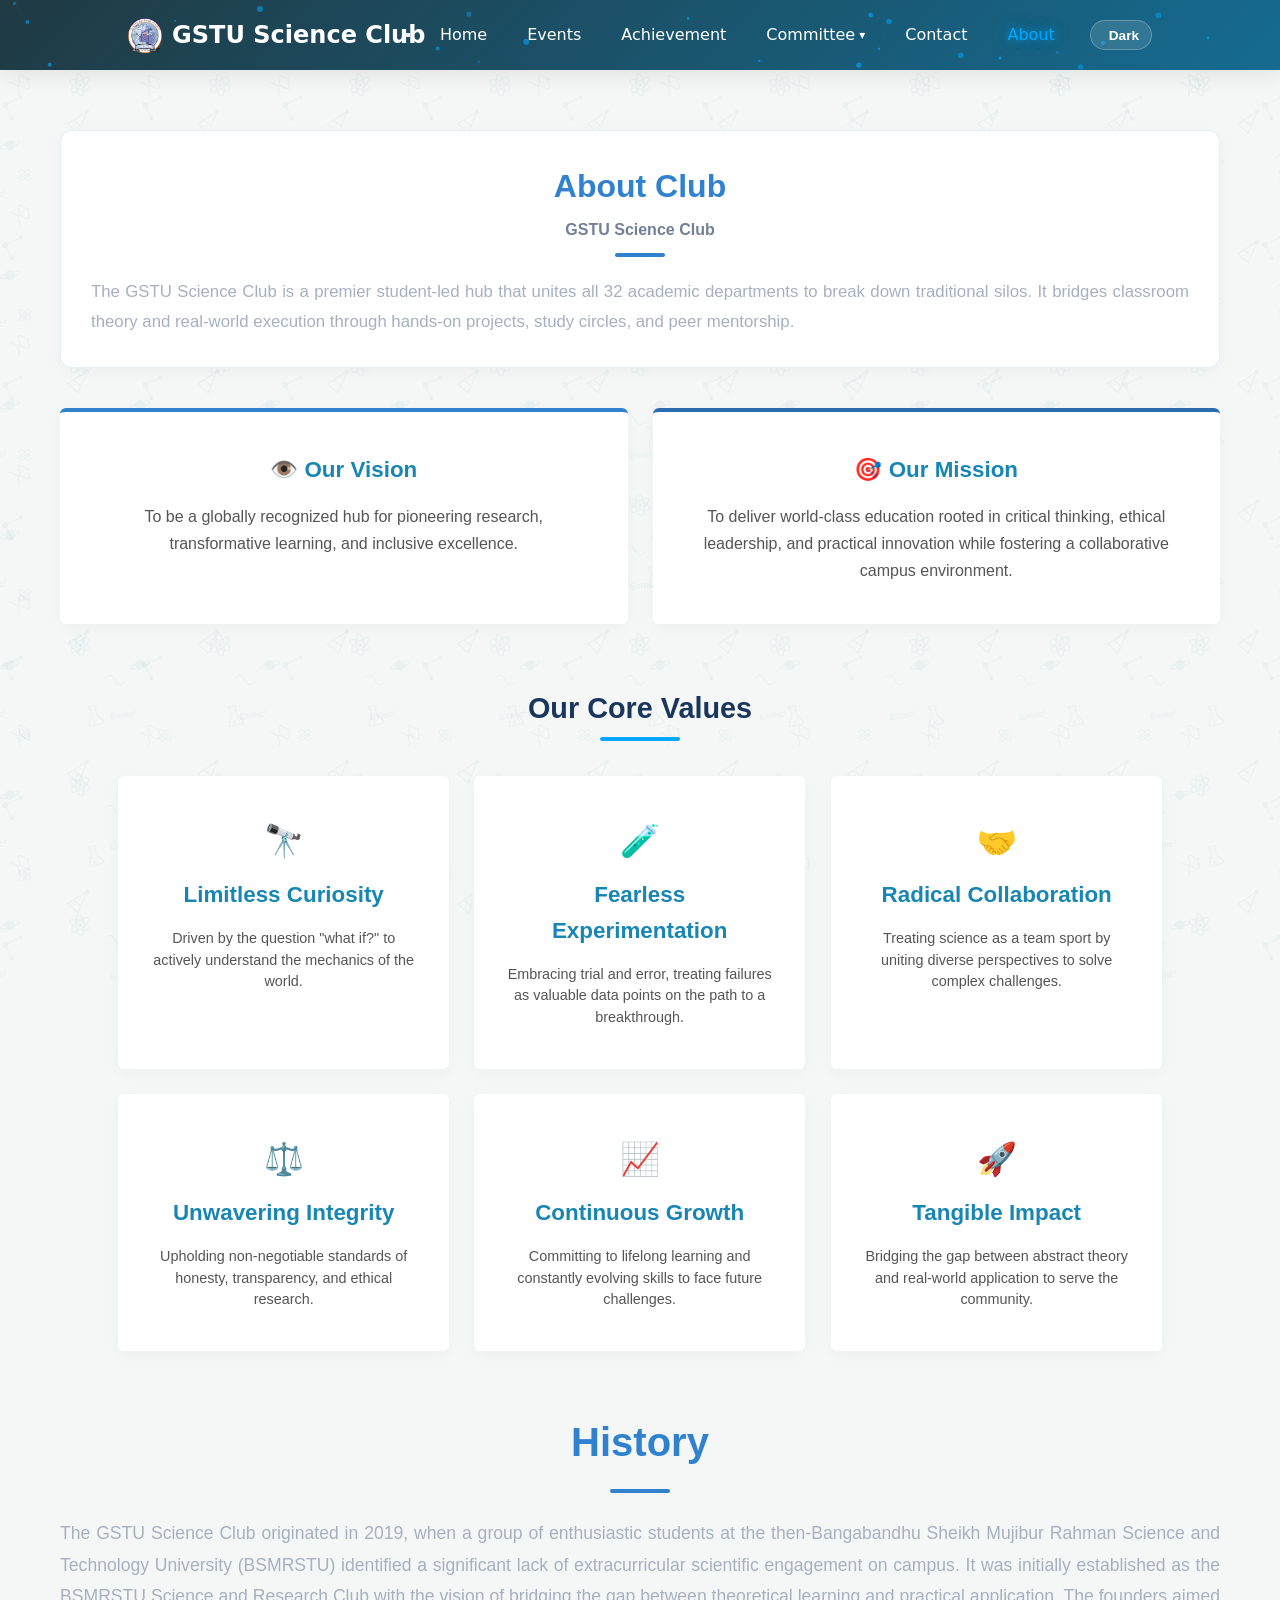
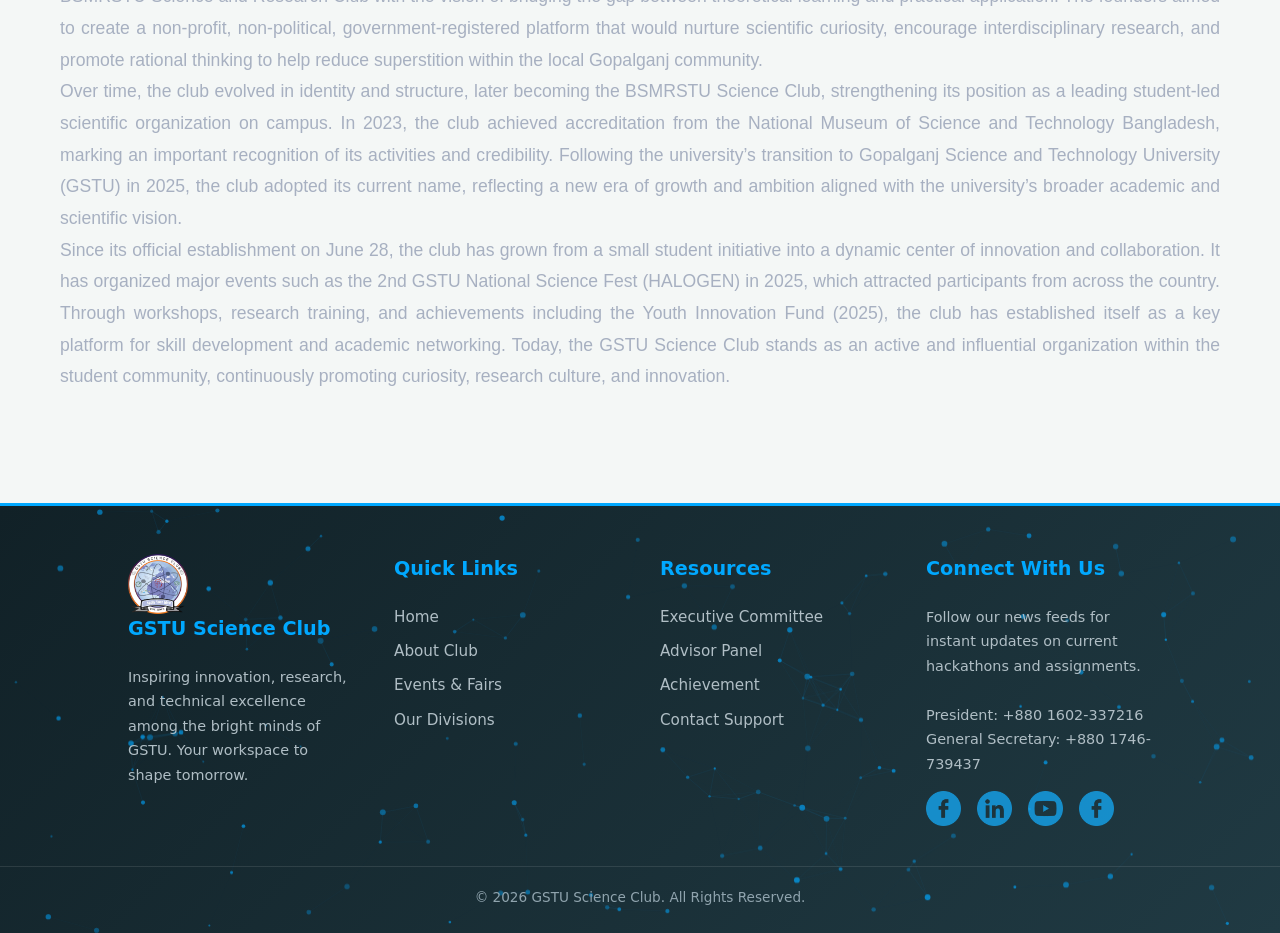
<file: about.html>
<!DOCTYPE html>
<html lang="en">
<head>
    <meta charset="UTF-8">
    <meta name="viewport" content="width=device-width, initial-scale=1.0">
    <title>About GSTU Science Club</title>
    <link rel="stylesheet" href="style.css">
</head>
<body>

    <universal-header></universal-header>

<section style="max-width: 1200px; margin: 0 auto; padding: 60px 20px; font-family: sans-serif; color: #333;">
    
        <div class="reveal-on-scroll" style="background: var(--card-bg); padding: 30px; border-radius: 12px; box-shadow: 0 4px 15px rgba(0,0,0,0.03); border: 1px solid rgba(24, 134, 181, 0.12); display: flex; flex-direction: column;">
            <div style="text-align: center; margin-bottom: 10px; width: 100%;">
                <h2 style="font-size: 2rem; color: #3182ce; margin: 0 0 5px 0;">About Club</h2>
                <span style="font-size: 1rem; color: #718096; font-weight: 500; display: block;"><b>GSTU Science Club</b></span>
            </div>
            <div style="width: 50px; height: 4px; background: #3182ce; margin: 0 auto 20px auto; border-radius: 2px;"></div>
            <p style="line-height: 1.8; color: #a7b0c1; font-size: 1.05rem; text-align: justify; margin: 0;">
                The GSTU Science Club is a premier student-led hub that unites all 32 academic departments to break down traditional silos. It bridges classroom theory and real-world execution through hands-on projects, study circles, and peer mentorship.
            </p>
        </div>

    <div class="grid reveal-on-scroll" style="margin-top: 40px; margin-bottom: 60px;">
        <div class="card" style="border-top: 4px solid #3182ce;">
            <h3 style="display: flex; align-items: center; justify-content: center; gap: 10px;">
                👁️ Our Vision
            </h3>
            <p style="line-height: 1.7; margin-top: 10px;">
                To be a globally recognized hub for pioneering research, transformative learning, and inclusive excellence.
            </p>
        </div>
        <div class="card" style="border-top: 4px solid #2b6cb0;">
            <h3 style="display: flex; align-items: center; justify-content: center; gap: 10px;">
                🎯 Our Mission
            </h3>
            <p style="line-height: 1.7; margin-top: 10px;">
                To deliver world-class education rooted in critical thinking, ethical leadership, and practical innovation while fostering a collaborative campus environment.
            </p>
        </div>
    </div>

    <div class="section-container reveal-on-scroll" style="margin: 0 auto 60px auto;">
        <h2 class="section-title" style="font-size: 1.8rem; margin-bottom: 35px; color: #1a365d;">Our Core Values</h2>
        
        <div class="grid">
            
            <div class="card reveal-on-scroll">
                <div style="font-size: 2rem; margin-bottom: 10px;">🔭</div>
                <h3>Limitless Curiosity</h3>
                <p style="font-size: 0.9rem; line-height: 1.5; margin-top: 10px;">Driven by the question "what if?" to actively understand the mechanics of the world.</p>
            </div>

            <div class="card reveal-on-scroll">
                <div style="font-size: 2rem; margin-bottom: 10px;">🧪</div>
                <h3>Fearless Experimentation</h3>
                <p style="font-size: 0.9rem; line-height: 1.5; margin-top: 10px;">Embracing trial and error, treating failures as valuable data points on the path to a breakthrough.</p>
            </div>

            <div class="card reveal-on-scroll">
                <div style="font-size: 2rem; margin-bottom: 10px;">🤝</div>
                <h3>Radical Collaboration</h3>
                <p style="font-size: 0.9rem; line-height: 1.5; margin-top: 10px;">Treating science as a team sport by uniting diverse perspectives to solve complex challenges.</p>
            </div>

            <div class="card reveal-on-scroll">
                <div style="font-size: 2rem; margin-bottom: 10px;">⚖️</div>
                <h3>Unwavering Integrity</h3>
                <p style="font-size: 0.9rem; line-height: 1.5; margin-top: 10px;">Upholding non-negotiable standards of honesty, transparency, and ethical research.</p>
            </div>

            <div class="card reveal-on-scroll">
                <div style="font-size: 2rem; margin-bottom: 10px;">📈</div>
                <h3>Continuous Growth</h3>
                <p style="font-size: 0.9rem; line-height: 1.5; margin-top: 10px;">Committing to lifelong learning and constantly evolving skills to face future challenges.</p>
            </div>

            <div class="card reveal-on-scroll">
                <div style="font-size: 2rem; margin-bottom: 10px;">🚀</div>
                <h3>Tangible Impact</h3>
                <p style="font-size: 0.9rem; line-height: 1.5; margin-top: 10px;">Bridging the gap between abstract theory and real-world application to serve the community.</p>
            </div>

        </div>
    </div>

    <div class="reveal-on-scroll" style="text-align: center; max-width: 1200px; margin: 0 auto 50px auto;">
        <h2 style="font-size: 2.5rem; color: #3182ce; margin-bottom: 15px;">History</h2>
        <div style="width: 60px; height: 4px; background: #3182ce; margin: 0 auto 25px auto; border-radius: 2px;"></div>
        <p style="line-height: 1.8; color: #a7b0c1; font-size: 1.1rem; text-align: justify;">
            The GSTU Science Club originated in 2019, when a group of enthusiastic students at the then-Bangabandhu Sheikh Mujibur Rahman Science and Technology University (BSMRSTU) identified a significant lack of extracurricular scientific engagement on campus. It was initially established as the BSMRSTU Science and Research Club with the vision of bridging the gap between theoretical learning and practical application. The founders aimed to create a non-profit, non-political, government-registered platform that would nurture scientific curiosity, encourage interdisciplinary research, and promote rational thinking to help reduce superstition within the local Gopalganj community.
        </p>

        <p style="line-height: 1.8; color: #a7b0c1; font-size: 1.1rem; text-align: justify;">
            Over time, the club evolved in identity and structure, later becoming the BSMRSTU Science Club, strengthening its position as a leading student-led scientific organization on campus. In 2023, the club achieved accreditation from the National Museum of Science and Technology Bangladesh, marking an important recognition of its activities and credibility. Following the university’s transition to Gopalganj Science and Technology University (GSTU) in 2025, the club adopted its current name, reflecting a new era of growth and ambition aligned with the university’s broader academic and scientific vision.
        </p>

        <p style="line-height: 1.8; color: #a7b0c1; font-size: 1.1rem; text-align: justify;">
            Since its official establishment on June 28, the club has grown from a small student initiative into a dynamic center of innovation and collaboration. It has organized major events such as the 2nd GSTU National Science Fest (HALOGEN) in 2025, which attracted participants from across the country. Through workshops, research training, and achievements including the Youth Innovation Fund (2025), the club has established itself as a key platform for skill development and academic networking. Today, the GSTU Science Club stands as an active and influential organization within the student community, continuously promoting curiosity, research culture, and innovation.
        </p>
    </div>

</section>

    <universal-footer></universal-footer>

    <script src="main.js"></script>
</body>
</html>
</file>
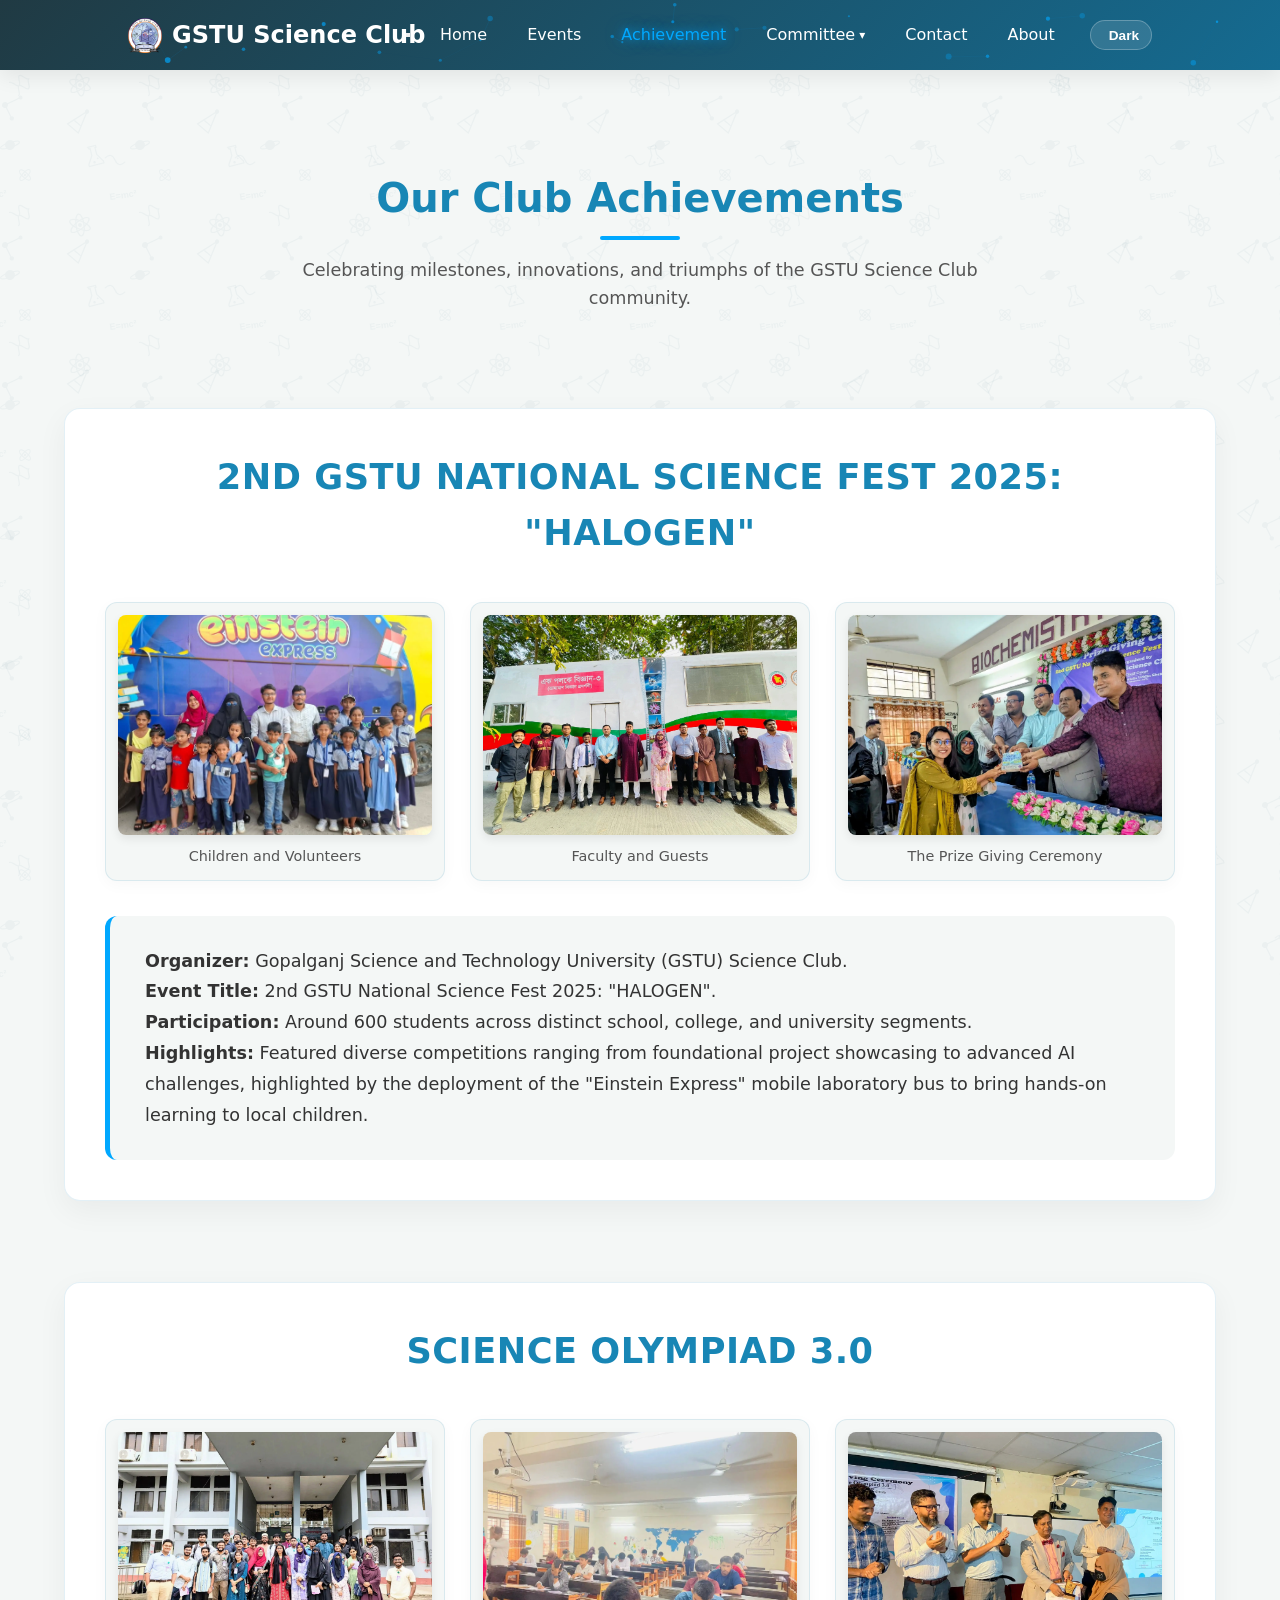
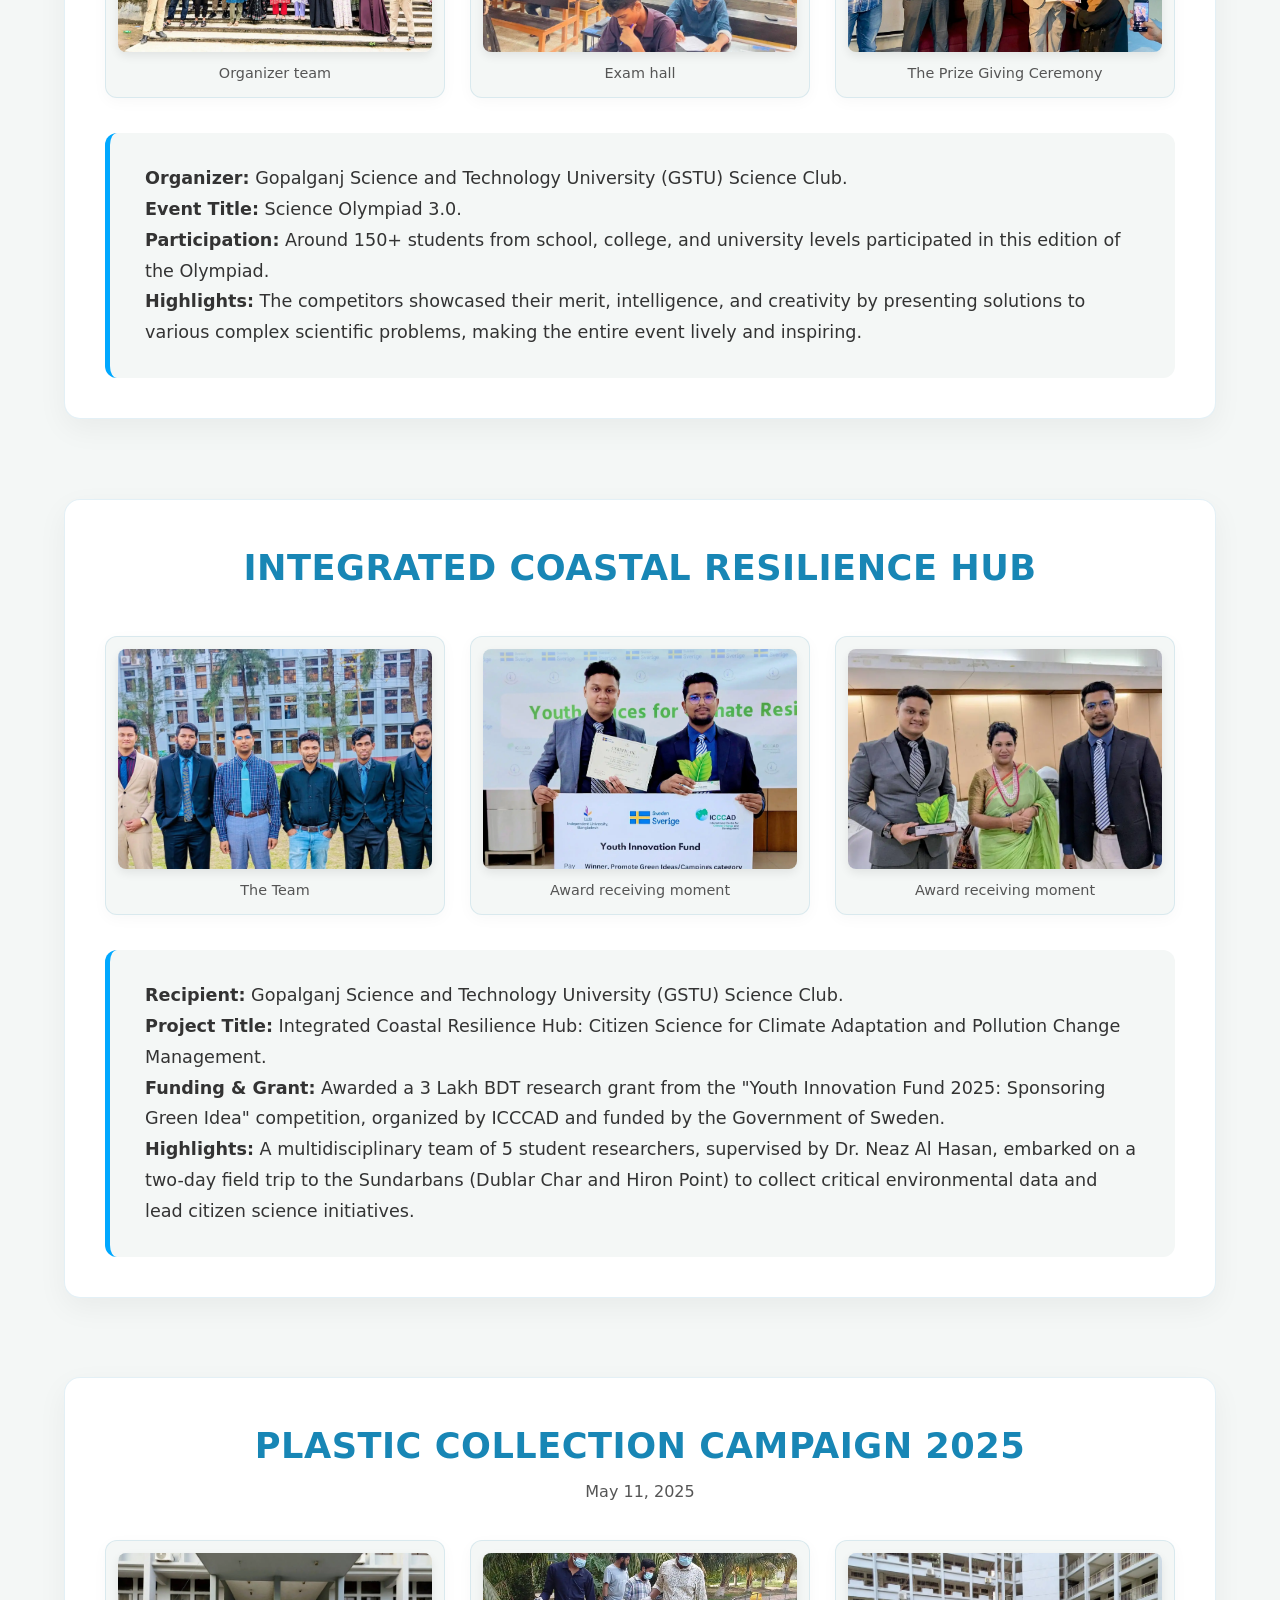
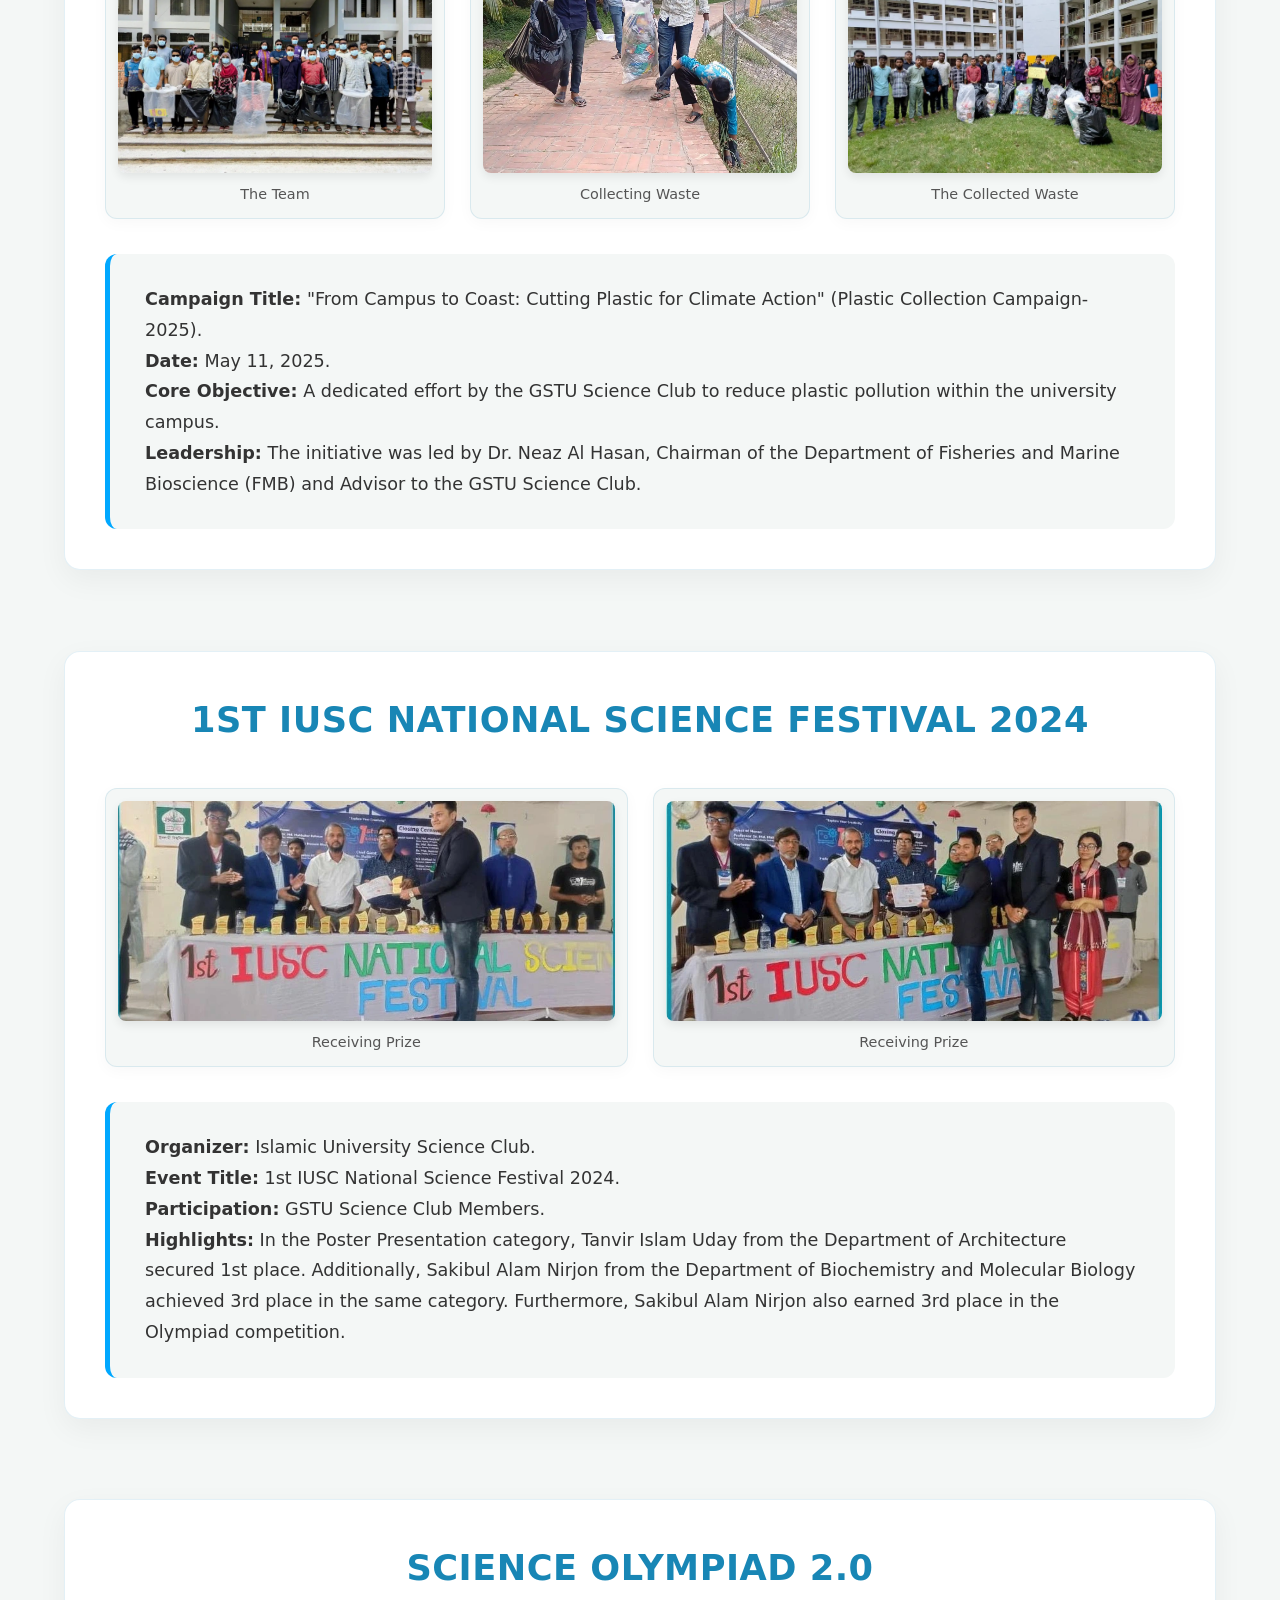
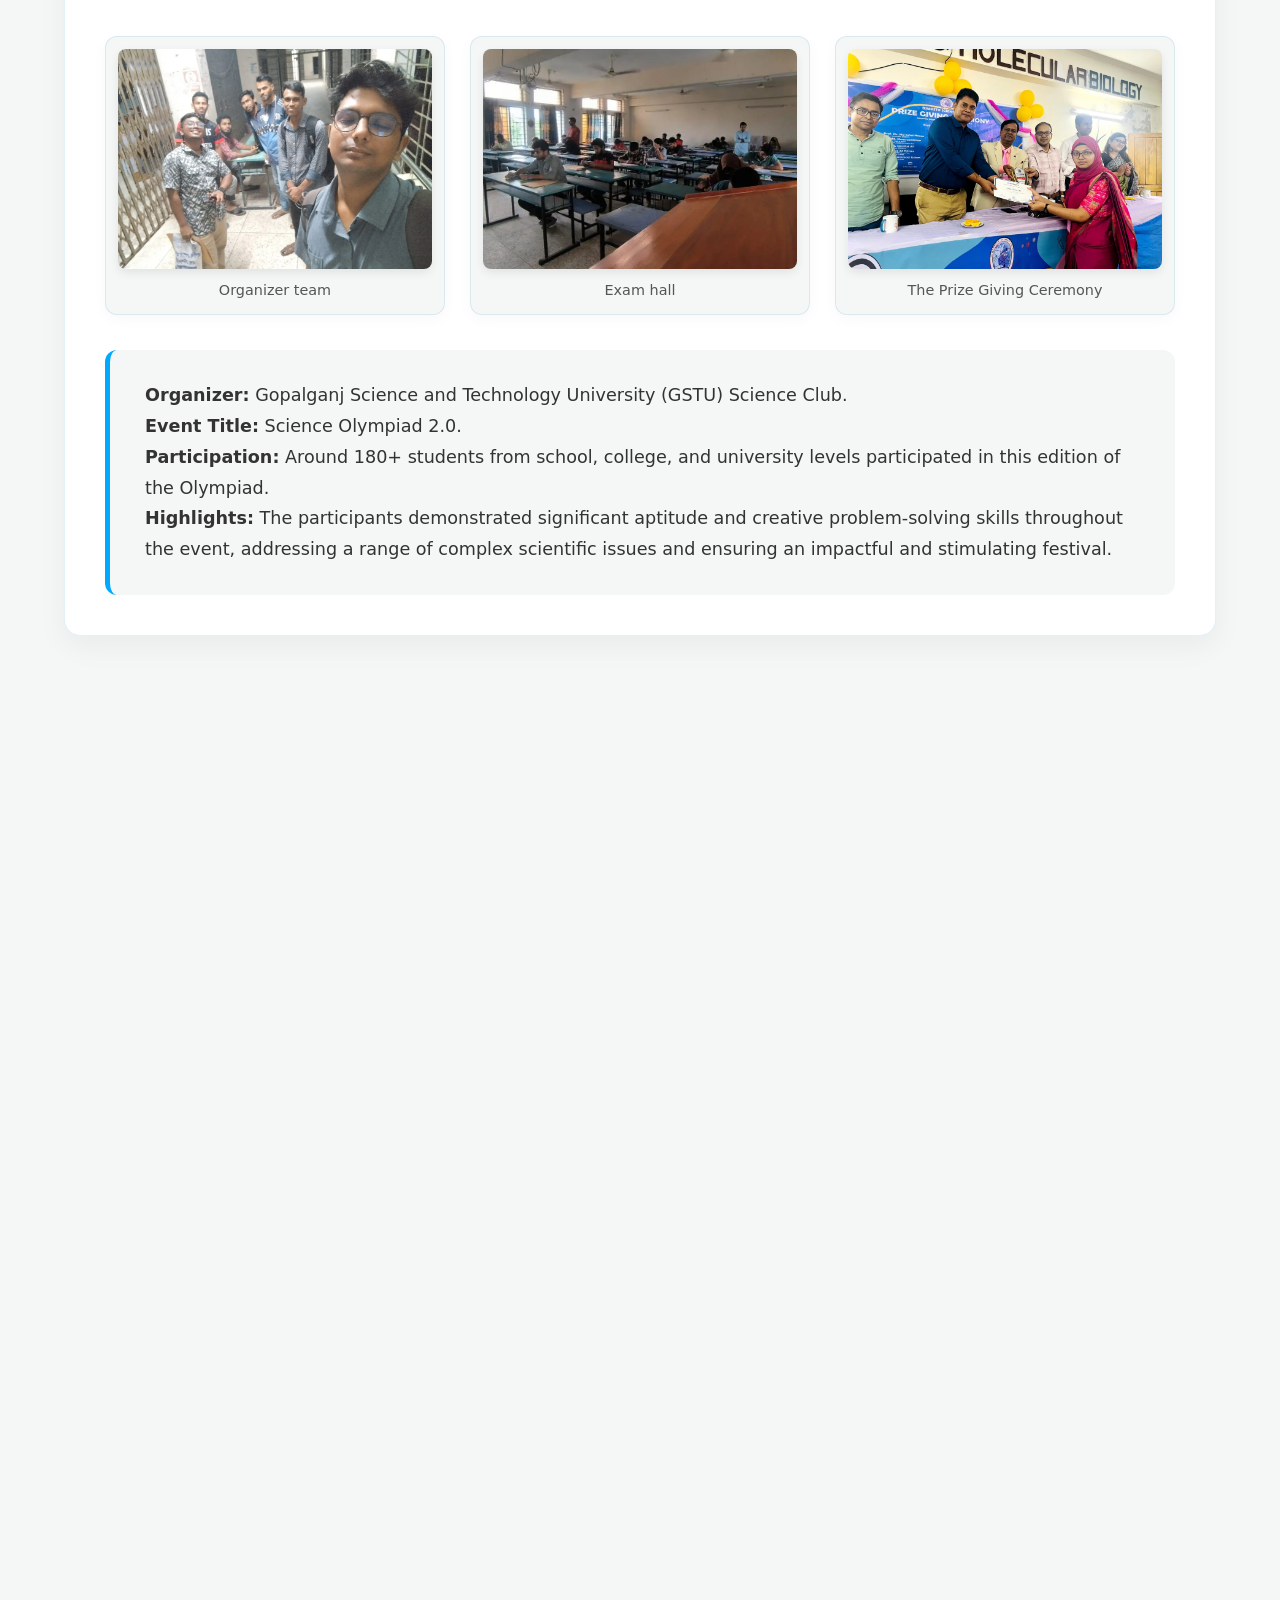
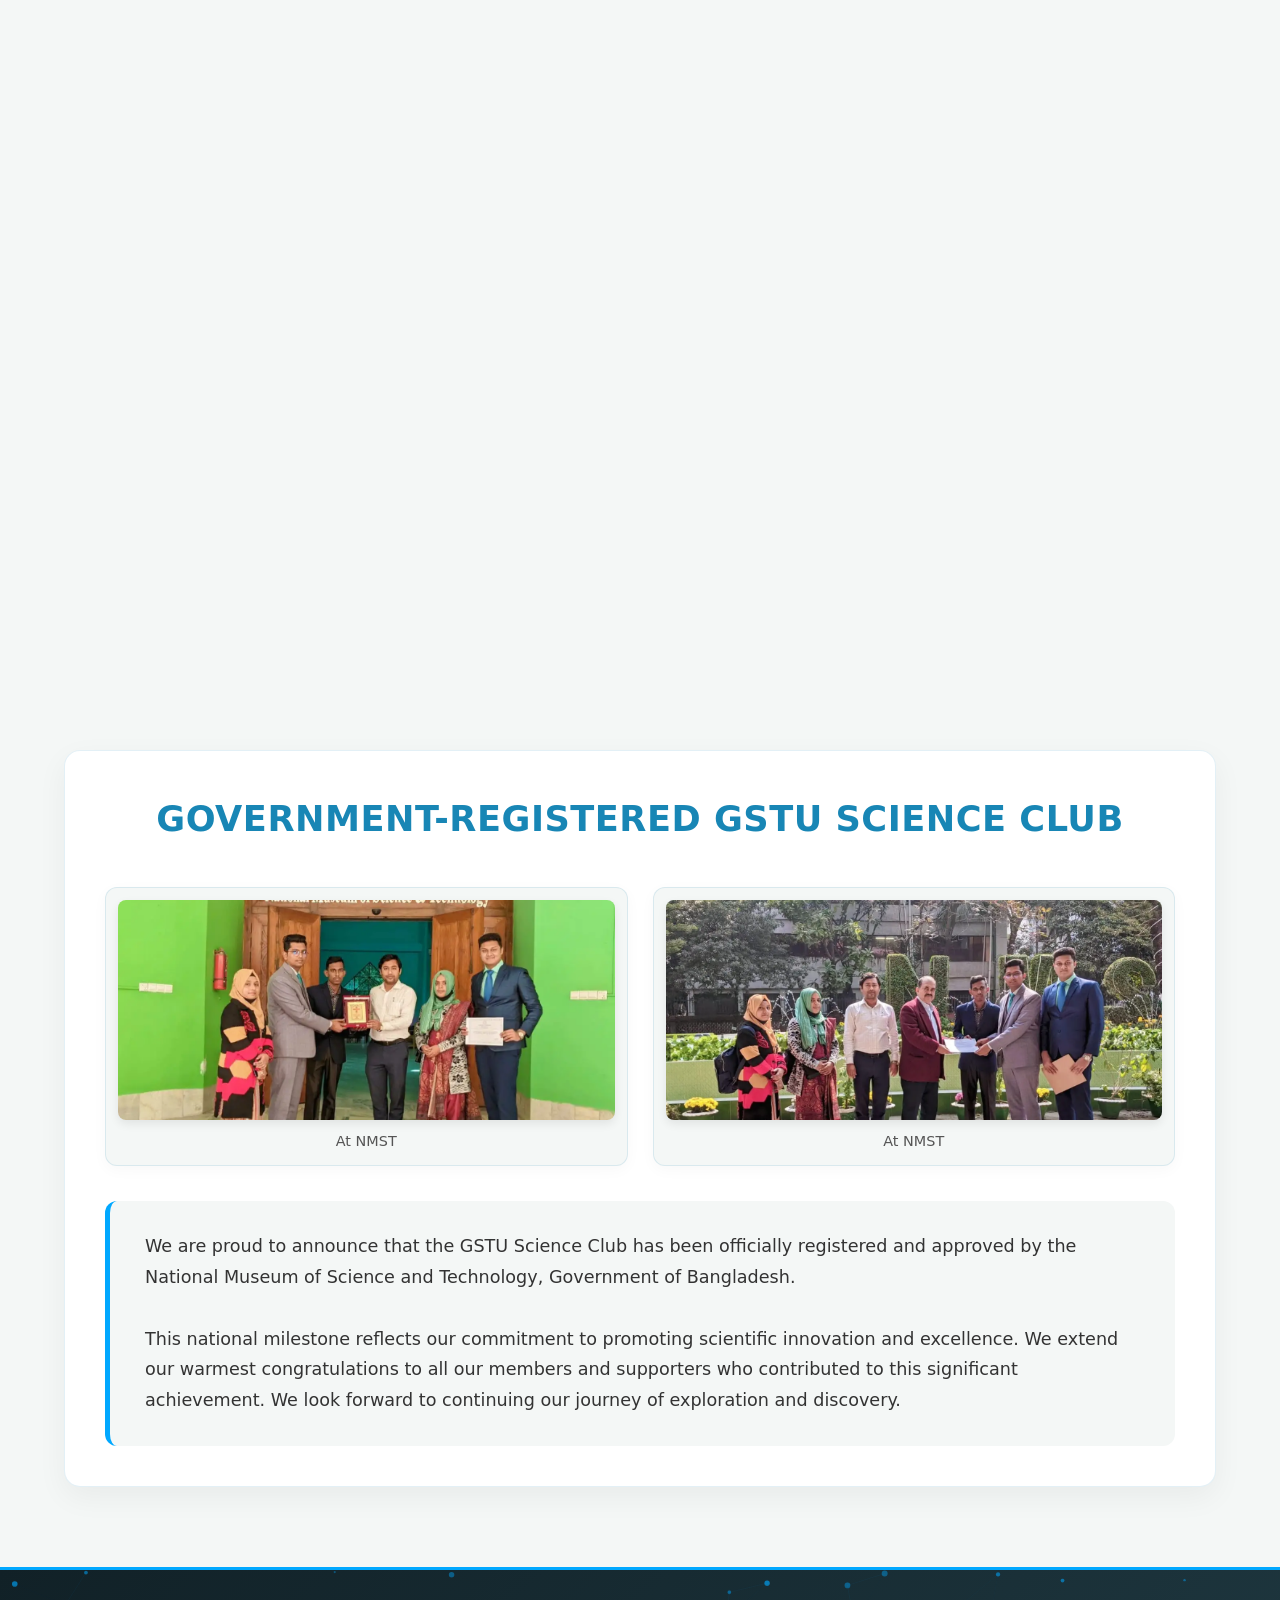
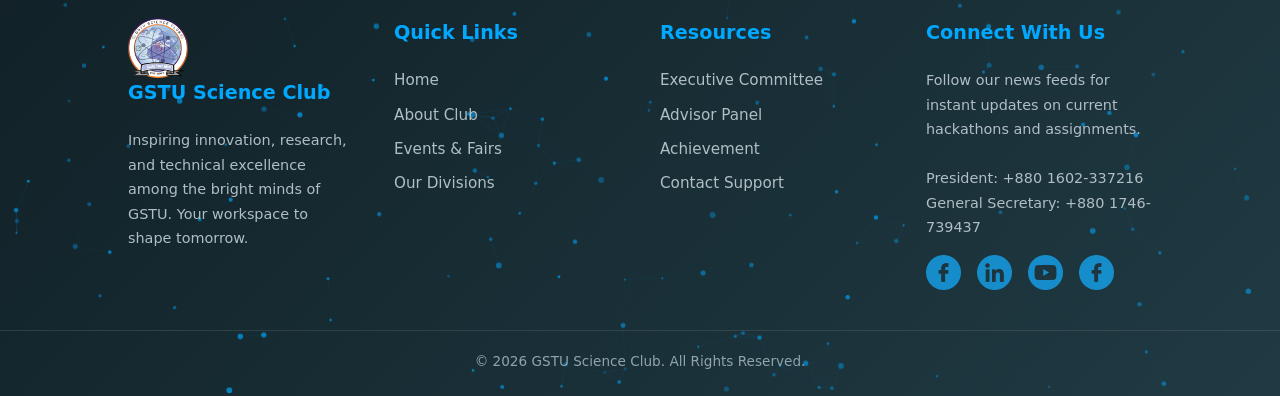
<file: achievement.html>
<!DOCTYPE html>
<html lang="en">
<head>
    <meta charset="UTF-8">
    <meta name="viewport" content="width=device-width, initial-scale=1.0">
    <title>Achievements - GSTU Science Club</title>
    <link rel="stylesheet" href="style.css">
</head>
<body>

    <universal-header></universal-header>

    <div class="section-container reveal-on-scroll" style="margin-bottom: 3rem; text-align: center; padding-top: 2rem;">
        <h2 class="section-title" style="font-size: 2.5rem; color: var(--primary-color, #0f5370);">Our Club Achievements</h2>
        <p class="section-subtitle" style="color: var(--text-muted, #666);">Celebrating milestones, innovations, and triumphs of the GSTU Science Club community.</p>
    </div>

    <div class="single-event-container reveal-on-scroll">
        <div class="event-header">
            <h2 class="event-title">2nd GSTU National Science Fest 2025: "HALOGEN"</h2>
        </div>

        <div class="event-photo-gallery">
            <div class="event-photo-card">
                <div class="event-img-wrapper">
                    <img src="image/fest 1.webp" alt="Children and Volunteers at GSTU Science Fest">
                </div>
                <div class="photo-caption">Children and Volunteers</div>
            </div>

            <div class="event-photo-card">
                <div class="event-img-wrapper">
                    <img src="image/fest 2.webp" alt="Faculty and Guests gathered at Science Fest">
                </div>
                <div class="photo-caption">Faculty and Guests</div>
            </div>

            <div class="event-photo-card">
                <div class="event-img-wrapper">
                    <img src="image/prize.webp" alt="The Prize Giving Ceremony">
                </div>
                <div class="photo-caption">The Prize Giving Ceremony</div>
            </div>
        </div>
        <div class="achievement-text-block">
            <p class="achievement-description">
                <b>Organizer:</b> Gopalganj Science and Technology University (GSTU) Science Club.
                <br>
                <b>Event Title:</b> 2nd GSTU National Science Fest 2025: "HALOGEN".
                <br>
                <b>Participation:</b> Around 600 students across distinct school, college, and university segments.
                <br>
                <b>Highlights:</b> Featured diverse competitions ranging from foundational project showcasing to advanced AI challenges, highlighted by the deployment of the "Einstein Express" mobile laboratory bus to bring hands-on learning to local children.
            </p>
        </div>
    </div>

    <div class="single-event-container reveal-on-scroll">
        <div class="event-header">
            <h2 class="event-title">Science Olympiad 3.0</h2>
        </div>

        <div class="event-photo-gallery">
            <div class="event-photo-card">
                <div class="event-img-wrapper">
                    <img src="image/o 3 1.webp" alt="Science Olympiad 3.0 Organizer team">
                </div>
                <div class="photo-caption">Organizer team</div>
            </div>

            <div class="event-photo-card">
                <div class="event-img-wrapper">
                    <img src="image/o 3 2.webp" alt="Students sitting in exam hall">
                </div>
                <div class="photo-caption">Exam hall</div>
            </div>

            <div class="event-photo-card">
                <div class="event-img-wrapper">
                    <img src="image/o 3 3.webp" alt="Prize giving ceremony for Science Olympiad 3.0">
                </div>
                <div class="photo-caption">The Prize Giving Ceremony</div>
            </div>
        </div>

        <div class="achievement-text-block">
            <p class="achievement-description">
                <b>Organizer:</b> Gopalganj Science and Technology University (GSTU) Science Club.
                <br>
                <b>Event Title:</b> Science Olympiad 3.0.
                <br>
                <b>Participation:</b> Around 150+ students from school, college, and university levels participated in this edition of the Olympiad.
                <br>
                <b>Highlights:</b> The competitors showcased their merit, intelligence, and creativity by presenting solutions to various complex scientific problems, making the entire event lively and inspiring.
            </p>
        </div>
    </div>

    <div class="single-event-container reveal-on-scroll">
        <div class="event-header">
            <h2 class="event-title">Integrated Coastal Resilience Hub</h2>
        </div>

        <div class="event-photo-gallery">
            <div class="event-photo-card">
                <div class="event-img-wrapper">
                    <img src="image/cr4.webp" alt="Coastal Resilience Hub Team">
                </div>
                <div class="photo-caption">The Team</div>
            </div>

            <div class="event-photo-card">
                <div class="event-img-wrapper">
                    <img src="image/cr5.webp" alt="Award receiving moment for grant">
                </div>
                <div class="photo-caption">Award receiving moment</div>
            </div>

            <div class="event-photo-card">
                <div class="event-img-wrapper">
                    <img src="image/cr3.webp" alt="Award presentation photo">
                </div>
                <div class="photo-caption">Award receiving moment</div>
            </div>
        </div>

        <div class="achievement-text-block">
            <p class="achievement-description">
                <b>Recipient:</b> Gopalganj Science and Technology University (GSTU) Science Club.
                <br>
                <b>Project Title:</b> Integrated Coastal Resilience Hub: Citizen Science for Climate Adaptation and Pollution Change Management.
                <br>
                <b>Funding & Grant:</b> Awarded a 3 Lakh BDT research grant from the "Youth Innovation Fund 2025: Sponsoring Green Idea" competition, organized by ICCCAD and funded by the Government of Sweden.
                <br>
                <b>Highlights:</b> A multidisciplinary team of 5 student researchers, supervised by Dr. Neaz Al Hasan, embarked on a two-day field trip to the Sundarbans (Dublar Char and Hiron Point) to collect critical environmental data and lead citizen science initiatives.
            </p>
        </div>
    </div>

    <div class="single-event-container reveal-on-scroll">
        <div class="event-header">
            <h2 class="event-title">PLASTIC COLLECTION CAMPAIGN 2025</h2>
            <span class="event-date">May 11, 2025</span>
        </div>

        <div class="event-photo-gallery">
            <div class="event-photo-card">
                <div class="event-img-wrapper">
                    <img src="image/plastic 2.webp" alt="Plastic collection campaign team">
                </div>
                <div class="photo-caption">The Team</div>
            </div>

            <div class="event-photo-card">
                <div class="event-img-wrapper">
                    <img src="image/plastic 1.webp" alt="Volunteers collecting plastic waste">
                </div>
                <div class="photo-caption">Collecting Waste</div>
            </div>

            <div class="event-photo-card">
                <div class="event-img-wrapper">
                    <img src="image/plastic.webp" alt="Collected plastic waste piles">
                </div>
                <div class="photo-caption">The Collected Waste</div>
            </div>
        </div>

        <div class="achievement-text-block">
            <p class="achievement-description">
                <b>Campaign Title:</b> "From Campus to Coast: Cutting Plastic for Climate Action" (Plastic Collection Campaign-2025).
                <br>
                <b>Date:</b> May 11, 2025.
                <br>
                <b>Core Objective:</b> A dedicated effort by the GSTU Science Club to reduce plastic pollution within the university campus.
                <br>
                <b>Leadership:</b> The initiative was led by Dr. Neaz Al Hasan, Chairman of the Department of Fisheries and Marine Bioscience (FMB) and Advisor to the GSTU Science Club.
            </p>
        </div>
    </div>

    <div class="single-event-container reveal-on-scroll">
        <div class="event-header">
            <h2 class="event-title">1st IUSC National Science Festival 2024</h2>
        </div>

        <div class="event-photo-gallery">
            <div class="event-photo-card">
                <div class="event-img-wrapper">
                    <img src="image/a.webp" alt="Receiving Prize at 1st IUSC National Science Festival">
                </div>
                <div class="photo-caption">Receiving Prize</div>
            </div>

            <div class="event-photo-card">
                <div class="event-img-wrapper">
                    <img src="image/a2.webp" alt="Receiving second prize at 1st IUSC National Science Festival">
                </div>
                <div class="photo-caption">Receiving Prize</div>
            </div>
        </div>
        
        <div class="achievement-text-block">
            <p class="achievement-description">
                <b>Organizer:</b> Islamic University Science Club.
                <br>
                <b>Event Title:</b> 1st IUSC National Science Festival 2024.
                <br>
                <b>Participation:</b> GSTU Science Club Members.
                <br>
                <b>Highlights:</b> In the Poster Presentation category, Tanvir Islam Uday from the Department of Architecture secured 1st place. Additionally, Sakibul Alam Nirjon from the Department of Biochemistry and Molecular Biology achieved 3rd place in the same category. Furthermore, Sakibul Alam Nirjon also earned 3rd place in the Olympiad competition.
            </p>
        </div>
    </div>

    <div class="single-event-container reveal-on-scroll">
        <div class="event-header">
            <h2 class="event-title">Science Olympiad 2.0</h2>
        </div>

        <div class="event-photo-gallery">
            <div class="event-photo-card">
                <div class="event-img-wrapper">
                    <img src="image/o 2 3.webp" alt="Organizing team for Science Olympiad 2.0">
                </div>
                <div class="photo-caption">Organizer team</div>
            </div>

            <div class="event-photo-card">
                <div class="event-img-wrapper">
                    <img src="image/o 2 1.webp" alt="Students in exam hall for Science Olympiad 2.0">
                </div>
                <div class="photo-caption">Exam hall</div>
            </div>

            <div class="event-photo-card">
                <div class="event-img-wrapper">
                    <img src="image/o 2 2.webp" alt="Prize giving ceremony for Science Olympiad 2.0">
                </div>
                <div class="photo-caption">The Prize Giving Ceremony</div>
            </div>
        </div>

        <div class="achievement-text-block">
            <p class="achievement-description">
                <b>Organizer:</b> Gopalganj Science and Technology University (GSTU) Science Club.
                <br>
                <b>Event Title:</b> Science Olympiad 2.0.
                <br>
                <b>Participation:</b> Around 180+ students from school, college, and university levels participated in this edition of the Olympiad.
                <br>
                <b>Highlights:</b> The participants demonstrated significant aptitude and creative problem-solving skills throughout the event, addressing a range of complex scientific issues and ensuring an impactful and stimulating festival.
            </p>
        </div>
    </div>

    <div class="single-event-container reveal-on-scroll">
        <div class="event-header">
            <h2 class="event-title">Bangabandhu National Science Fest 2023</h2>
        </div>

        <div class="event-photo-gallery">
            <div class="event-photo-card">
                <div class="event-img-wrapper">
                    <img src="image/f 2.webp" alt="Test module at Science Fest">
                </div>
                <div class="photo-caption">Test</div>
            </div>

            <div class="event-photo-card">
                <div class="event-img-wrapper">
                    <img src="image/f 1.webp" alt="Project showcase presentation">
                </div>
                <div class="photo-caption">Project Show</div>
            </div>

            <div class="event-photo-card">
                <div class="event-img-wrapper">
                    <img src="image/f 3.webp" alt="Prize giving ceremony at Bangabandhu National Science Fest">
                </div>
                <div class="photo-caption">The Prize Giving Ceremony</div>
            </div>
        </div>

        <div class="achievement-text-block">
            <p class="achievement-description">
                <b>Organizer:</b> Gopalganj Science and Technology University (GSTU) Science Club.
                <br>
                <b>Event Title:</b> Bangabandhu National Science Fest 2023.
                <br>
                <b>Participation:</b> Around 600 students across distinct school, college, and university segments.
                <br>
                <b>Highlights:</b> The festival featured a diverse array of competitions, spanning from foundational project showcases to advanced challenges. A standout feature was the deployment of the "Einstein Express" mobile laboratory, which provided local children with engaging, hands-on learning experiences.
            </p>
        </div>
    </div>

    <div class="single-event-container reveal-on-scroll">
        <div class="event-header">
            <h2 class="event-title">Winter Olympiad 2023</h2>
        </div>

        <div class="event-photo-gallery">
            <div class="event-photo-card">
                <div class="event-img-wrapper">
                    <img src="image/wo 1.webp" alt="Winter Olympiad 2023 Organizing Team">
                </div>
                <div class="photo-caption">Organizing Team</div>
            </div>

            <div class="event-photo-card">
                <div class="event-img-wrapper">
                    <img src="image/wo 3.webp" alt="Exam hall during Winter Olympiad">
                </div>
                <div class="photo-caption">Exam hall</div>
            </div>

            <div class="event-photo-card">
                <div class="event-img-wrapper">
                    <img src="image/wo 2.webp" alt="Prize giving ceremony for Winter Olympiad">
                </div>
                <div class="photo-caption">The Prize Giving Ceremony</div>
            </div>
        </div>

        <div class="achievement-text-block">
            <p class="achievement-description">
                <b>Organizer:</b> Gopalganj Science and Technology University (GSTU) Science Club.
                <br>
                <b>Event Title:</b> Winter Olympiad 2023.
                <br>
                <b>Participation:</b> Around 150+ students from school, college, and university levels participated in this edition of the Olympiad.
                <br>
                <b>Highlights:</b> Participants showcased their talent and innovative problem-solving abilities by addressing complex scientific challenges, which made the festival both impactful and stimulating.
            </p>
        </div>
    </div>

    <div class="single-event-container reveal-on-scroll">
        <div class="event-header">
            <h2 class="event-title">Government-Registered GSTU Science Club</h2>
        </div>

        <div class="event-photo-gallery">
            <div class="event-photo-card">
                <div class="event-img-wrapper">
                    <img src="image/nmst.webp" alt="GSTU Science Club members at NMST">
                </div>
                <div class="photo-caption">At NMST</div>
            </div>

            <div class="event-photo-card">
                <div class="event-img-wrapper">
                    <img src="image/nmst 1.webp" alt="GSTU Science Club members visiting NMST">
                </div>
                <div class="photo-caption">At NMST</div>
            </div>
        </div>

        <div class="achievement-text-block">
            <p class="achievement-description">
                We are proud to announce that the GSTU Science Club has been officially registered and approved by the National Museum of Science and Technology, Government of Bangladesh.
                <br><br>
                This national milestone reflects our commitment to promoting scientific innovation and excellence. We extend our warmest congratulations to all our members and supporters who contributed to this significant achievement. We look forward to continuing our journey of exploration and discovery.
            </p>
        </div>
    </div>

    <universal-footer></universal-footer>

    <script src="main.js"></script>
</body>
</html>
</file>
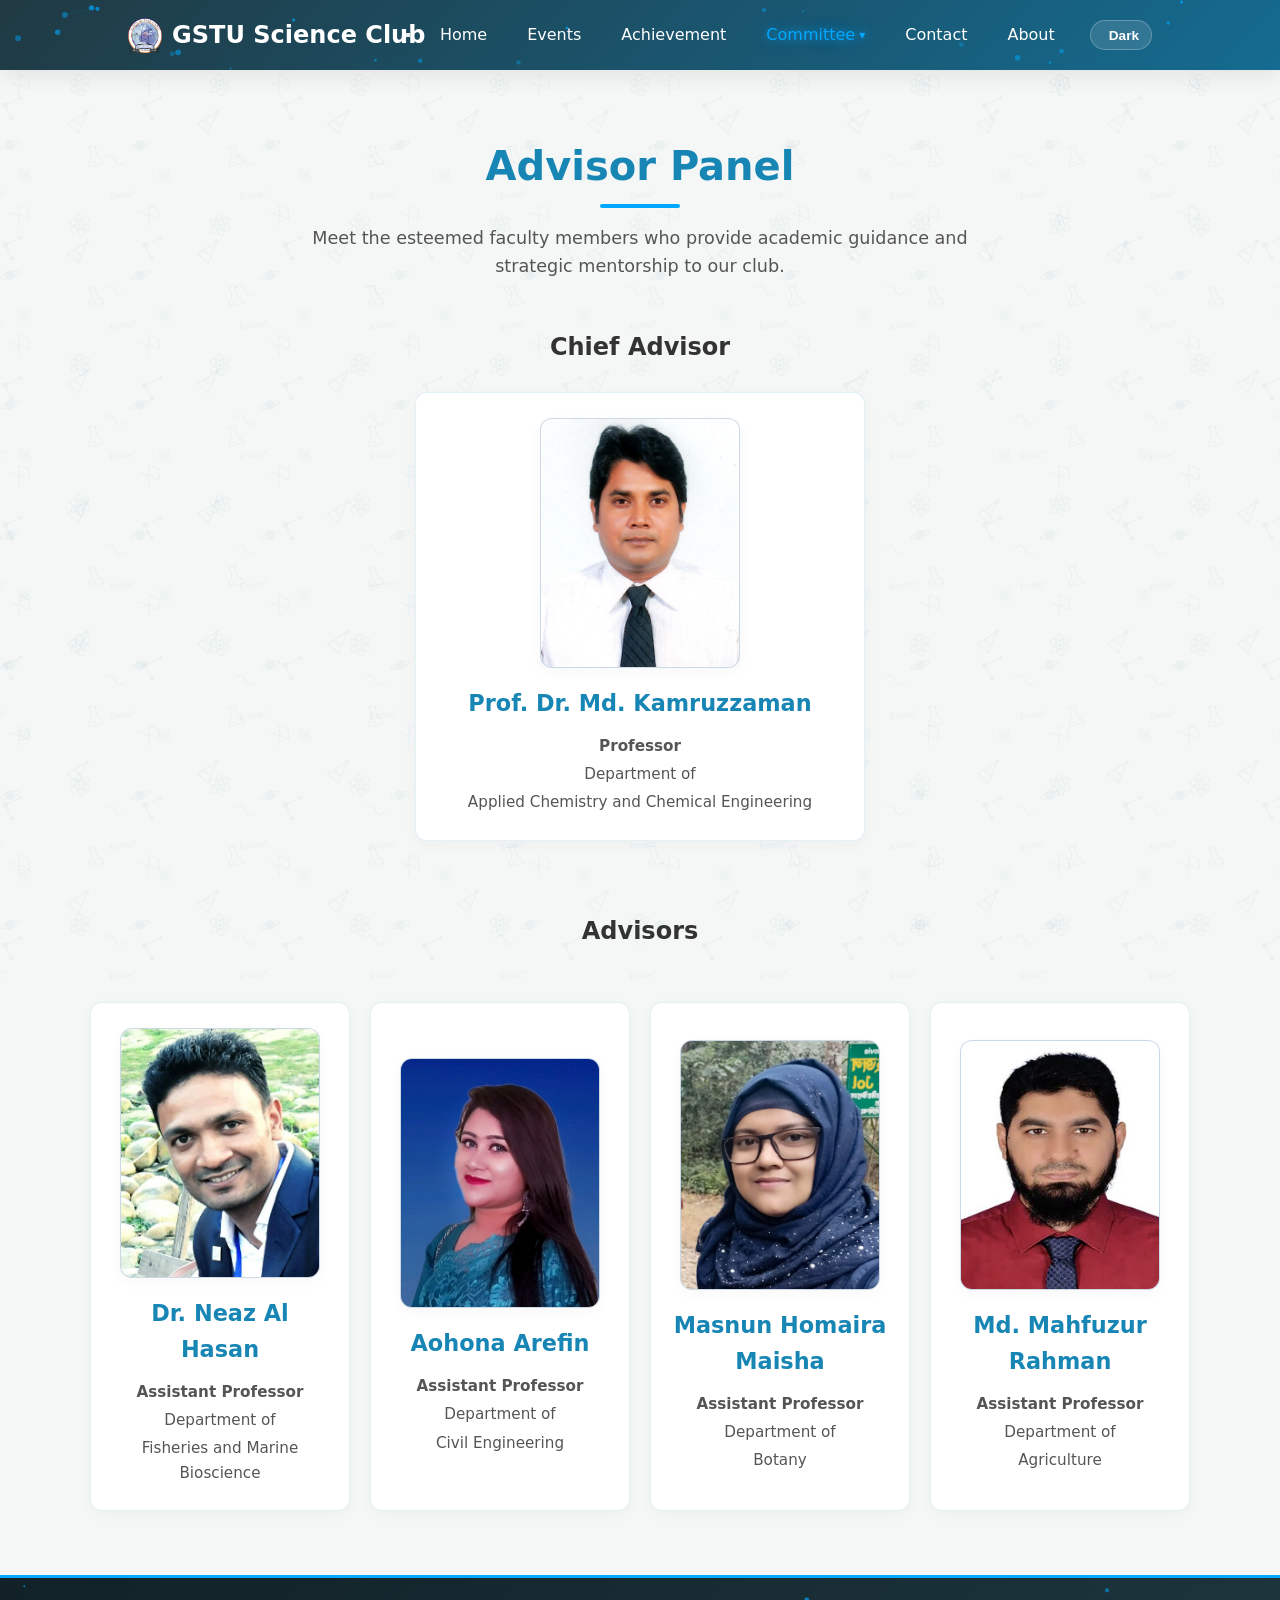
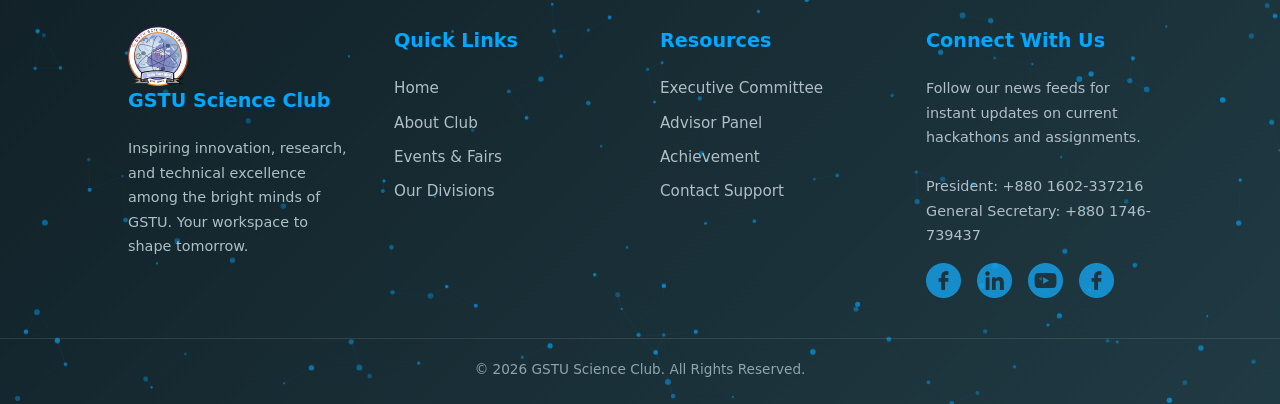
<file: advisor.html>
<!DOCTYPE html>
<html lang="en">
<head>
    <meta charset="UTF-8">
    <meta name="viewport" content="width=device-width, initial-scale=1.0">
    <title>Advisor Panel - GSTU Science Club</title>
    <link rel="stylesheet" href="style.css">
</head>
<body>

    <universal-header></universal-header>

    <div class="section-container">
        <h2 class="section-title">Advisor Panel</h2>
        <p class="section-subtitle">Meet the esteemed faculty members who provide academic guidance and strategic mentorship to our club.</p>

        <div class="committee-accordion">
                                
                    <h2 align="center" class="reveal-on-scroll">Chief Advisor</h2> <br>
                    <div class="chief-container reveal-on-scroll">
                        <div class="card interactive-advisor-card reveal-on-scroll">
                            <!-- Photo at the top -->
                            <div class="advisor-photo">
                                <img src="image/CA.webp" alt="Dr. Md. Kamruzzaman">
                            </div>
                            <h3>Prof. Dr. Md. Kamruzzaman</h3>
                            <p class="dept"><b>Professor</b></p>
                            <p class="dept">Department of</p>
                            <p class="dept">Applied Chemistry and Chemical Engineering</p>
                        </div>
                    </div><br><br>

                    <h2 align="center" class="reveal-on-scroll">Advisors</h2> <br><br>
                    <div class="advisors-row-grid reveal-on-scroll">
                        <div class="card interactive-advisor-card reveal-on-scroll">
                            <!-- Photo at the top -->
                            <div class="advisor-photo">
                                <img src="image/a1.webp" alt="Dr. Neaz Al Hasan">
                            </div>
                            <h3>Dr. Neaz Al Hasan</h3>
                            <p class="dept"><b>Assistant Professor</b></p>
                            <p class="dept">Department of</p>
                            <p class="dept">Fisheries and Marine Bioscience</p>
                        </div>
                        
                        <div class="card interactive-advisor-card reveal-on-scroll">
                            <!-- Photo at the top -->
                            <div class="advisor-photo">
                                <img src="image/c3.webp" alt="Aohona Arefin">
                            </div>
                            <h3>Aohona Arefin</h3>
                            <p class="dept"><b>Assistant Professor</b></p>
                            <p class="dept">Department of</p>
                            <p class="dept">Civil Engineering</p>
                        </div>
                        
                        <div class="card interactive-advisor-card reveal-on-scroll">
                            <!-- Photo at the top -->
                            <div class="advisor-photo">
                                <img src="image/c2.webp" alt="Masnun Homaira Maisha">
                            </div>
                            <h3>Masnun Homaira Maisha</h3>
                            <p class="dept"><b>Assistant Professor</b></p>
                            <p class="dept">Department of</p>
                            <p class="dept">Botany</p>
                        </div>
                        
                        <div class="card interactive-advisor-card reveal-on-scroll">
                            <!-- Photo at the top -->
                            <div class="advisor-photo">
                                <img src="image/c4.webp" alt="Md. Mahfuzur Rahman">
                            </div>
                            <h3>Md. Mahfuzur Rahman</h3>
                            <p class="dept"><b>Assistant Professor</b></p>
                            <p class="dept">Department of</p>
                            <p class="dept">Agriculture</p>
                        </div>
                    </div>
        </div>
    </div>

    <universal-footer></universal-footer>

    <script src="main.js"></script>
</body>
</html>
</file>
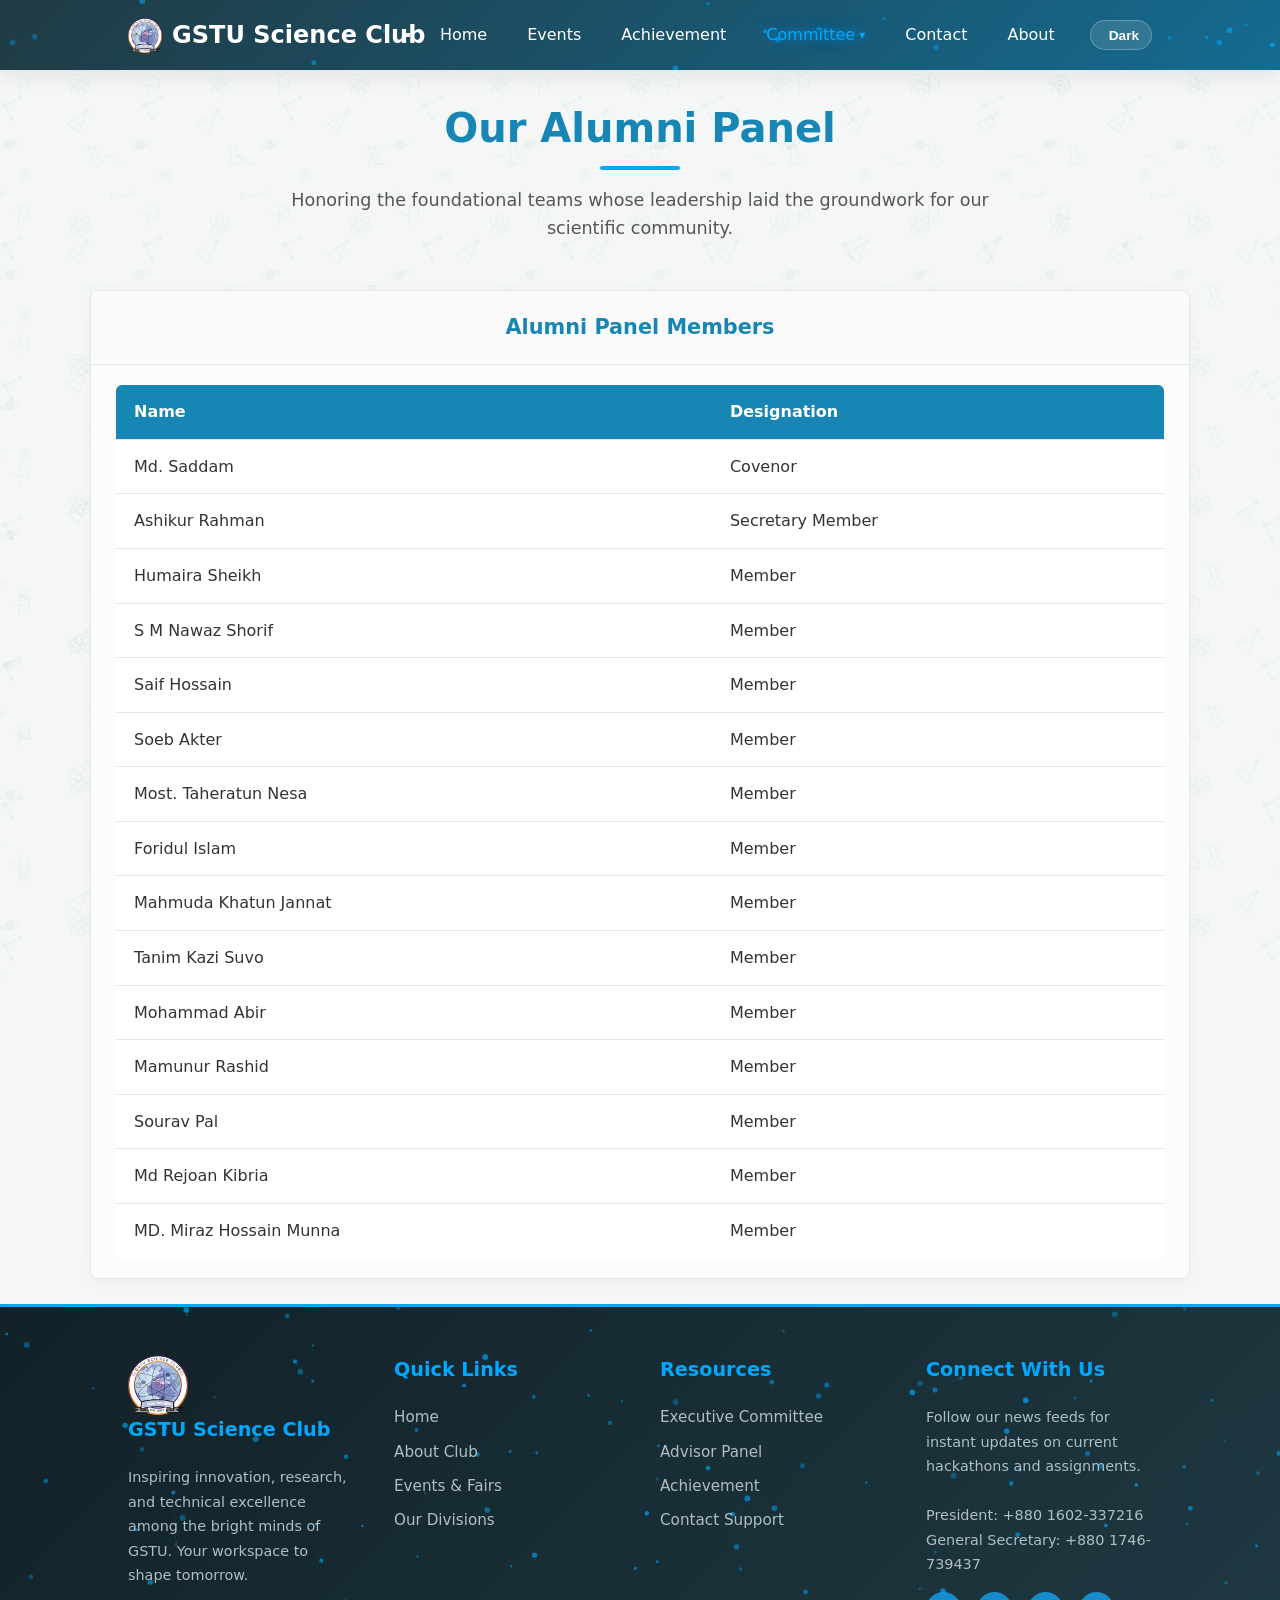
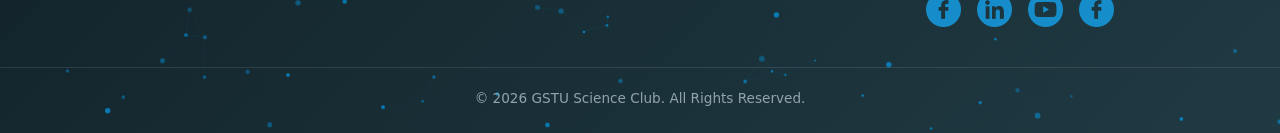
<file: alumni.html>
<!DOCTYPE html>
<html lang="en">
<head>
    <meta charset="UTF-8">
    <meta name="viewport" content="width=device-width, initial-scale=1.0">
    <title>Alumni Panel - GSTU Science Club</title>
    <link rel="stylesheet" href="style.css">
</head>
<body>

    <universal-header></universal-header>
<br>
    <div align="center">
        <h2 class="section-title">Our Alumni Panel</h2>
        <p class="section-subtitle">Honoring the foundational teams whose leadership laid the groundwork for our scientific community.</p>

        <div class="committee-panel-container">
            <div class="committee-panel">
                <h3 class="panel-title">Alumni Panel Members</h3>
                <div class="panel-content">
                    <table class="list-table">
                        <thead>
                            <tr>
                                <th>Name</th>
                                <th>Designation</th>
                            </tr>
                        </thead>
                        <tbody>
                            <tr>
                                <td>Md. Saddam</td>
                                <td>Covenor</td>
                            </tr>
                            <tr>
                                <td>Ashikur Rahman</td>
                                <td>Secretary Member</td>
                            </tr>
                            <tr>
                                <td>Humaira Sheikh</td>
                                <td>Member</td>
                            </tr>
                            <tr>
                                <td>S M Nawaz Shorif</td>
                                <td>Member</td>
                            </tr>
                            <tr>
                                <td>Saif Hossain</td>
                                <td>Member</td>
                            </tr>
                            <tr>
                                <td>Soeb Akter</td>
                                <td>Member</td>
                            </tr>
                            <tr>
                                <td>Most. Taheratun Nesa</td>
                                <td>Member</td>
                            </tr>
                            <tr>
                                <td>Foridul Islam</td>
                                <td>Member</td>
                            </tr>
                            <tr>
                                <td>Mahmuda Khatun Jannat</td>
                                <td>Member</td>
                            </tr>
                            <tr>
                                <td>Tanim Kazi Suvo</td>
                                <td>Member</td>
                            </tr>
                            <tr>
                                <td>Mohammad Abir</td>
                                <td>Member</td>
                            </tr>
                            <tr>
                                <td>Mamunur Rashid</td>
                                <td>Member</td>
                            </tr>
                            <tr>
                                <td>Sourav Pal</td>
                                <td>Member</td>
                            </tr>
                            <tr>
                                <td>Md Rejoan Kibria</td>
                                <td>Member</td>
                            </tr>
                            <tr>
                                <td>MD. Miraz Hossain Munna</td>
                                <td>Member</td>
                            </tr>
                        </tbody>
                    </table>
                </div>
            </div>
        </div>
    </div>

    <universal-footer></universal-footer>

    <script src="main.js"></script>
</body>
</html>
</file>
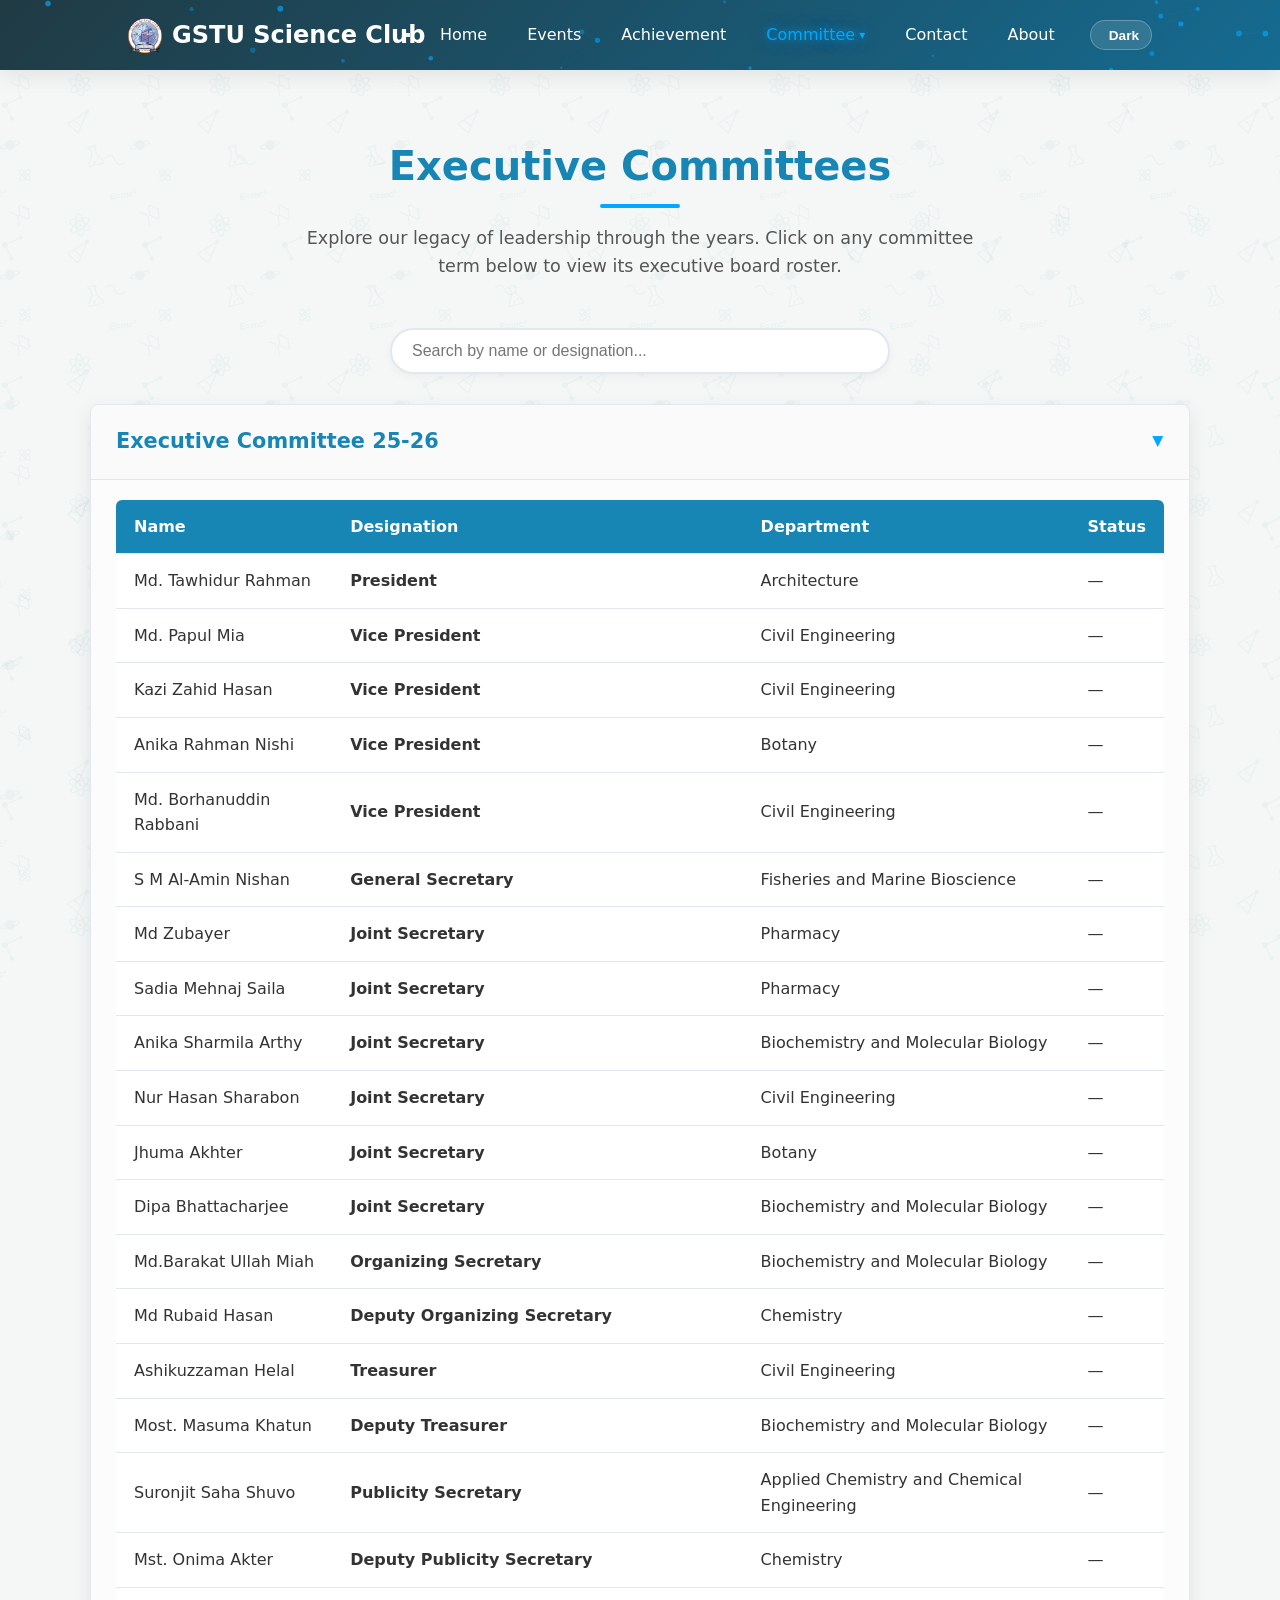
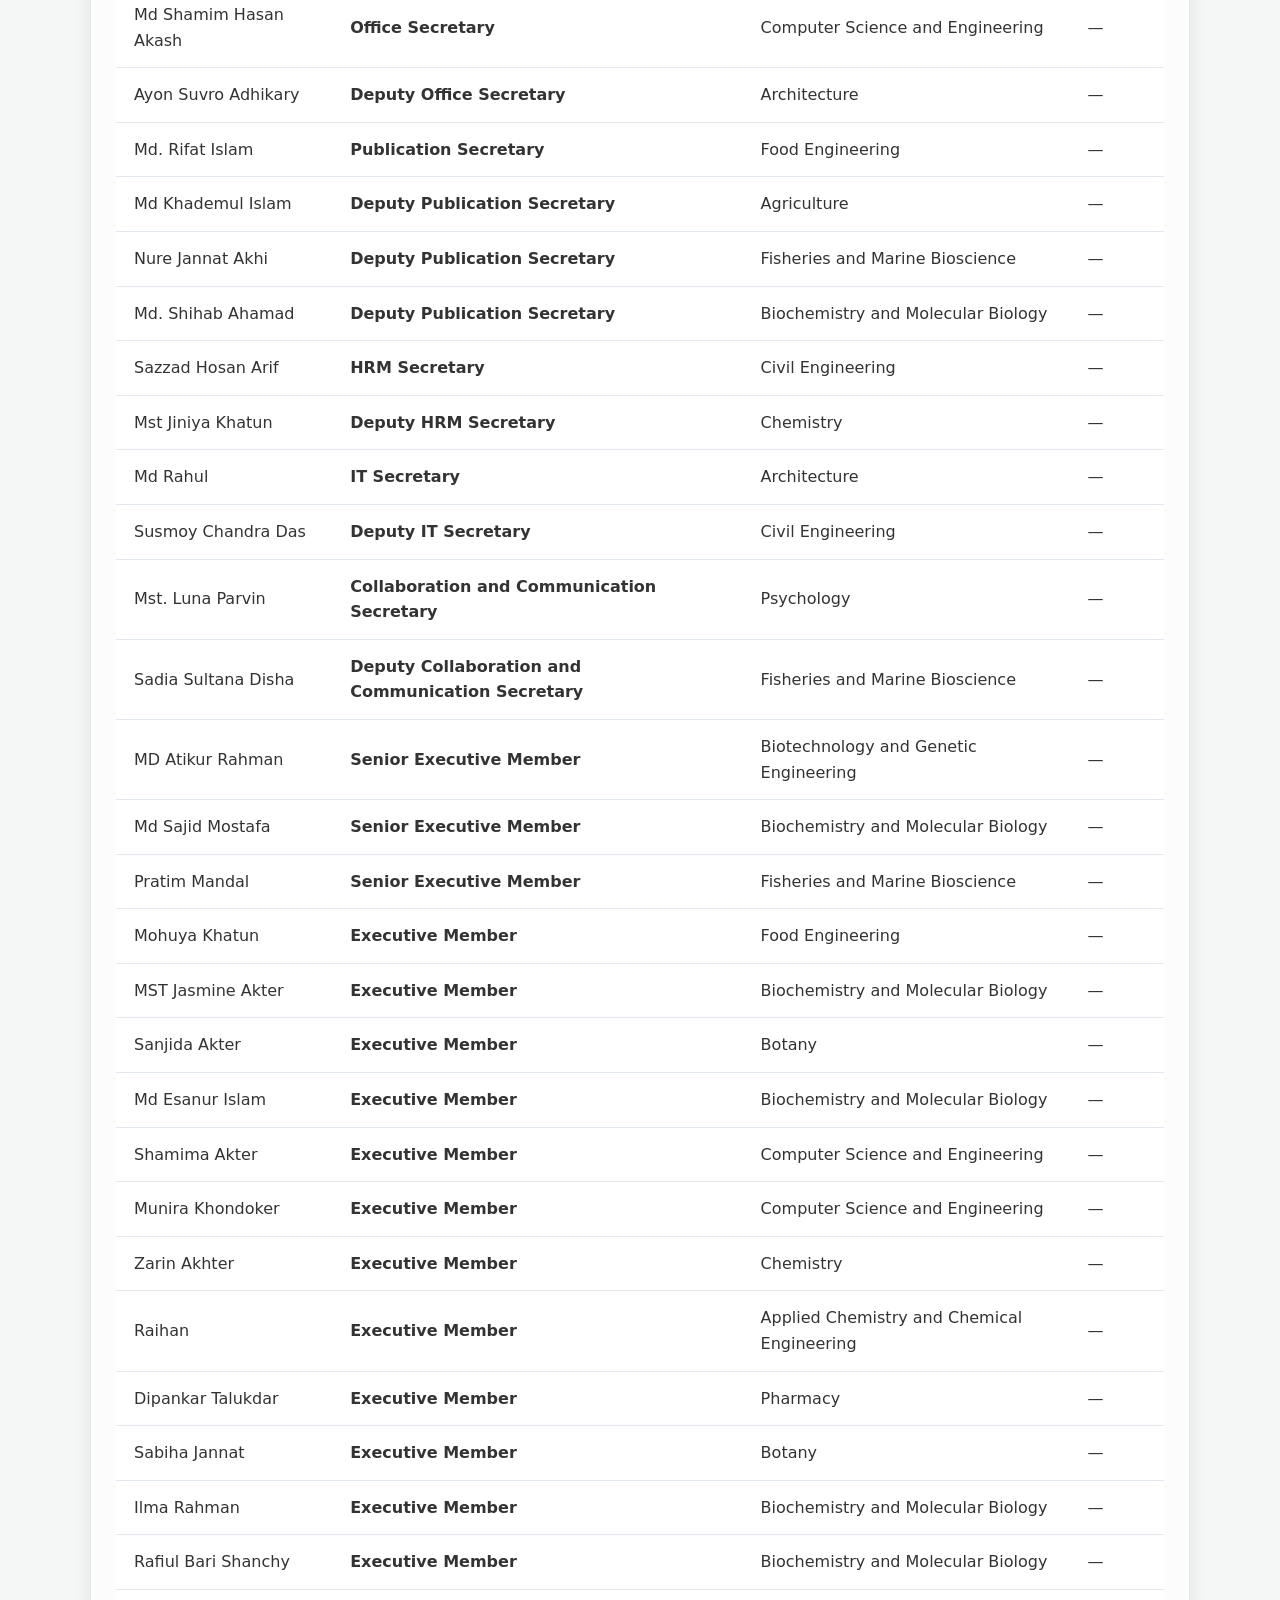
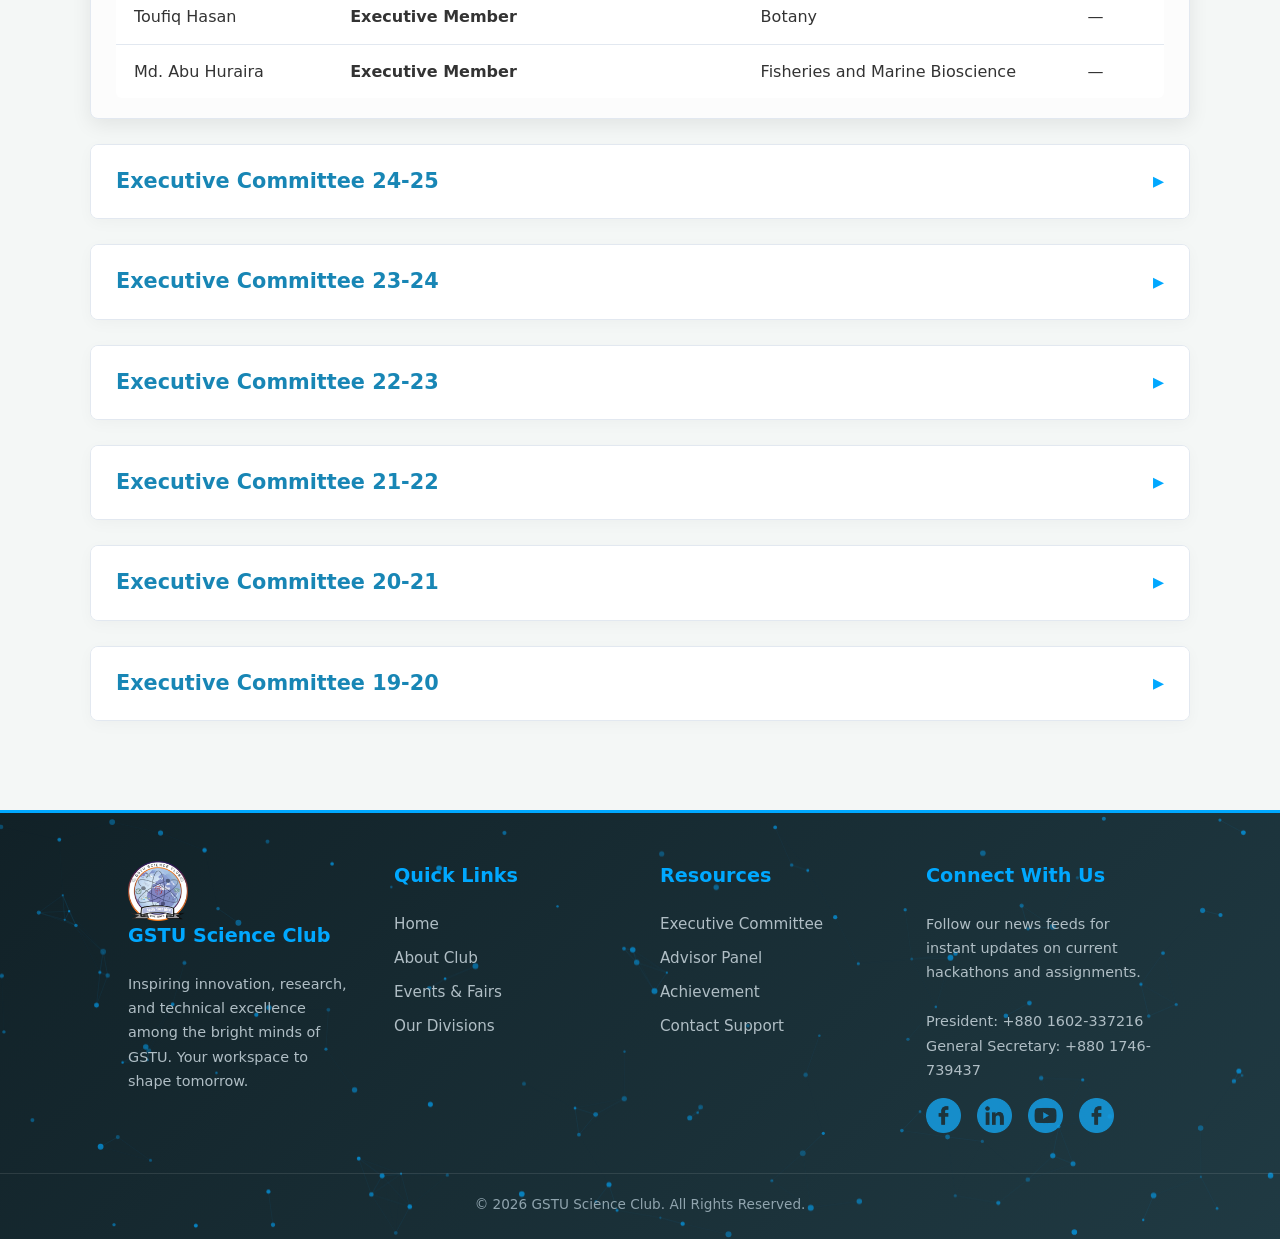
<file: committee.html>
<!DOCTYPE html>
<html lang="en">
<head>
    <meta charset="UTF-8">
    <meta name="viewport" content="width=device-width, initial-scale=1.0">
    <title> ExecutiveCommittee - GSTU Science Club</title>
    <link rel="stylesheet" href="style.css">
</head>
<body>

    <universal-header></universal-header>

    <div class="section-container">
        <h2 class="section-title">Executive Committees</h2>
        <p class="section-subtitle">Explore our legacy of leadership through the years. Click on any committee term below to view its executive board roster.</p>

        <!-- Search Input Bar -->
        <div class="search-container">
            <input type="text" id="committeeSearch" class="search-input" placeholder="Search by name or designation...">
        </div>

        <!-- No Search Results Message -->
        <div id="noResults" class="no-results">
            No matching committee member or designation found.
        </div>

        <div class="committee-accordion">
            
            <details open>
                <summary>Executive Committee 25-26</summary>
                <div class="accordion-content">
                    <table class="list-table">
                        <thead>
                            <tr>
                                <th>Name</th>
                                <th>Designation</th>
                                <th>Department</th>
                                <th>Status</th>
                            </tr>
                        </thead>
                        <tbody>
                            <tr>
                                <td>Md. Tawhidur Rahman</td>
                                <td><strong>President</strong></td>
                                <td>Architecture</td>
                                <td>—</td>
                            </tr>
                            <tr>
                                <td>Md. Papul Mia</td>
                                <td><strong>Vice President</strong></td>
                                <td>Civil Engineering</td>
                                <td>—</td>
                            </tr>
                            <tr>
                                <td>Kazi Zahid Hasan</td>
                                <td><strong>Vice President</strong></td>
                                <td>Civil Engineering</td>
                                <td>—</td>
                            </tr>
                            <tr>
                                <td>Anika Rahman Nishi</td>
                                <td><strong>Vice President</strong></td>
                                <td>Botany</td>
                                <td>—</td>
                            </tr>
                            <tr>
                                <td>Md. Borhanuddin Rabbani</td>
                                <td><strong>Vice President</strong></td>
                                <td>Civil Engineering</td>
                                <td>—</td>
                            </tr>
                            <tr>
                                <td>S M Al-Amin Nishan</td>
                                <td><strong>General Secretary</strong></td>
                                <td>Fisheries and Marine Bioscience</td>
                                <td>—</td>
                            </tr>
                            <tr>
                                <td>Md Zubayer</td>
                                <td><strong>Joint Secretary</strong></td>
                                <td>Pharmacy</td>
                                <td>—</td>
                            </tr>
                            <tr>
                                <td>Sadia Mehnaj Saila</td>
                                <td><strong>Joint Secretary</strong></td>
                                <td>Pharmacy</td>
                                <td>—</td>
                            </tr>
                            <tr>
                                <td>Anika Sharmila Arthy</td>
                                <td><strong>Joint Secretary</strong></td>
                                <td>Biochemistry and Molecular Biology</td>
                                <td>—</td>
                            </tr>
                            <tr>
                                <td>Nur Hasan Sharabon</td>
                                <td><strong>Joint Secretary</strong></td>
                                <td>Civil Engineering</td>
                                <td>—</td>
                            </tr>
                            <tr>
                                <td>Jhuma Akhter</td>
                                <td><strong>Joint Secretary</strong></td>
                                <td>Botany</td>
                                <td>—</td>
                            </tr>
                            <tr>
                                <td>Dipa Bhattacharjee</td>
                                <td><strong>Joint Secretary</strong></td>
                                <td>Biochemistry and Molecular Biology</td>
                                <td>—</td>
                            </tr>
                            <tr>
                                <td>Md.Barakat Ullah Miah</td>
                                <td><strong>Organizing Secretary</strong></td>
                                <td>Biochemistry and Molecular Biology</td>
                                <td>—</td>
                            </tr>
                            <tr>
                                <td>Md Rubaid Hasan</td>
                                <td><strong>Deputy Organizing Secretary</strong></td>
                                <td>Chemistry</td>
                                <td>—</td>
                            </tr>
                            <tr>
                                <td>Ashikuzzaman Helal</td>
                                <td><strong>Treasurer</strong></td>
                                <td>Civil Engineering</td>
                                <td>—</td>
                            </tr>
                            <tr>
                                <td>Most. Masuma Khatun</td>
                                <td><strong>Deputy Treasurer</strong></td>
                                <td>Biochemistry and Molecular Biology</td>
                                <td>—</td>
                            </tr>
                            <tr>
                                <td>Suronjit Saha Shuvo</td>
                                <td><strong>Publicity Secretary</strong></td>
                                <td>Applied Chemistry and Chemical Engineering</td>
                                <td>—</td>
                            </tr>
                            <tr>
                                <td>Mst. Onima Akter</td>
                                <td><strong>Deputy Publicity Secretary</strong></td>
                                <td>Chemistry</td>
                                <td>—</td>
                            </tr>
                            <tr>
                                <td>Md Shamim Hasan Akash</td>
                                <td><strong>Office Secretary</strong></td>
                                <td>Computer Science and Engineering</td>
                                <td>—</td>
                            </tr>
                            <tr>
                                <td>Ayon Suvro Adhikary</td>
                                <td><strong>Deputy Office Secretary</strong></td>
                                <td>Architecture</td>
                                <td>—</td>
                            </tr>
                            <tr>
                                <td>Md. Rifat Islam</td>
                                <td><strong>Publication Secretary</strong></td>
                                <td>Food Engineering</td>
                                <td>—</td>
                            </tr>
                            <tr>
                                <td>Md Khademul Islam</td>
                                <td><strong>Deputy Publication Secretary</strong></td>
                                <td>Agriculture</td>
                                <td>—</td>
                            </tr>
                            <tr>
                                <td>Nure Jannat Akhi</td>
                                <td><strong>Deputy Publication Secretary</strong></td>
                                <td>Fisheries and Marine Bioscience</td>
                                <td>—</td>
                            </tr>
                            <tr>
                                <td>Md. Shihab Ahamad</td>
                                <td><strong>Deputy Publication Secretary</strong></td>
                                <td>Biochemistry and Molecular Biology</td>
                                <td>—</td>
                            </tr>
                            <tr>
                                <td>Sazzad Hosan Arif</td>
                                <td><strong>HRM Secretary</strong></td>
                                <td>Civil Engineering</td>
                                <td>—</td>
                            </tr>
                            <tr>
                                <td>Mst Jiniya Khatun</td>
                                <td><strong>Deputy HRM Secretary</strong></td>
                                <td>Chemistry</td>
                                <td>—</td>
                            </tr>
                            <tr>
                                <td>Md Rahul</td>
                                <td><strong>IT Secretary</strong></td>
                                <td>Architecture</td>
                                <td>—</td>
                            </tr>
                            <tr>
                                <td>Susmoy Chandra Das</td>
                                <td><strong>Deputy IT Secretary</strong></td>
                                <td>Civil Engineering</td>
                                <td>—</td>
                            </tr>
                            <tr>
                                <td>Mst. Luna Parvin</td>
                                <td><strong>Collaboration and Communication Secretary</strong></td>
                                <td>Psychology</td>
                                <td>—</td>
                            </tr>
                            <tr>
                                <td>Sadia Sultana Disha</td>
                                <td><strong>Deputy Collaboration and Communication Secretary</strong></td>
                                <td>Fisheries and Marine Bioscience</td>
                                <td>—</td>
                            </tr>
                            <tr>
                                <td>MD Atikur Rahman</td>
                                <td><strong>Senior Executive Member</strong></td>
                                <td>Biotechnology and Genetic Engineering</td>
                                <td>—</td>
                            </tr>
                            <tr>
                                <td>Md Sajid Mostafa</td>
                                <td><strong>Senior Executive Member</strong></td>
                                <td>Biochemistry and Molecular Biology</td>
                                <td>—</td>
                            </tr>
                            <tr>
                                <td>Pratim Mandal</td>
                                <td><strong>Senior Executive Member</strong></td>
                                <td>Fisheries and Marine Bioscience</td>
                                <td>—</td>
                            </tr>
                            <tr>
                                <td>Mohuya Khatun</td>
                                <td><strong>Executive Member</strong></td>
                                <td>Food Engineering</td>
                                <td>—</td>
                            </tr>
                            <tr>
                                <td>MST Jasmine Akter</td>
                                <td><strong>Executive Member</strong></td>
                                <td>Biochemistry and Molecular Biology</td>
                                <td>—</td>
                            </tr>
                            <tr>
                                <td>Sanjida Akter</td>
                                <td><strong>Executive Member</strong></td>
                                <td>Botany</td>
                                <td>—</td>
                            </tr>
                            <tr>
                                <td>Md Esanur Islam</td>
                                <td><strong>Executive Member</strong></td>
                                <td>Biochemistry and Molecular Biology</td>
                                <td>—</td>
                            </tr>
                            <tr>
                                <td>Shamima Akter</td>
                                <td><strong>Executive Member</strong></td>
                                <td>Computer Science and Engineering</td>
                                <td>—</td>
                            </tr>
                            <tr>
                                <td>Munira Khondoker</td>
                                <td><strong>Executive Member</strong></td>
                                <td>Computer Science and Engineering</td>
                                <td>—</td>
                            </tr>
                            <tr>
                                <td>Zarin Akhter</td>
                                <td><strong>Executive Member</strong></td>
                                <td>Chemistry</td>
                                <td>—</td>
                            </tr>
                            <tr>
                                <td>Raihan</td>
                                <td><strong>Executive Member</strong></td>
                                <td>Applied Chemistry and Chemical Engineering</td>
                                <td>—</td>
                            </tr>
                            <tr>
                                <td>Dipankar Talukdar</td>
                                <td><strong>Executive Member</strong></td>
                                <td>Pharmacy</td>
                                <td>—</td>
                            </tr>
                            <tr>
                                <td>Sabiha Jannat</td>
                                <td><strong>Executive Member</strong></td>
                                <td>Botany</td>
                                <td>—</td>
                            </tr>
                            <tr>
                                <td>Ilma Rahman</td>
                                <td><strong>Executive Member</strong></td>
                                <td>Biochemistry and Molecular Biology</td>
                                <td>—</td>
                            </tr>
                            <tr>
                                <td>Rafiul Bari Shanchy</td>
                                <td><strong>Executive Member</strong></td>
                                <td>Biochemistry and Molecular Biology</td>
                                <td>—</td>
                            </tr>
                            <tr>
                                <td>Toufiq Hasan</td>
                                <td><strong>Executive Member</strong></td>
                                <td>Botany</td>
                                <td>—</td>
                            </tr>
                            <tr>
                                <td>Md. Abu Huraira</td>
                                <td><strong>Executive Member</strong></td>
                                <td>Fisheries and Marine Bioscience</td>
                                <td>—</td>
                            </tr>
                        </tbody>
                    </table>
                </div>
            </details>

            <details>
                <summary>Executive Committee 24-25</summary>
                <div class="accordion-content">
                    <table class="list-table">
                        <thead>
                            <tr>
                                <th>Name</th>
                                <th>Designation</th>
                                <th>Department</th>
                                <th>Status</th>
                            </tr>
                        </thead>
                        <tbody>
                            <tr>
                                <td>Shakibul Alam Nirjon</td>
                                <td><strong>President</strong></td>
                                <td>Biochemistry and Molecular Biology</td>
                                <td>—</td>
                            </tr>
                            <tr>
                                <td>Md. Alif Afridy</td>
                                <td><strong>Vice President</strong></td>
                                <td>Electrical and Electronic Engineering</td>
                                <td>—</td>
                            </tr>
                            <tr>
                                <td>Mashfiqur Rahman Niloy</td>
                                <td><strong>Vice President</strong></td>
                                <td>Applied Chemistry and Chemical Engineering</td>
                                <td>—</td>
                            </tr>
                            <tr>
                                <td>Arnob Mondal</td>
                                <td><strong>Vice President</strong></td>
                                <td>Architecture</td>
                                <td>—</td>
                            </tr>
                            <tr>
                                <td>Nafisa Tabassum</td>
                                <td><strong>Vice President</strong></td>
                                <td>Biochemistry and Molecular Biology</td>
                                <td>—</td>
                            </tr>
                            <tr>
                                <td>Md. Sayem Uddin Musa</td>
                                <td><strong>General Secretary</strong></td>
                                <td>Computer Science and Engineering</td>
                                <td>—</td>
                            </tr>
                            <tr>
                                <td>Md. Fazle Rabbi</td>
                                <td><strong>Joint Secretary</strong></td>
                                <td>Pharmacy</td>
                                <td>—</td>
                            </tr>
                            <tr>
                                <td>Md. Fazlul Karim Sabit</td>
                                <td><strong>Joint Secretary</strong></td>
                                <td>Biotechnology and Genetic Engineering</td>
                                <td>—</td>
                            </tr>
                            <tr>
                                <td>Anindita Kabir</td>
                                <td><strong>Joint Secretary</strong></td>
                                <td>Biochemistry and Molecular Biology</td>
                                <td>—</td>
                            </tr>
                            <tr>
                                <td>Rayhan Hossain Raja</td>
                                <td><strong>Joint Secretary</strong></td>
                                <td>Biochemistry and Molecular Biology</td>
                                <td>—</td>
                            </tr>
                            <tr>
                                <td>Nowreen Jahan Promee</td>
                                <td><strong>Joint Secretary</strong></td>
                                <td>Biochemistry and Molecular Biology</td>
                                <td>—</td>
                            </tr>
                            <tr>
                                <td>Md. Tawhidur Rahman</td>
                                <td><strong>Organizing Secretary</strong></td>
                                <td>Architecture</td>
                                <td>—</td>
                            </tr>
                            <tr>
                                <td>S M Al-Amin Nishan</td>
                                <td><strong>Deputy Organizing Secretary</strong></td>
                                <td>Fisheries and Marine Bioscience</td>
                                <td>—</td>
                            </tr>
                            <tr>
                                <td>Saurav Sen</td>
                                <td><strong>Deputy Organizing Secretary</strong></td>
                                <td>Civil Engineering</td>
                                <td>—</td>
                            </tr>
                            <tr>
                                <td>Khandakar Mydul Islam</td>
                                <td><strong>Deputy Organizing Secretary</strong></td>
                                <td>Biotechnology and Genetic Engineering</td>
                                <td>—</td>
                            </tr>
                            <tr>
                                <td>Maria Sultana</td>
                                <td><strong>Deputy Organizing Secretary</strong></td>
                                <td>Mathematics</td>
                                <td>—</td>
                            </tr>
                            <tr>
                                <td>Anika Rahman Nishi</td>
                                <td><strong>Treasurer</strong></td>
                                <td>Botany</td>
                                <td>—</td>
                            </tr>
                            <tr>
                                <td>Md. Borhanuddin Rabbani</td>
                                <td><strong>Deputy Treasurer</strong></td>
                                <td>Civil Engineering</td>
                                <td>—</td>
                            </tr>
                            <tr>
                                <td>Umme Habiba Hasu</td>
                                <td><strong>Deputy Treasurer</strong></td>
                                <td>Botany</td>
                                <td>—</td>
                            </tr>
                            <tr>
                                <td>Md. Barakat Ullah Miah</td>
                                <td><strong>Publicity Secretary</strong></td>
                                <td>Biochemistry and Molecular Biology</td>
                                <td>—</td>
                            </tr>
                            <tr>
                                <td>Ashikuzzaman Helal</td>
                                <td><strong>Deputy Publicity Secretary</strong></td>
                                <td>Civil Engineering</td>
                                <td>—</td>
                            </tr>
                            <tr>
                                <td>Sadia Mehnaj Saila</td>
                                <td><strong>Deputy Publicity Secretary</strong></td>
                                <td>Pharmacy</td>
                                <td>—</td>
                            </tr>
                            <tr>
                                <td>Md. Papul Mia</td>
                                <td><strong>Office Secretary</strong></td>
                                <td>Civil Engineering</td>
                                <td>—</td>
                            </tr>
                            <tr>
                                <td>Md. Shakil Hossain</td>
                                <td><strong>Deputy Office Secretary</strong></td>
                                <td>Biochemistry and Molecular Biology</td>
                                <td>—</td>
                            </tr>
                            <tr>
                                <td>Md. Zubayer</td>
                                <td><strong>Publication Secretary</strong></td>
                                <td>Pharmacy</td>
                                <td>—</td>
                            </tr>
                            <tr>
                                <td>Md. Ashik Arif</td>
                                <td><strong>Deputy Publication Secretary</strong></td>
                                <td>Civil Engineering</td>
                                <td>—</td>
                            </tr>
                            <tr>
                                <td>Md. Hafizul Islam</td>
                                <td><strong>Deputy Publication Secretary</strong></td>
                                <td>Applied Chemistry and Chemical Engineering</td>
                                <td>—</td>
                            </tr>
                            <tr>
                                <td>Kazi Jahid Hasan</td>
                                <td><strong>Deputy Publication Secretary</strong></td>
                                <td>Civil Engineering</td>
                                <td>—</td>
                            </tr>
                            <tr>
                                <td>Md. Mojammel Khan</td>
                                <td><strong>HRM Secretary</strong></td>
                                <td>Architecture</td>
                                <td>—</td>
                            </tr>
                            <tr>
                                <td>Samia Akter Snigdha</td>
                                <td><strong>Deputy HRM Secretary</strong></td>
                                <td>Botany</td>
                                <td>—</td>
                            </tr>
                            <tr>
                                <td>Shamim Hasan Akash</td>
                                <td><strong>IT Secretary</strong></td>
                                <td>Computer Science and Engineering</td>
                                <td>—</td>
                            </tr>
                            <tr>
                                <td>Ayon Suvro Adhikary</td>
                                <td><strong>Deputy IT Secretary</strong></td>
                                <td>Architecture</td>
                                <td>—</td>
                            </tr>
                            <tr>
                                <td>Md Rubaid Hasan</td>
                                <td><strong>Collaboration and Communication Secretary</strong></td>
                                <td>Chemistry</td>
                                <td>—</td>
                            </tr>
                            <tr>
                                <td>Kazi Lamia Karim</td>
                                <td><strong>Executive Member</strong></td>
                                <td>Biochemistry and Molecular Biology</td>
                                <td>—</td>
                            </tr>
                            <tr>
                                <td>Marup Haider</td>
                                <td><strong>Executive Member</strong></td>
                                <td>Environmental Science and Disaster Management</td>
                                <td>Resigned</td>
                            </tr>
                            <tr>
                                <td>Kazi Jahid Hasan</td>
                                <td><strong>Executive Member</strong></td>
                                <td>Civil Engineering</td>
                                <td>—</td>
                            </tr>
                            <tr>
                                <td>Hasibul Hasan (Shanto)</td>
                                <td><strong>Executive Member</strong></td>
                                <td>Botany</td>
                                <td>—</td>
                            </tr>
                            <tr>
                                <td>Md. Fahmid Islam</td>
                                <td><strong>Executive Member</strong></td>
                                <td>Applied Chemistry and Chemical Engineering</td>
                                <td>—</td>
                            </tr>
                            <tr>
                                <td>Rubina Akter Asha</td>
                                <td><strong>Executive Member</strong></td>
                                <td>Fisheries and Marine Bioscience</td>
                                <td>—</td>
                            </tr>
                            <tr>
                                <td>Suronjit Saha Shuvo</td>
                                <td><strong>Executive Member</strong></td>
                                <td>Applied Chemistry and Chemical Engineering</td>
                                <td>—</td>
                            </tr>
                            <tr>
                                <td>Jannat Ara Nessa July</td>
                                <td><strong>Executive Member</strong></td>
                                <td>Botany</td>
                                <td>—</td>
                            </tr>
                            <tr>
                                <td>Md. Shihab Ahamed</td>
                                <td><strong>Executive Member</strong></td>
                                <td>Biochemistry and Molecular Biology</td>
                                <td>—</td>
                            </tr>
                            <tr>
                                <td>Nur Hasan Srabon</td>
                                <td><strong>Executive Member</strong></td>
                                <td>Civil Engineering</td>
                                <td>—</td>
                            </tr>
                            <tr>
                                <td>Anika Sharmila Arthy</td>
                                <td><strong>Executive Member</strong></td>
                                <td>Biochemistry and Molecular Biology</td>
                                <td>—</td>
                            </tr>
                            <tr>
                                <td>Khademul Islam</td>
                                <td><strong>Executive Member</strong></td>
                                <td>Agriculture</td>
                                <td>—</td>
                            </tr>
                            <tr>
                                <td>Salma Akter Nure Zahan</td>
                                <td><strong>Executive Member</strong></td>
                                <td>Fisheries and Marine Bioscience</td>
                                <td>—</td>
                            </tr>
                            <tr>
                                <td>Anondita Medha</td>
                                <td><strong>Executive Member</strong></td>
                                <td>Biochemistry and Molecular Biology</td>
                                <td>—</td>
                            </tr>
                            <tr>
                                <td>Mst. Jiniya khatun</td>
                                <td><strong>Executive Member</strong></td>
                                <td>Chemistry</td>
                                <td>—</td>
                            </tr>
                            <tr>
                                <td>Most. Masuma Khatun</td>
                                <td><strong>Executive Member</strong></td>
                                <td>Biochemistry and Molecular Biology</td>
                                <td>—</td>
                            </tr>
                            <tr>
                                <td>Md. Atikur Rahman</td>
                                <td><strong>Executive Member</strong></td>
                                <td>-</td>
                                <td>—</td>
                            </tr>
                            <tr>
                                <td>Nure Jannati Akhi</td>
                                <td><strong>Executive Member</strong></td>
                                <td>Fisheries and Marine Bioscience</td>
                                <td>—</td>
                            </tr>
                            <tr>
                                <td>Jhuma Akter</td>
                                <td><strong>Executive Member</strong></td>
                                <td>-</td>
                                <td>—</td>
                            </tr>
                        </tbody>
                    </table>
                </div>
            </details>

            <details>
                <summary>Executive Committee 23-24</summary>
                <div class="accordion-content">
                    <table class="list-table">
                        <thead>
                            <tr>
                                <th>Name</th>
                                <th>Designation</th>
                                <th>Department</th>
                                <th>Status</th>
                            </tr>
                        </thead>
                        <tbody>
                            <tr>
                                <td>Sadman Bin Kawsar</td>
                                <td><strong>President</strong></td>
                                <td>Civil Engineering</td>
                                <td>—</td>
                            </tr>
                            <tr>
                                <td>Md. Shariful Islam Shuvo</td>
                                <td><strong>Vice President</strong></td>
                                <td>Civil Engineering</td>
                                <td>—</td>
                            </tr>
                            <tr>
                                <td>Jubayer Ahmed</td>
                                <td><strong>Vice President</strong></td>
                                <td>Botany</td>
                                <td>—</td>
                            </tr>
                            <tr>
                                <td>Mt Sumaya Khatun</td>
                                <td><strong>Vice President</strong></td>
                                <td>Botany</td>
                                <td>—</td>
                            </tr>
                            <tr>
                                <td>Ariful Islam</td>
                                <td><strong>General Secretary</strong></td>
                                <td>Civil Engineering</td>
                                <td>—</td>
                            </tr>
                            <tr>
                                <td>Md. Rasel</td>
                                <td><strong>Joint Secretary</strong></td>
                                <td>Chemistry</td>
                                <td>—</td>
                            </tr>
                            <tr>
                                <td>Delowar Hossain</td>
                                <td><strong>Joint Secretary</strong></td>
                                <td>Civil Engineering</td>
                                <td>—</td>
                            </tr>
                            <tr>
                                <td>Sadia Islam Babli</td>
                                <td><strong>Joint Secretary</strong></td>
                                <td>Botany</td>
                                <td>—</td>
                            </tr>
                            <tr>
                                <td>Shakibul Alam Nirjon</td>
                                <td><strong>Organizing Secretary</strong></td>
                                <td>Biochemistry and Molecular Biology</td>
                                <td>—</td>
                            </tr>
                            <tr>
                                <td>Arnob Mondal</td>
                                <td><strong>Dep. Organizing Secretary</strong></td>
                                <td>Architecture</td>
                                <td>—</td>
                            </tr>
                            <tr>
                                <td>Nafisa Tabassum</td>
                                <td><strong>Dep. Organizing Secretary</strong></td>
                                <td>Biochemistry and Molecular Biology</td>
                                <td>—</td>
                            </tr>
                            <tr>
                                <td>Md. Sayem Uddin Musa</td>
                                <td><strong>Treasurer</strong></td>
                                <td>Computer Science and Engineering</td>
                                <td>—</td>
                            </tr>
                            <tr>
                                <td>Anindita Kabir</td>
                                <td><strong>Dep. Treasurer</strong></td>
                                <td>Biochemistry and Molecular Biology</td>
                                <td>—</td>
                            </tr>
                            <tr>
                                <td>Md.Alif Afridy</td>
                                <td><strong>Publicity Secretary</strong></td>
                                <td>Electrical and Electronic Engineering</td>
                                <td>—</td>
                            </tr>
                            <tr>
                                <td>Mashfiqur Rahman Niloy</td>
                                <td><strong>Dep. Publicity Secretary</strong></td>
                                <td>Applied Chemistry and Chemical Engineering</td>
                                <td>—</td>
                            </tr>
                            <tr>
                                <td>Nowreen Jahan Promee</td>
                                <td><strong>Dep. Publicity Secretary</strong></td>
                                <td>Biochemistry and Molecular Biology</td>
                                <td>—</td>
                            </tr>
                            <tr>
                                <td>Saurav Sen</td>
                                <td><strong>Office Secretary</strong></td>
                                <td>Civil Engineering</td>
                                <td>—</td>
                            </tr>
                            <tr>
                                <td>Md. Fazle Rabbi</td>
                                <td><strong>Dep. Office Secretary</strong></td>
                                <td>Pharmacy</td>
                                <td>—</td>
                            </tr>
                            <tr>
                                <td>Fazlul Karim Sabit</td>
                                <td><strong>Publication Secretary</strong></td>
                                <td>Genetic Engineering and Biotechnology</td>
                                <td>—</td>
                            </tr>
                            <tr>
                                <td>Rayhan Hossain Raja</td>
                                <td><strong>HRM Secretary</strong></td>
                                <td>Biochemistry and Molecular Biology</td>
                                <td>—</td>
                            </tr>
                            <tr>
                                <td>Md. Tawhidur Rahman</td>
                                <td><strong>IT Secretary</strong></td>
                                <td>Architecture</td>
                                <td>—</td>
                            </tr>
                            <tr>
                                <td>Md. Mojammel Khan Paris</td>
                                <td><strong>Executive Member</strong></td>
                                <td>Architecture</td>
                                <td>—</td>
                            </tr>
                            <tr>
                                <td>Md Shakil Hossain</td>
                                <td><strong>Executive Member</strong></td>
                                <td>Biochemistry and Molecular Biology</td>
                                <td>—</td>
                            </tr>
                            <tr>
                                <td>Borhan Uddin</td>
                                <td><strong>Executive Member</strong></td>
                                <td>Civil Engineering</td>
                                <td>—</td>
                            </tr>
                            <tr>
                                <td>Ashikuzzaman Helal</td>
                                <td><strong>Executive Member</strong></td>
                                <td>Civil Engineering</td>
                                <td>—</td>
                            </tr>
                            <tr>
                                <td>S M Al-Amin Nishan</td>
                                <td><strong>Executive Member</strong></td>
                                <td>Fisheries and Marine Bioscience</td>
                                <td>—</td>
                            </tr>
                            <tr>
                                <td>Md Afzal Hossen Kawsar</td>
                                <td><strong>Executive Member</strong></td>
                                <td>Chemistry</td>
                                <td>—</td>
                            </tr>
                            <tr>
                                <td>Anika Rahman Nishi</td>
                                <td><strong>Executive Member</strong></td>
                                <td>Botany</td>
                                <td>—</td>
                            </tr>
                            <tr>
                                <td>Ummey Habiba Hasu</td>
                                <td><strong>Executive Member</strong></td>
                                <td>Botany</td>
                                <td>—</td>
                            </tr>
                            <tr>
                                <td>Md. Shaheen Alam</td>
                                <td><strong>Executive Member</strong></td>
                                <td>Mathematics</td>
                                <td>—</td>
                            </tr>
                            <tr>
                                <td>Manzurul Afran</td>
                                <td><strong>Executive Member</strong></td>
                                <td>Genetic Engineering and Biotechnology</td>
                                <td>—</td>
                            </tr>
                            <tr>
                                <td>Rafsan Islam</td>
                                <td><strong>Executive Member</strong></td>
                                <td>Environmental Science and Disaster Management</td>
                                <td>—</td>
                            </tr>
                            <tr>
                                <td>Ismita Tasnim Mim</td>
                                <td><strong>Executive Member</strong></td>
                                <td>Environmental Science and Disaster Management</td>
                                <td>—</td>
                            </tr>
                            <tr>
                                <td>Md. Sohag Sheikh</td>
                                <td><strong>Executive Member</strong></td>
                                <td>Statistics</td>
                                <td>—</td>
                            </tr>
                            <tr>
                                <td>Md.Sakib Hassan Prottoy</td>
                                <td><strong>Executive Member</strong></td>
                                <td>Electrical and Electronic Engineering</td>
                                <td>—</td>
                            </tr>
                            <tr>
                                <td>Md.Shajjad Amir Shajjad</td>
                                <td><strong>Executive Member</strong></td>
                                <td>Electrical and Electronic Engineering</td>
                                <td>—</td>
                            </tr>
                            <tr>
                                <td>Md. Hafijul Islam</td>
                                <td><strong>Executive Member</strong></td>
                                <td>Applied Chemistry and Chemical Engineering</td>
                                <td>—</td>
                            </tr>
                            <tr>
                                <td>Md Emon Chowdhury</td>
                                <td><strong>Executive Member</strong></td>
                                <td>Applied Chemistry and Chemical Engineering</td>
                                <td>—</td>
                            </tr>
                            <tr>
                                <td>Sadia Mehnaj Saila</td>
                                <td><strong>Executive Member</strong></td>
                                <td>Pharmacy</td>
                                <td>—</td>
                            </tr>
                            <tr>
                                <td>Md. Zubayer</td>
                                <td><strong>Executive Member</strong></td>
                                <td>Pharmacy</td>
                                <td>—</td>
                            </tr>
                            <tr>
                                <td>Md. Ariful Islam</td>
                                <td><strong>Executive Member</strong></td>
                                <td>Computer Science and Engineering</td>
                                <td>—</td>
                            </tr>
                            <tr>
                                <td>Abudullah AL Munim</td>
                                <td><strong>Graphics Designer</strong></td>
                                <td>Computer Science and Engineering</td>
                                <td>—</td>
                            </tr>
                        </tbody>
                    </table>
                </div>
            </details>

            <details>
                <summary>Executive Committee 22-23</summary>
                <div class="accordion-content">
                    <table class="list-table">
                        <thead>
                            <tr>
                                <th>Name</th>
                                <th>Designation</th>
                                <th>Department</th>
                                <th>Status</th>
                            </tr>
                        </thead>
                        <tbody>
                            <tr>
                                <td>Md. Rakibul Islam</td>
                                <td><strong>President</strong></td>
                                <td>Civil Engineering</td>
                                <td>—</td>
                            </tr>
                            <tr>
                                <td>Mahmuda Khatun Jannat</td>
                                <td><strong>Vice-President</strong></td>
                                <td>Fisheries and Marine Bioscience</td>
                                <td>—</td>
                            </tr>
                            <tr>
                                <td>Sourav Pal</td>
                                <td><strong>Vice-President</strong></td>
                                <td>Civil Engineering</td>
                                <td>—</td>
                            </tr>
                            <tr>
                                <td>Tanim Kazi Suvo</td>
                                <td><strong>Vice-President</strong></td>
                                <td>Fisheries and Marine Bioscience</td>
                                <td>—</td>
                            </tr>
                            <tr>
                                <td>Md. Miraz Hussain Munna</td>
                                <td><strong>Vice-President</strong></td>
                                <td>Electrical and Electronic Engineering</td>
                                <td>—</td>
                            </tr>
                            <tr>
                                <td>Mridul Hasan</td>
                                <td><strong>Vice-President</strong></td>
                                <td>Computer Science and Engineering</td>
                                <td>—</td>
                            </tr>
                            <tr>
                                <td>Lima Rahman</td>
                                <td><strong>Vice-President</strong></td>
                                <td>History</td>
                                <td>—</td>
                            </tr>
                            <tr>
                                <td>Md. Rejoan Kibria</td>
                                <td><strong>Vice-President</strong></td>
                                <td>Civil Engineering</td>
                                <td>—</td>
                            </tr>
                            <tr>
                                <td>Zarin Jahan Shazi</td>
                                <td><strong>Vice-President</strong></td>
                                <td>Computer Science and Engineering</td>
                                <td>—</td>
                            </tr>
                            <tr>
                                <td>Ali Ahsan Amruz</td>
                                <td><strong>Vice-President</strong></td>
                                <td>Civil Engineering</td>
                                <td>—</td>
                            </tr>
                            <tr>
                                <td>Md. Nahidul Islam</td>
                                <td><strong>General Secretary</strong></td>
                                <td>Civil Engineering</td>
                                <td>—</td>
                            </tr>
                            <tr>
                                <td>Md. Shariful Islam Shuvo</td>
                                <td><strong>Joint Secretary</strong></td>
                                <td>Civil Engineering</td>
                                <td>—</td>
                            </tr>
                            <tr>
                                <td>Mt. Sumaya Khatun</td>
                                <td><strong>Joint Secretary</strong></td>
                                <td>Botany</td>
                                <td>—</td>
                            </tr>
                            <tr>
                                <td>Mohammad Ariful Islam</td>
                                <td><strong>Joint Secretary</strong></td>
                                <td>Civil Engineering</td>
                                <td>—</td>
                            </tr>
                            <tr>
                                <td>Jubayer Hassan Shanto</td>
                                <td><strong>Organizing Secretary</strong></td>
                                <td>Botany</td>
                                <td>—</td>
                            </tr>
                            <tr>
                                <td>Sadman Bin Kawser</td>
                                <td><strong>Deputy Organizing Secretary</strong></td>
                                <td>Civil Engineering</td>
                                <td>—</td>
                            </tr>
                            <tr>
                                <td>Sadia Islam Babli</td>
                                <td><strong>Deputy Organizing Secretary</strong></td>
                                <td>Botany</td>
                                <td>—</td>
                            </tr>
                            <tr>
                                <td>Md. Rasel</td>
                                <td><strong>Treasurer</strong></td>
                                <td>Chemistry</td>
                                <td>—</td>
                            </tr>
                            <tr>
                                <td>Israk Hasan Tanvir</td>
                                <td><strong>Deputy Treasurer</strong></td>
                                <td>Civil Engineering</td>
                                <td>—</td>
                            </tr>
                            <tr>
                                <td>Delowar Hossain</td>
                                <td><strong>Office Secretary</strong></td>
                                <td>Civil Engineering</td>
                                <td>—</td>
                            </tr>
                            <tr>
                                <td>Riaz Munsi</td>
                                <td><strong>Deputy Office Secretary</strong></td>
                                <td>Biotechnology and Genetic Engineering</td>
                                <td>—</td>
                            </tr>
                            <tr>
                                <td>Shakibul Alam Nirjon</td>
                                <td><strong>Publicity Secretary</strong></td>
                                <td>Biochemistry and Molecular Biology</td>
                                <td>—</td>
                            </tr>
                            <tr>
                                <td>Zakaria Asif</td>
                                <td><strong>Deputy Publicity Secretary</strong></td>
                                <td>Environmental Science and Disaster Management</td>
                                <td>—</td>
                            </tr>
                            <tr>
                                <td>Saif Hossain</td>
                                <td><strong>Senior Executive Member</strong></td>
                                <td>Environmental Science and Disaster Management</td>
                                <td>—</td>
                            </tr>
                            <tr>
                                <td>Taheratun Nesa</td>
                                <td><strong>Senior Executive Member</strong></td>
                                <td>Biotechnology and Genetic Engineering</td>
                                <td>—</td>
                            </tr>
                            <tr>
                                <td>Nowreen Jahan Promee</td>
                                <td><strong>Executive Member</strong></td>
                                <td>Biochemistry and Molecular Biology</td>
                                <td>—</td>
                            </tr>
                            <tr>
                                <td>Mashfikur Niloy</td>
                                <td><strong>Executive Member</strong></td>
                                <td>Applied Chemistry and Chemical Engineering</td>
                                <td>—</td>
                            </tr>
                            <tr>
                                <td>Anindita Kabir</td>
                                <td><strong>Executive Member</strong></td>
                                <td>Biochemistry and Molecular Biology</td>
                                <td>—</td>
                            </tr>
                            <tr>
                                <td>Mehedi Hasan</td>
                                <td><strong>Executive Member</strong></td>
                                <td>Physics</td>
                                <td>—</td>
                            </tr>
                            <tr>
                                <td>Fazla Rabbi</td>
                                <td><strong>Executive Member</strong></td>
                                <td>Pharmacy</td>
                                <td>—</td>
                            </tr>
                            <tr>
                                <td>Maria Rahman</td>
                                <td><strong>Executive Member</strong></td>
                                <td>Mathematics</td>
                                <td>—</td>
                            </tr>
                            <tr>
                                <td>Alif Afridy</td>
                                <td><strong>Executive Member</strong></td>
                                <td>Electrical and Electronic Engineering</td>
                                <td>—</td>
                            </tr>
                            <tr>
                                <td>Md. Sayem Uddin Musa</td>
                                <td><strong>Executive Member</strong></td>
                                <td>Computer Science and Engineering</td>
                                <td>—</td>
                            </tr>
                            <tr>
                                <td>Nafisa Tabassum</td>
                                <td><strong>Executive Member</strong></td>
                                <td>Biochemistry and Molecular Biology</td>
                                <td>—</td>
                            </tr>
                            <tr>
                                <td>Arnob Mondal</td>
                                <td><strong>Graphic Designer</strong></td>
                                <td>Architecture</td>
                                <td>—</td>
                            </tr>
                            <tr>
                                <td>Md. Mehedi Hasan</td>
                                <td><strong>Graphic Designer</strong></td>
                                <td>Architecture</td>
                                <td>—</td>
                            </tr>
                            <tr>
                                <td>Md. Salah Uddin</td>
                                <td><strong>Graphic Designer</strong></td>
                                <td>Psychology</td>
                                <td>—</td>
                            </tr>
                            <tr>
                                <td>Maria Afrin Rafa</td>
                                <td><strong>Graphic Designer</strong></td>
                                <td>Architecture</td>
                                <td>—</td>
                            </tr>
                        </tbody>
                    </table>
                </div>
            </details>

            <details>
                <summary>Executive Committee 21-22</summary>
                <div class="accordion-content">
                    <table class="list-table">
                        <thead>
                            <tr>
                                <th>Name</th>
                                <th>Designation</th>
                                <th>Department</th>
                                <th>Status</th>
                            </tr>
                        </thead>
                        <tbody>
                            <tr>
                                <td>Md. Saddam</td>
                                <td><strong>Director(General)</strong></td>
                                <td>Biochemistry and Molecular Biology</td>
                                <td>—</td>
                            </tr>
                            <tr>
                                <td>Foridul Islam</td>
                                <td><strong>Director(Academic)</strong></td>
                                <td>Civil Engineering</td>
                                <td>—</td>
                            </tr>
                            <tr>
                                <td>Ashikukur Rahman</td>
                                <td><strong>President</strong></td>
                                <td>Applied Chemistry and Chemical Engineering</td>
                                <td>—</td>
                            </tr>
                            <tr>
                                <td>Mahmuda Khatun Jannat</td>
                                <td><strong>Vice President (Administration)</strong></td>
                                <td>Food and Agroprocess Engineering</td>
                                <td>—</td>
                            </tr>
                            <tr>
                                <td>Rakib Chowdhury</td>
                                <td><strong>Vice-President (Research & Development)</strong></td>
                                <td>Civil Engineering</td>
                                <td>—</td>
                            </tr>
                            <tr>
                                <td>Dinobandhu Biswas</td>
                                <td><strong>Vice-President (Promotion)</strong></td>
                                <td>Civil Engineering</td>
                                <td>—</td>
                            </tr>
                            <tr>
                                <td>Mahfuzzur Rahman</td>
                                <td><strong>Vice-President (Publication)</strong></td>
                                <td>Applied Chemistry and Chemical Engineering</td>
                                <td>—</td>
                            </tr>
                            <tr>
                                <td>Mohammad Abir</td>
                                <td><strong>General Secretary</strong></td>
                                <td>Psychology</td>
                                <td>—</td>
                            </tr>
                            <tr>
                                <td>Sourav Pal</td>
                                <td><strong>Joint Secretary</strong></td>
                                <td>Civil Engineering</td>
                                <td>—</td>
                            </tr>
                            <tr>
                                <td>An-Nafe Ishfak</td>
                                <td><strong>Joint Secretary</strong></td>
                                <td>Chemistry</td>
                                <td>—</td>
                            </tr>
                            <tr>
                                <td>Ali Ahsan Amruz</td>
                                <td><strong>Joint Secretary</strong></td>
                                <td>Civil Engineering</td>
                                <td>—</td>
                            </tr>
                            <tr>
                                <td>Hamim</td>
                                <td><strong>Joint Secretary</strong></td>
                                <td>Chemistry</td>
                                <td>—</td>
                            </tr>
                            <tr>
                                <td>Md Rejoan Kibria</td>
                                <td><strong>Organizing Secretary</strong></td>
                                <td>Civil Engineering</td>
                                <td>—</td>
                            </tr>
                            <tr>
                                <td>Md Ashikur Rahman Asif</td>
                                <td><strong>Deputy Organizing Secretary</strong></td>
                                <td>Civil Engineering</td>
                                <td>—</td>
                            </tr>
                            <tr>
                                <td>Lima Khanam</td>
                                <td><strong>Deputy Organizing Secretary</strong></td>
                                <td>History</td>
                                <td>—</td>
                            </tr>
                            <tr>
                                <td>Md. Nahidul Islam</td>
                                <td><strong>Deputy Organizing Secretary</strong></td>
                                <td>Civil Engineering</td>
                                <td>—</td>
                            </tr>
                            <tr>
                                <td>Tanim Kazi Suvo</td>
                                <td><strong>Treasurer</strong></td>
                                <td>Food and Agroprocess Engineering</td>
                                <td>—</td>
                            </tr>
                            <tr>
                                <td>Ariful Islam</td>
                                <td><strong>Deputy Treasurer</strong></td>
                                <td>Civil Engineering</td>
                                <td>—</td>
                            </tr>
                            <tr>
                                <td>Zarin Jahan Shazi</td>
                                <td><strong>Deputy Treasurer</strong></td>
                                <td>Computer Science and Engineering</td>
                                <td>—</td>
                            </tr>
                            <tr>
                                <td>MD. Miraz Hossain Munna</td>
                                <td><strong>Deputy Treasurer</strong></td>
                                <td>Electrical and Electronic Engineering</td>
                                <td>—</td>
                            </tr>
                            <tr>
                                <td>Mt. Sumaya Khatun</td>
                                <td><strong>Office Secretary</strong></td>
                                <td>Botany</td>
                                <td>—</td>
                            </tr>
                            <tr>
                                <td>Israk Hasan Tanvir</td>
                                <td><strong>Deputy Office Secretary</strong></td>
                                <td>Civil Engineering</td>
                                <td>—</td>
                            </tr>
                            <tr>
                                <td>Md Rasel</td>
                                <td><strong>Deputy Office Secretary</strong></td>
                                <td>Chemistry</td>
                                <td>—</td>
                            </tr>
                            <tr>
                                <td>Abira Sultana Urme</td>
                                <td><strong>Deputy Office Secretary</strong></td>
                                <td>Chemistry</td>
                                <td>—</td>
                            </tr>
                            <tr>
                                <td>Imtiaz Md. Julkarnine</td>
                                <td><strong>Executive Member</strong></td>
                                <td>Civil Engineering</td>
                                <td>—</td>
                            </tr>
                            <tr>
                                <td>Aakil Khan Emon</td>
                                <td><strong>Executive Member</strong></td>
                                <td>Biotechnology and Genetic Engineering</td>
                                <td>—</td>
                            </tr>
                            <tr>
                                <td>Mst. Ismat Zarin</td>
                                <td><strong>Executive Member</strong></td>
                                <td>Biochemistry and Molecular Biology</td>
                                <td>—</td>
                            </tr>
                            <tr>
                                <td>Sadia Islam Babli</td>
                                <td><strong>Executive Member</strong></td>
                                <td>Botany</td>
                                <td>—</td>
                            </tr>
                            <tr>
                                <td>Md Mozammel</td>
                                <td><strong>Executive Member</strong></td>
                                <td>Agriculture</td>
                                <td>—</td>
                            </tr>
                            <tr>
                                <td>Delowar Hossain</td>
                                <td><strong>Executive Member</strong></td>
                                <td>Civil Engineering</td>
                                <td>—</td>
                            </tr>
                            <tr>
                                <td>Abubakar Siddique</td>
                                <td><strong>Executive Member</strong></td>
                                <td>Pharmacy</td>
                                <td>—</td>
                            </tr>
                            <tr>
                                <td>Shariful Shuvo</td>
                                <td><strong>Executive Member</strong></td>
                                <td>Civil Engineering</td>
                                <td>—</td>
                            </tr>
                            <tr>
                                <td>Saurav Sarker</td>
                                <td><strong>Executive Member</strong></td>
                                <td>Civil Engineering</td>
                                <td>—</td>
                            </tr>
                            <tr>
                                <td>Farjana Sultana Primu</td>
                                <td><strong>Executive Member</strong></td>
                                <td>Biotechnology and Genetic Engineering</td>
                                <td>—</td>
                            </tr>
                        </tbody>
                    </table>
                </div>
            </details>

            <details>
                <summary>Executive Committee 20-21</summary>
                <div class="accordion-content">
                    <table class="list-table">
                        <thead>
                            <tr>
                                <th>Name</th>
                                <th>Designation</th>
                                <th>Department</th>
                                <th>Status</th>
                            </tr>
                        </thead>
                        <tbody>
                            <tr>
                                <td>Al-Amin Shah</td>
                                <td><strong>Director</strong></td>
                                <td>Biochemistry and Molecular Biology (BMB)</td>
                                <td>—</td>
                            </tr>
                            <tr>
                                <td>Humayra Sheikh</td>
                                <td><strong>President</strong></td>
                                <td>Chemistry</td>
                                <td>—</td>
                            </tr>
                            <tr>
                                <td>S M Newaz Sharif</td>
                                <td><strong>Vice-President</strong></td>
                                <td>Fisheries & Marine Bioscience (FMB)</td>
                                <td>—</td>
                            </tr>
                            <tr>
                                <td>Deenabandhu Biswas Mona</td>
                                <td><strong>Vice-President</strong></td>
                                <td>Civil Engineering</td>
                                <td>—</td>
                            </tr>
                            <tr>
                                <td>Faridul Islam</td>
                                <td><strong>Vice-President</strong></td>
                                <td>Civil Engineering</td>
                                <td>—</td>
                            </tr>
                            <tr>
                                <td>Ashikur Rahman</td>
                                <td><strong>General Secretary</strong></td>
                                <td>Applied Chemistry and Chemical Engineering (ACCE)</td>
                                <td>—</td>
                            </tr>
                            <tr>
                                <td>Jannat Ara</td>
                                <td><strong>Joint General Secretary</strong></td>
                                <td>Food Engineering (FE)</td>
                                <td>—</td>
                            </tr>
                            <tr>
                                <td>Rakib Chowdhury</td>
                                <td><strong>Joint General Secretary</strong></td>
                                <td>Civil Engineering</td>
                                <td>—</td>
                            </tr>
                            <tr>
                                <td>Mahfuzur Rahman</td>
                                <td><strong>Joint General Secretary</strong></td>
                                <td>Applied Chemistry and Chemical Engineering (ACCE)</td>
                                <td>—</td>
                            </tr>
                            <tr>
                                <td>Sourav Pal</td>
                                <td><strong>Organizing Secretary</strong></td>
                                <td>Civil Engineering</td>
                                <td>—</td>
                            </tr>
                            <tr>
                                <td>Josim Uddin</td>
                                <td><strong>Assistant Organizing Secretary</strong></td>
                                <td>Agriculture</td>
                                <td>—</td>
                            </tr>
                            <tr>
                                <td>Md. Tanim Miah</td>
                                <td><strong>Assistant Organizing Secretary</strong></td>
                                <td>Electronics and Telecommunication Engineering (ETE)</td>
                                <td>—</td>
                            </tr>
                            <tr>
                                <td>Emroz Ahmed</td>
                                <td><strong>Treasurer / Finance Secretary</strong></td>
                                <td>Civil Engineering</td>
                                <td>—</td>
                            </tr>
                            <tr>
                                <td>Md. Abir</td>
                                <td><strong>Publicity Secretary</strong></td>
                                <td>Psychology</td>
                                <td>—</td>
                            </tr>
                            <tr>
                                <td>Md. Rezwan Kibria</td>
                                <td><strong>Assistant Publicity Secretary</strong></td>
                                <td>Civil Engineering</td>
                                <td>—</td>
                            </tr>
                            <tr>
                                <td>Sagor Chandra Ray</td>
                                <td><strong>Office Secretary</strong></td>
                                <td>Civil Engineering</td>
                                <td>—</td>
                            </tr>
                            <tr>
                                <td>Kazi Tanim Shuvo</td>
                                <td><strong>Assistant Office Secretary</strong></td>
                                <td>Food Engineering (FE)</td>
                                <td>—</td>
                            </tr>
                            <tr>
                                <td>An Nafi Ishtiak Tamim</td>
                                <td><strong>Computer Affairs Secretary</strong></td>
                                <td>Chemistry</td>
                                <td>—</td>
                            </tr>
                            <tr>
                                <td>Hasibul Hasan Asik</td>
                                <td><strong>Electronics Affairs Secretary</strong></td>
                                <td>Electrical and Electronic Engineering (EEE)</td>
                                <td>—</td>
                            </tr>
                            <tr>
                                <td>Tushar Ahmed</td>
                                <td><strong>Chemical Affairs Secretary</strong></td>
                                <td>Applied Chemistry and Chemical Engineering (ACCE)</td>
                                <td>—</td>
                            </tr>
                            <tr>
                                <td>Nurul Islam</td>
                                <td><strong>Agricultural Research Affairs Secretary</strong></td>
                                <td>Animal Science and Veterinary Medicine (ASVM)</td>
                                <td>—</td>
                            </tr>
                            <tr>
                                <td>Akil Khan</td>
                                <td><strong>Education Affairs Secretary</strong></td>
                                <td>Biotechnology and Genetic Engineering (BGE)</td>
                                <td>—</td>
                            </tr>
                            <tr>
                                <td>Ashikukur Rahman Asif</td>
                                <td><strong>Sports Affairs Secretary</strong></td>
                                <td>Civil Engineering</td>
                                <td>—</td>
                            </tr>
                            <tr>
                                <td>Jesika Jannat Chandni</td>
                                <td><strong>Female Student Affairs Secretary</strong></td>
                                <td>Sociology</td>
                                <td>—</td>
                            </tr>
                            <tr>
                                <td>Mamunar Rashid</td>
                                <td><strong>Executive Member</strong></td>
                                <td>Applied Chemistry and Chemical Engineering (ACCE)</td>
                                <td>—</td>
                            </tr>
                            <tr>
                                <td>Roselia Rose</td>
                                <td><strong>Executive Member</strong></td>
                                <td>Agriculture</td>
                                <td>—</td>
                            </tr>
                            <tr>
                                <td>Md. Saddam</td>
                                <td><strong>Executive Member</strong></td>
                                <td>Biochemistry and Molecular Biology (BMB)</td>
                                <td>—</td>
                            </tr>
                            <tr>
                                <td>Salauddin Joni</td>
                                <td><strong>Executive Member</strong></td>
                                <td>Agriculture</td>
                                <td>—</td>
                            </tr>
                            <tr>
                                <td>Rathindranath Bappi</td>
                                <td><strong>Executive Member</strong></td>
                                <td>International Relations (IR)</td>
                                <td>—</td>
                            </tr>
                        </tbody>
                    </table>
                </div>
            </details>

            <details>
                <summary>Executive Committee 19-20</summary>
                <div class="accordion-content">
                    <table class="list-table">
                        <thead>
                            <tr>
                                <th>Name</th>
                                <th>Designation</th>
                                <th>Department</th>
                                <th>Status</th>
                            </tr>
                        </thead>
                        <tbody>
                            <tr>
                                <td>Md. Mamunur Rashid (Mamun)</td>
                                <td><strong>President</strong></td>
                                <td>Applied Chemistry and Chemical Engineering</td>
                                <td>—</td>
                            </tr>
                            <tr>
                                <td>Faridul Islam</td>
                                <td><strong>Senior Vice-President</strong></td>
                                <td>Civil Engineering</td>
                                <td>—</td>
                            </tr>
                            <tr>
                                <td>Shumi Kawser</td>
                                <td><strong>Vice-President</strong></td>
                                <td>Fisheries & Marine Bioscience</td>
                                <td>—</td>
                            </tr>
                            <tr>
                                <td>Ashikur Rahman</td>
                                <td><strong>General Secretary</strong></td>
                                <td>Applied Chemistry and Chemical Engineering</td>
                                <td>—</td>
                            </tr>
                            <tr>
                                <td>Mahmuda Khatun Jannat</td>
                                <td><strong>Joint Secretary</strong></td>
                                <td>Food Engineering (FE)</td>
                                <td>—</td>
                            </tr>
                            <tr>
                                <td>Md. Didarul Islam</td>
                                <td><strong>Organizing Secretary</strong></td>
                                <td>Electronics and Telecommunication Engineering</td>
                                <td>—</td>
                            </tr>
                            <tr>
                                <td>Md. Rakib Chowdhury</td>
                                <td><strong>Joint Organizing Secretary</strong></td>
                                <td>Civil Engineering</td>
                                <td>—</td>
                            </tr>
                            <tr>
                                <td>Md. Jasim Uddin</td>
                                <td><strong>Treasurer</strong></td>
                                <td>Agriculture</td>
                                <td>—</td>
                            </tr>
                            <tr>
                                <td>Md. Imran Ahmed</td>
                                <td><strong>Computer Affairs Secretary</strong></td>
                                <td>Computer Science and Engineering</td>
                                <td>—</td>
                            </tr>
                            <tr>
                                <td>Md. Tasnim Ahmed</td>
                                <td><strong>Electronics Affairs Secretary</strong></td>
                                <td>Electronics and Telecommunication Engineering</td>
                                <td>—</td>
                            </tr>
                            <tr>
                                <td>Md. Mahfuzur Rahman</td>
                                <td><strong>Chemical Affairs Secretary</strong></td>
                                <td>Applied Chemistry and Chemical Engineering</td>
                                <td>—</td>
                            </tr>
                            <tr>
                                <td>Tasnim Tabassum Turhan</td>
                                <td><strong>Research Affairs Secretary</strong></td>
                                <td>Agriculture</td>
                                <td>—</td>
                            </tr>
                            <tr>
                                <td>LS Lima</td>
                                <td><strong>Publicity Secretary</strong></td>
                                <td>History</td>
                                <td>—</td>
                            </tr>
                            <tr>
                                <td>Md. Newaj Sharif</td>
                                <td><strong>Executive Member</strong></td>
                                <td>Fisheries & Marine Bioscience</td>
                                <td>—</td>
                            </tr>
                            <tr>
                                <td>Humayra Sheikh</td>
                                <td><strong>Executive Member</strong></td>
                                <td>Chemistry</td>
                                <td>—</td>
                            </tr>
                            <tr>
                                <td>Md. Salahuddin Jani</td>
                                <td><strong>Executive Member</strong></td>
                                <td>Agriculture</td>
                                <td>—</td>
                            </tr>
                        </tbody>
                    </table>
                </div>
            </details>
        </div>
    </div>

    <universal-footer></universal-footer>

    <script src="main.js"></script>

    <!-- Committee Search Engine Filter Script -->
    <script>
        document.addEventListener('DOMContentLoaded', () => {
            const searchInput = document.getElementById('committeeSearch');
            const detailsElements = document.querySelectorAll('.committee-accordion details');
            const noResults = document.getElementById('noResults');

            searchInput.addEventListener('input', (e) => {
                const query = e.target.value.toLowerCase().trim();
                let hasGlobalMatches = false;

                detailsElements.forEach(details => {
                    const rows = details.querySelectorAll('.list-table tbody tr');
                    let hasMatchInSection = false;

                    rows.forEach(row => {
                        const nameCell = row.cells[0]?.textContent.toLowerCase() || '';
                        const designationCell = row.cells[1]?.textContent.toLowerCase() || '';

                        if (query === '' || nameCell.includes(query) || designationCell.includes(query)) {
                            row.style.display = '';
                            hasMatchInSection = true;
                        } else {
                            row.style.display = 'none';
                        }
                    });

                    if (query === '') {
                        details.style.display = '';
                        // Keep current default open states when query is cleared
                    } else if (hasMatchInSection) {
                        details.style.display = '';
                        details.open = true; // Auto-expand accordion to show search result
                        hasGlobalMatches = true;
                    } else {
                        details.style.display = 'none';
                        details.open = false;
                    }
                });

                if (query !== '' && !hasGlobalMatches) {
                    noResults.style.display = 'block';
                } else {
                    noResults.style.display = 'none';
                }
            });
        });
    </script>
</body>
</html>
</file>
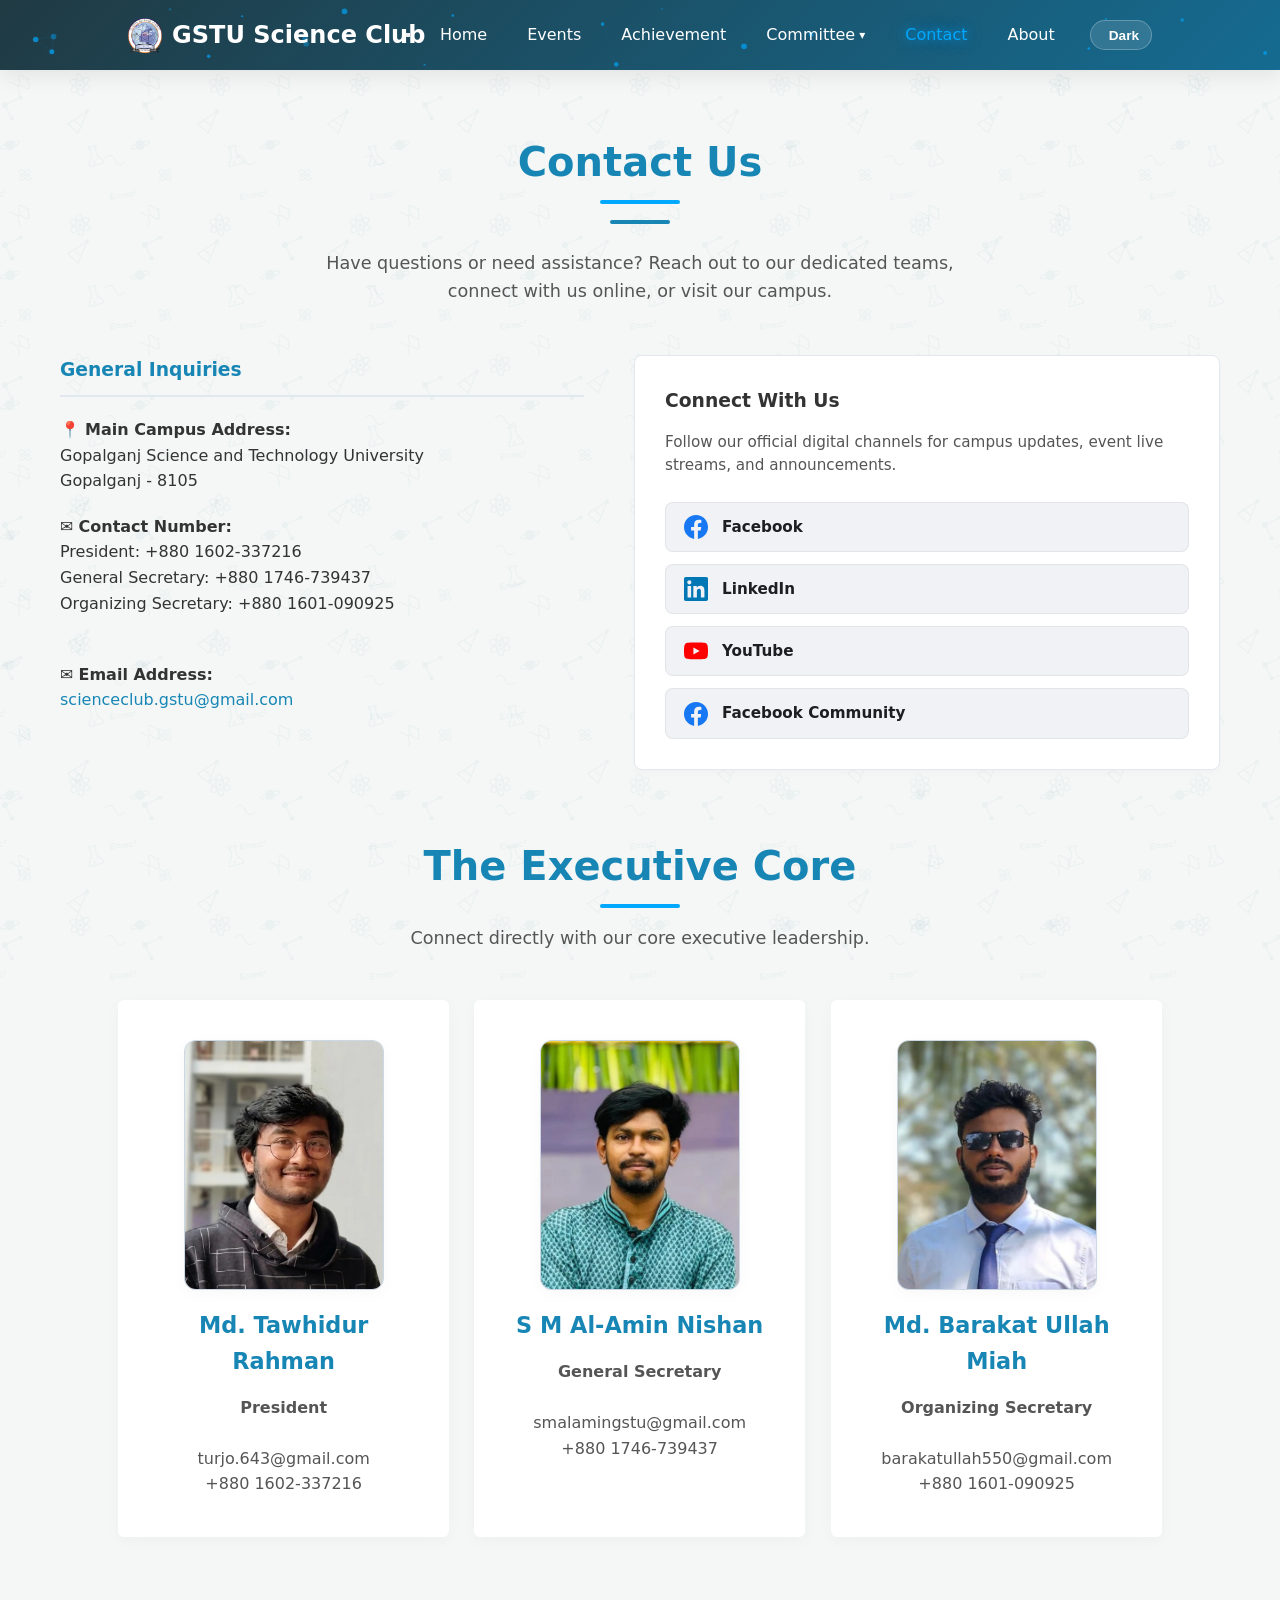
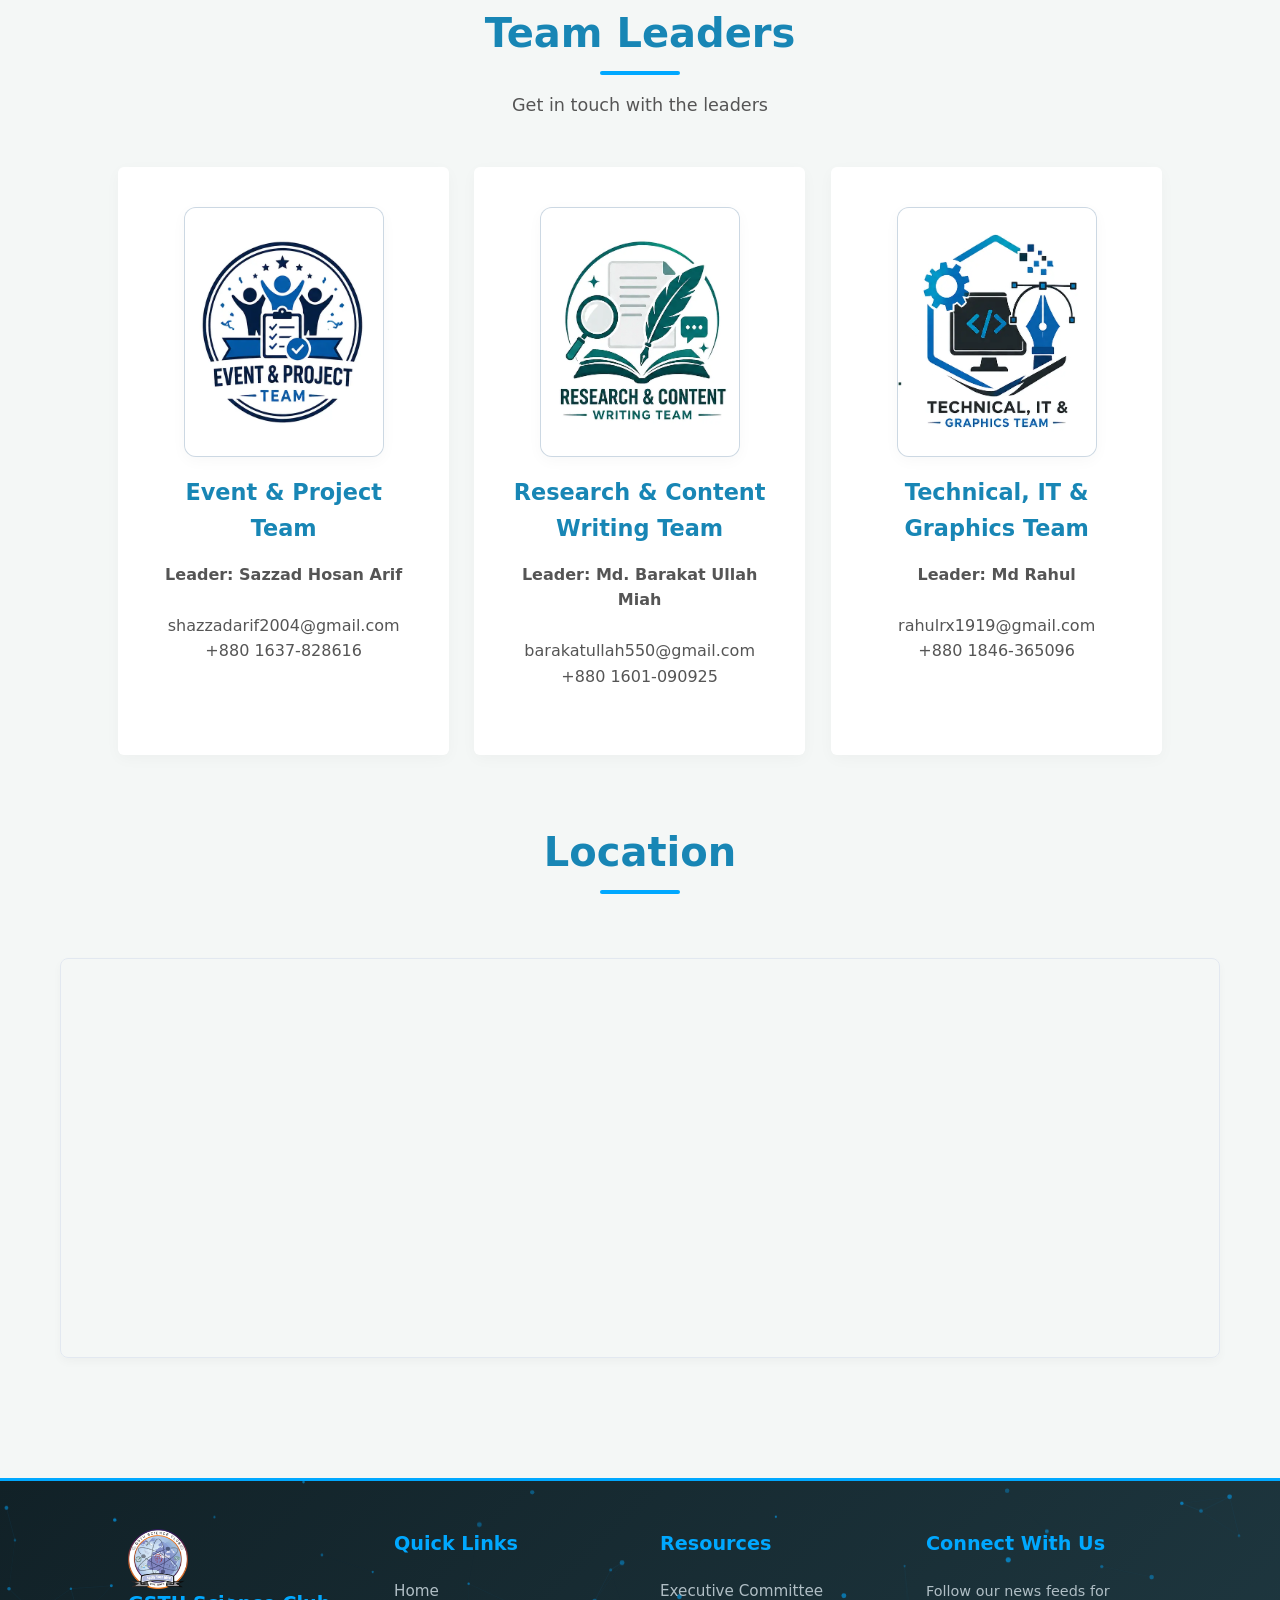
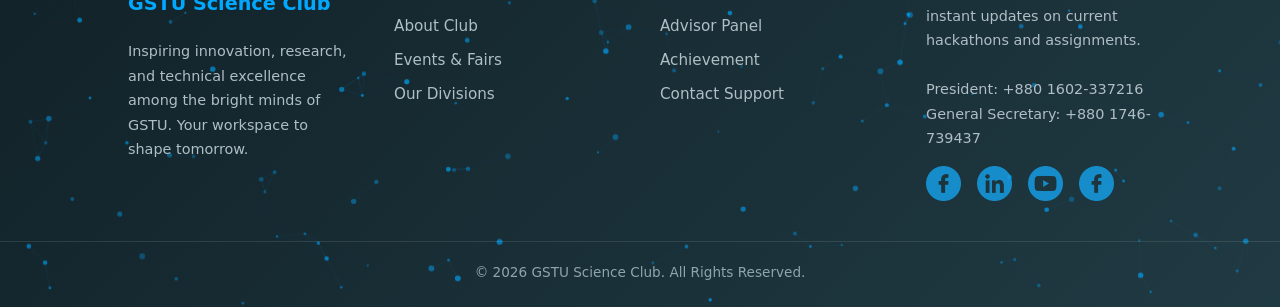
<file: contact.html>
<!DOCTYPE html>
<html lang="en">
<head>
    <meta charset="UTF-8">
    <meta name="viewport" content="width=device-width, initial-scale=1.0">
    <title>Contact - GSTU Science Club</title>
    <link rel="stylesheet" href="style.css">
</head>
<body>

    <universal-header></universal-header>

    <section class="contact-main-wrapper">
        
        <div class="reveal-on-scroll contact-header">
            <h2 class="section-title">Contact Us</h2>
            <div class="contact-header-divider"></div>
            <p class="section-subtitle">
                Have questions or need assistance? Reach out to our dedicated teams, connect with us online, or visit our campus.
            </p>
        </div>

        <div class="reveal-on-scroll contact-info-grid">
            
            <div class="contact-info-col">
                <h3>General Inquiries</h3>
                
                <p class="contact-info-item">
                    📍 <strong>Main Campus Address:</strong><br>
                    Gopalganj Science and Technology University<br>
                    Gopalganj - 8105
                </p>
                
                <p class="contact-info-item">
                    ✉️ <strong>Contact Number:</strong><br>
                    <span>President: +880 1602-337216 </span><br>
                    <span>General Secretary: +880 1746-739437 </span><br>
                    <span>Organizing Secretary: +880 1601-090925 </span>
                </p>
                <br>
                <p class="contact-info-item">
                    ✉️ <strong>Email Address:</strong><br>
                    <a href="mailto:scienceclub.gstu@gmail.com" class="contact-email-link">scienceclub.gstu@gmail.com</a>
                </p>
            </div>

            <div class="contact-social-card">
                <h3>Connect With Us</h3>
                <p>
                    Follow our official digital channels for campus updates, event live streams, and announcements.
                </p>
                
                <div class="contact-social-group">
                    <a href="https://www.facebook.com/GSTUSC" target="_blank" class="contact-social-btn contact-fb">
                        <svg viewBox="0 0 24 24"><path d="M24 12.073c0-6.627-5.373-12-12-12s-12 5.373-12 12c0 5.99 4.388 10.954 10.125 11.854v-8.385H7.078v-3.47h3.047V9.43c0-3.007 1.792-4.669 4.533-4.669 1.312 0 2.686.235 2.686.235v2.953H15.83c-1.491 0-1.956.925-1.956 1.874v2.25h3.328l-.532 3.47h-2.796v8.385C19.612 23.027 24 18.062 24 12.073z"/></svg>
                        <span>Facebook</span>
                    </a>
                    <a href="https://www.linkedin.com/company/gstu-science-club" target="_blank" class="contact-social-btn contact-linkedin">
                        <svg viewBox="0 0 24 24"><path d="M22.23 0H1.77C.8 0 0 .77 0 1.72v20.56C0 23.23.8 24 1.77 24h20.46c.98 0 1.77-.77 1.77-1.72V1.72C24 .77 23.2 0 22.23 0zM7.12 20.45H3.56V9H7.12v11.45zM5.34 7.43c-1.14 0-2.06-.92-2.06-2.06 0-1.14.92-2.06 2.06-2.06 1.14 0 2.06.92 2.06 2.06 0 1.14-.92 2.06-2.06 2.06zm15.11 13.02h-3.56v-5.6c0-1.34-.03-3.05-1.86-3.05-1.86 0-2.14 1.45-2.14 2.95v5.7h-3.56V9h3.42v1.56h.05c.48-.9 1.64-1.85 3.37-1.85 3.6 0 4.27 2.37 4.27 5.45v6.29z"/></svg>
                        <span>LinkedIn</span>
                    </a>
                    <a href="https://www.youtube.com/@gstuscienceclub" target="_blank" class="contact-social-btn contact-youtube">
                        <svg viewBox="0 0 24 24"><path d="M23.498 6.163a3.003 3.003 0 0 0-2.11-2.11C19.517 3.545 12 3.545 12 3.545s-7.516 0-9.387.508a3.003 3.003 0 0 0-2.11 2.11c-.51 1.871-.51 5.776-.51 5.776s0 3.905.51 5.776a3.003 3.003 0 0 0 2.11 2.11c1.871.508 9.387.508 9.387.508s7.517 0 9.387-.508a3.003 3.003 0 0 0 2.11-2.11c.51-1.871.51-5.776.51-5.776s0-3.905-.51-5.776zm-14.09 9.376V8.461l6.256 3.54-6.256 3.538z"/></svg>
                        <span>YouTube</span>
                    </a>
                    <a href="https://www.facebook.com/groups/bsmrstusc" target="_blank" class="contact-social-btn contact-fb-comm">
                        <svg viewBox="0 0 24 24"><path d="M24 12.073c0-6.627-5.373-12-12-12s-12 5.373-12 12c0 5.99 4.388 10.954 10.125 11.854v-8.385H7.078v-3.47h3.047V9.43c0-3.007 1.792-4.669 4.533-4.669 1.312 0 2.686.235 2.686.235v2.953H15.83c-1.491 0-1.956.925-1.956 1.874v2.25h3.328l-.532 3.47h-2.796v8.385C19.612 23.027 24 18.062 24 12.073z"/></svg>
                        <span>Facebook Community</span>
                    </a>
                </div>
            </div>

        </div>

        <div class="section-container">
            <h2 class="section-title">The Executive Core</h2>
            <p class="section-subtitle">Connect directly with our core executive leadership.</p>

            <div class="grid">
                <div class="card reveal-on-scroll">
                    <div class="executive-photo">
                        <img src="image/PS.webp" alt="Md. Tawhidur Rahman">
                    </div>
                    <h3>Md. Tawhidur Rahman</h3>
                    <p><b>President</b></p> <br>
                    <p>turjo.643@gmail.com </p>
                    <p>+880 1602-337216 </p>
                </div>
                
                <div class="card reveal-on-scroll">
                    <div class="executive-photo">
                        <img src="image/GS.webp" alt="S M Nishan">
                    </div>
                    <h3>S M Al-Amin Nishan</h3>
                    <p><b>General Secretary</b></p> <br>
                    <p>smalamingstu@gmail.com </p>
                    <p>+880 1746-739437 </p>
                </div>
                
                <div class="card reveal-on-scroll">
                    <div class="executive-photo">
                        <img src="image/os.webp" alt="Md. Barakat Ullah Miah">
                    </div>
                    <h3>Md. Barakat Ullah Miah</h3>
                    <p><b>Organizing Secretary</b></p> <br>
                    <p>barakatullah550@gmail.com </p>
                    <p>+880 1601-090925 </p>
                </div>
            </div>
        </div>

        <div class="section-container reveal-on-scroll">
            <h2 class="section-title">Team Leaders</h2>
            <p class="section-subtitle">Get in touch with the leaders</p>

            <div class="grid">
                <div class="card reveal-on-scroll">
                    <div class="executive-photo">
                        <img src="image/Event.webp" alt="Sazzad Hosan Arif">
                    </div>
                    <h3>Event & Project Team</h3>
                    <p><b>Leader: Sazzad Hosan Arif</b></p><br>
                    <p>shazzadarif2004@gmail.com</p>
                    <p>+880 1637-828616 </p> <br>
                </div>
                <div class="card reveal-on-scroll">
                    <div class="executive-photo">
                        <img src="image/Research.webp" alt="Md. Barakat Ullah Miah">
                    </div>
                    <h3>Research & Content Writing Team</h3>
                    <p><b>Leader: Md. Barakat Ullah Miah</b></p><br>
                    <p>barakatullah550@gmail.com </p>
                    <p>+880 1601-090925 </p> <br>
                </div>
                <div class="card reveal-on-scroll">
                    <div class="executive-photo">
                        <img src="image/it.webp" alt="Md Rahul">
                    </div>
                    <h3>Technical, IT & Graphics Team</h3>
                    <p><b>Leader: Md Rahul</b></p><br>
                    <p>rahulrx1919@gmail.com</p>
                    <p>+880 1846-365096 </p> <br>
                </div>
            </div>
        </div>    

        <div class="section-container reveal-on-scroll">
            <h2 class="section-title">Location</h2>
        </div>

        <div class="reveal-on-scroll contact-map-wrapper">
            <iframe 
                src="https://www.google.com/maps/embed?pb=!1m18!1m12!1m3!1d8736.937225530908!2d89.81796551003059!3d22.971225002476!2m3!1f0!2f0!3f0!3m2!1i1024!2i768!4f13.1!3m3!1m2!1s0x39ffe9003fe7ce35%3A0xd2ccb34237513212!2sGopalganj%20Science%20and%20Technology%20University!5e0!3m2!1sen!2sbd!4v1785269633611!5m2!1sen!2sbd" 
                allowfullscreen="" 
                loading="lazy">
            </iframe>
        </div>

    </section>

    <universal-footer></universal-footer>

    <script src="main.js"></script>
</body>
</html>
</file>
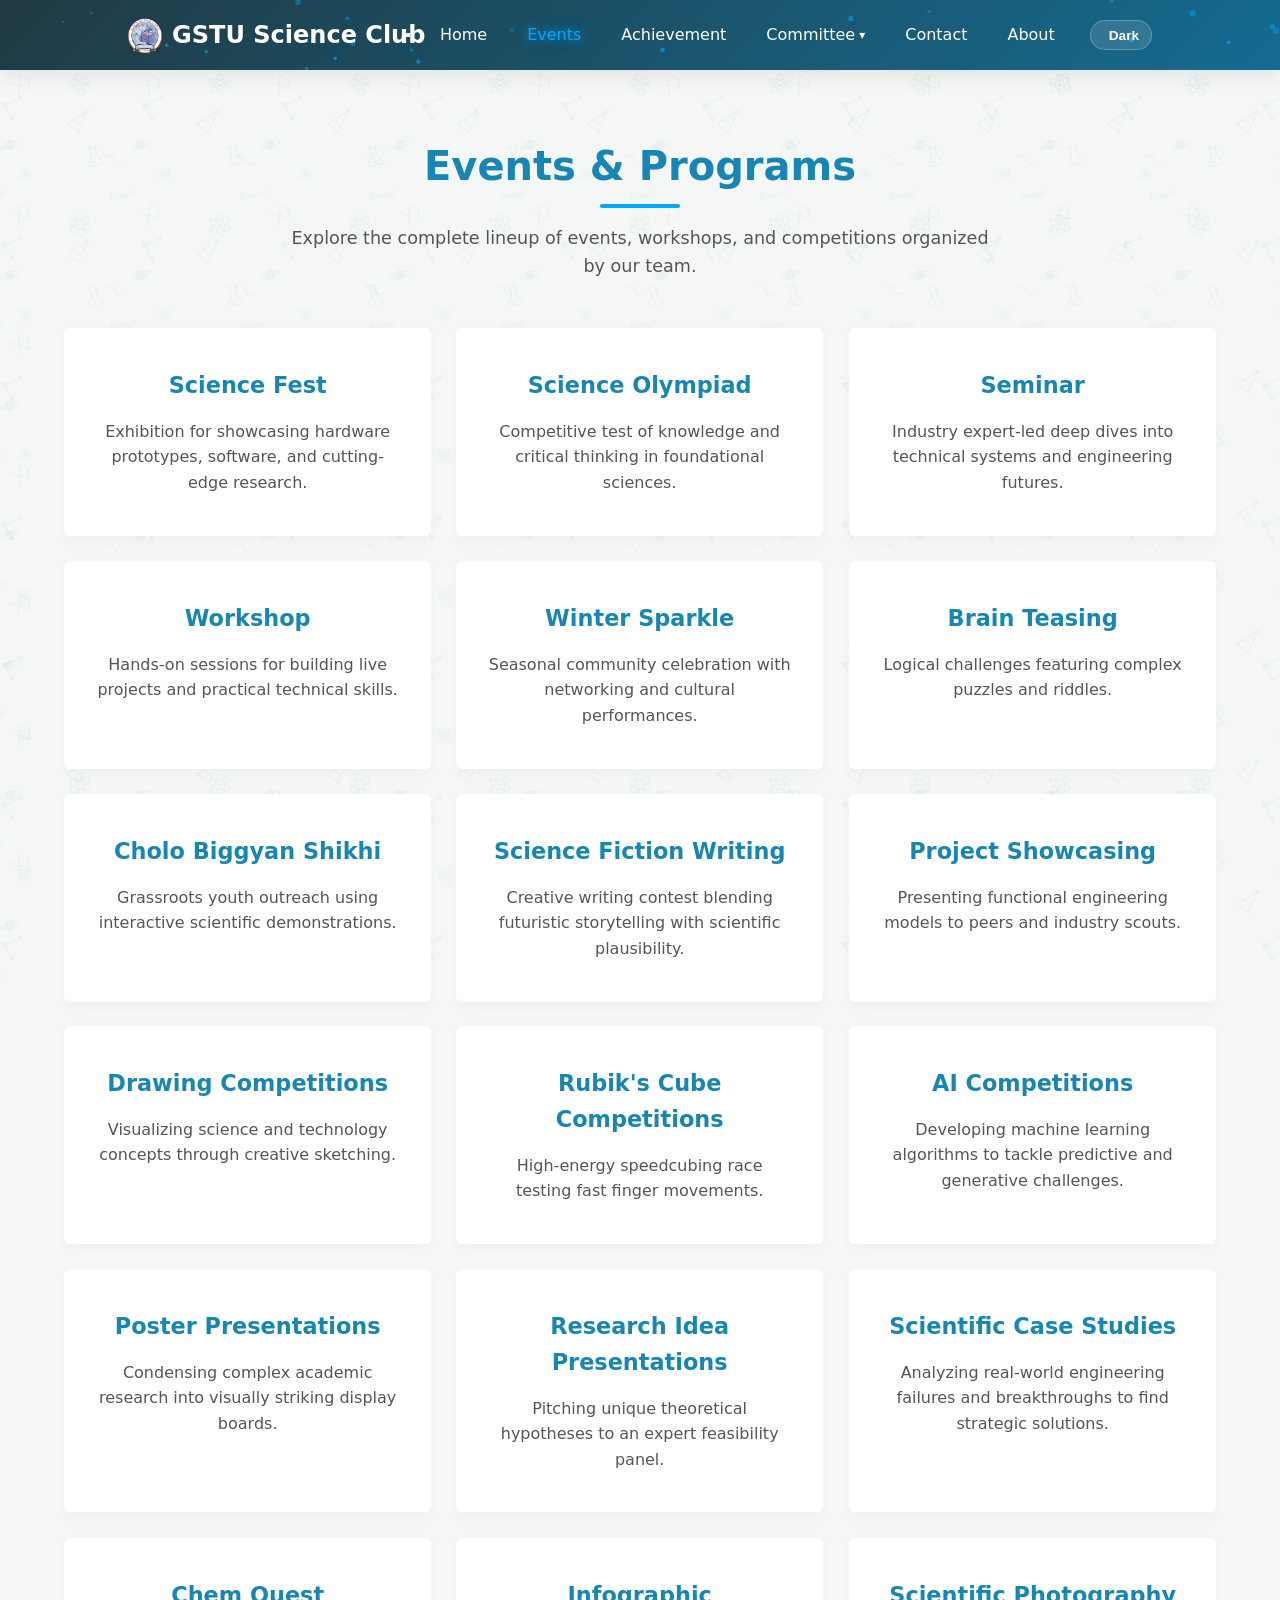
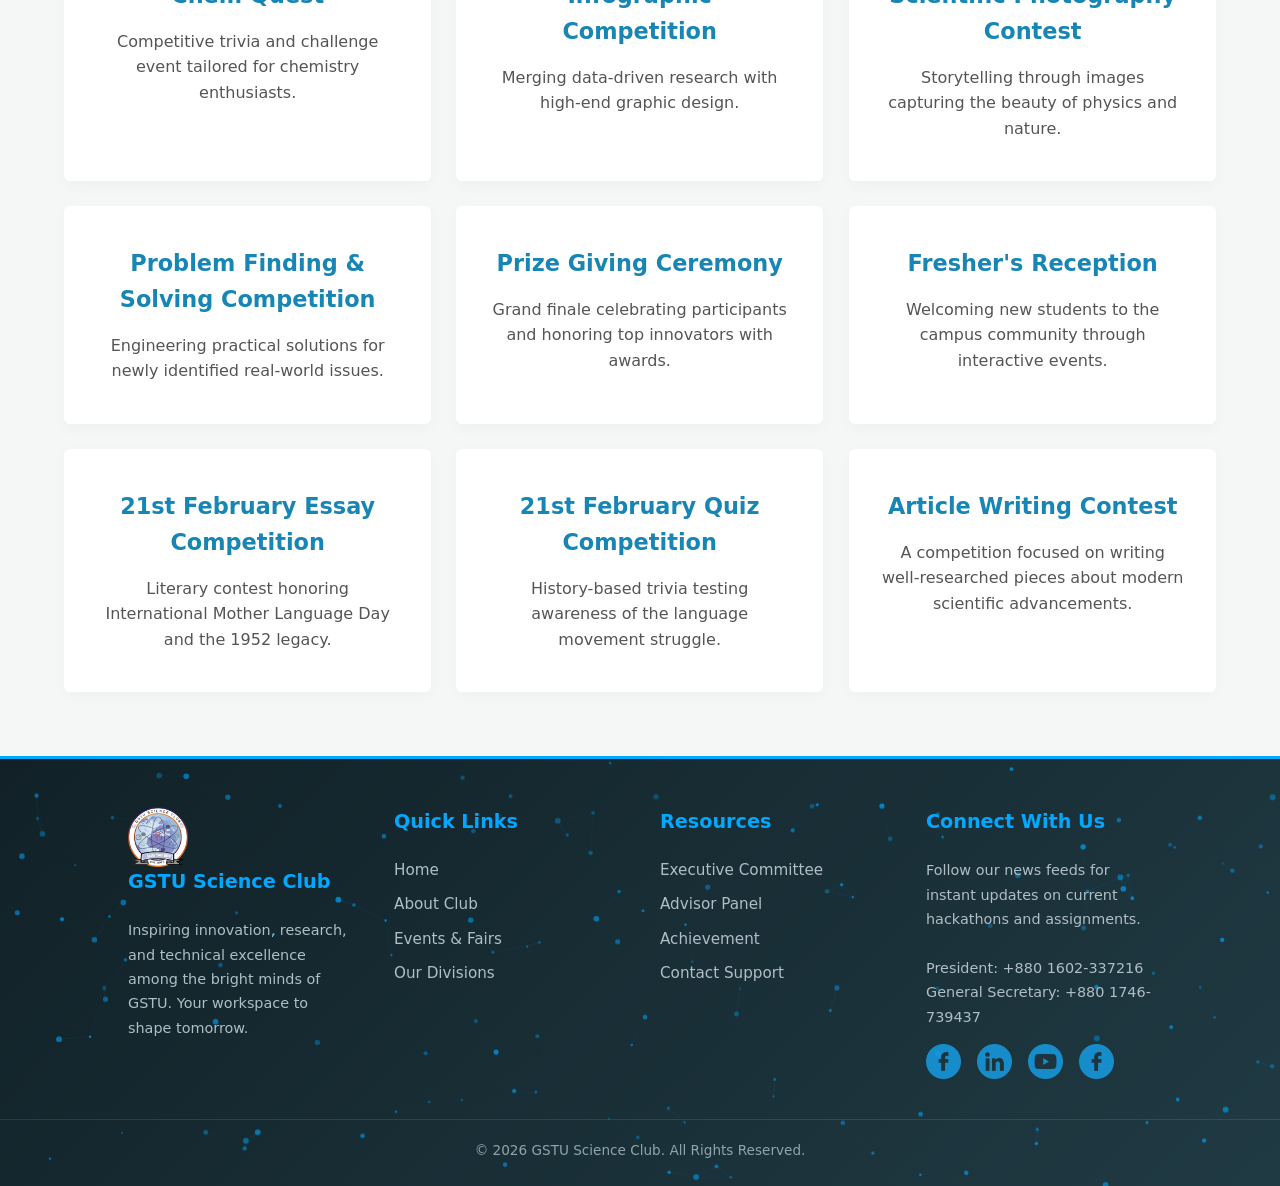
<file: events.html>
<!DOCTYPE html>
<html lang="en">
<head>
    <meta charset="UTF-8">
    <meta name="viewport" content="width=device-width, initial-scale=1.0">
    <title>Events - GSTU Science Club</title>
    <link rel="stylesheet" href="style.css">
</head>
<body>

    <universal-header></universal-header>

    <div class="section-container">
        <h2 class="section-title">Events & Programs</h2>
        <p class="section-subtitle">Explore the complete lineup of events, workshops, and competitions organized by our team.</p>
        
        <div class="grid">
            <div class="card reveal-on-scroll">
                <h3>Science Fest</h3>
                <p>Exhibition for showcasing hardware prototypes, software, and cutting-edge research.</p>
            </div>
            <div class="card reveal-on-scroll">
                <h3>Science Olympiad</h3>
                <p>Competitive test of knowledge and critical thinking in foundational sciences.</p>
            </div>
            <div class="card reveal-on-scroll">
                <h3>Seminar</h3>
                <p>Industry expert-led deep dives into technical systems and engineering futures.</p>
            </div>
            <div class="card reveal-on-scroll">
                <h3>Workshop</h3>
                <p>Hands-on sessions for building live projects and practical technical skills.</p>
            </div>
            <div class="card reveal-on-scroll">
                <h3>Winter Sparkle</h3>
                <p>Seasonal community celebration with networking and cultural performances.</p>
            </div>
            <div class="card reveal-on-scroll">
                <h3>Brain Teasing</h3>
                <p>Logical challenges featuring complex puzzles and riddles.</p>
            </div>
            <div class="card reveal-on-scroll">
                <h3>Cholo Biggyan Shikhi</h3>
                <p>Grassroots youth outreach using interactive scientific demonstrations.</p>
            </div>
            <div class="card reveal-on-scroll">
                <h3>Science Fiction Writing</h3>
                <p>Creative writing contest blending futuristic storytelling with scientific plausibility.</p>
            </div>
            <div class="card reveal-on-scroll">
                <h3>Project Showcasing</h3>
                <p>Presenting functional engineering models to peers and industry scouts.</p>
            </div>
            <div class="card reveal-on-scroll">
                <h3>Drawing Competitions</h3>
                <p>Visualizing science and technology concepts through creative sketching.</p>
            </div>
            <div class="card reveal-on-scroll">
                <h3>Rubik's Cube Competitions</h3>
                <p>High-energy speedcubing race testing fast finger movements.</p>
            </div>
            <div class="card reveal-on-scroll">
                <h3>AI Competitions</h3>
                <p>Developing machine learning algorithms to tackle predictive and generative challenges.</p>
            </div>
            <div class="card reveal-on-scroll">
                <h3>Poster Presentations</h3>
                <p>Condensing complex academic research into visually striking display boards.</p>
            </div>
            <div class="card reveal-on-scroll">
                <h3>Research Idea Presentations</h3>
                <p>Pitching unique theoretical hypotheses to an expert feasibility panel.</p>
            </div>
            <div class="card reveal-on-scroll">
                <h3>Scientific Case Studies</h3>
                <p>Analyzing real-world engineering failures and breakthroughs to find strategic solutions.</p>
            </div>     
            <div class="card reveal-on-scroll">
                <h3>Chem Quest</h3>
                <p>Competitive trivia and challenge event tailored for chemistry enthusiasts.</p>
            </div> 
            <div class="card reveal-on-scroll">
                <h3>Infographic Competition</h3>
                <p>Merging data-driven research with high-end graphic design.</p>
            </div> 
            <div class="card reveal-on-scroll">
                <h3>Scientific Photography Contest</h3>
                <p>Storytelling through images capturing the beauty of physics and nature.</p>
            </div> 
            <div class="card reveal-on-scroll">
                <h3>Problem Finding & Solving Competition</h3>
                <p>Engineering practical solutions for newly identified real-world issues.</p>
            </div> 
            <div class="card reveal-on-scroll">
                <h3>Prize Giving Ceremony</h3>
                <p>Grand finale celebrating participants and honoring top innovators with awards.</p>
            </div>      
            <div class="card reveal-on-scroll">
                <h3>Fresher's Reception</h3>
                <p>Welcoming new students to the campus community through interactive events.</p>
            </div>  
            <div class="card reveal-on-scroll">
                <h3>21st February Essay Competition</h3>
                <p>Literary contest honoring International Mother Language Day and the 1952 legacy.</p>
            </div> 
            <div class="card reveal-on-scroll">
                <h3>21st February Quiz Competition</h3>
                <p>History-based trivia testing awareness of the language movement struggle.</p>
            </div>   
            <div class="card reveal-on-scroll">
                <h3>Article Writing Contest</h3>
                <p>A competition focused on writing well-researched pieces about modern scientific advancements.</p>
            </div>                                                                                                     
        </div>
    </div>

    <universal-footer></universal-footer>

    <script src="main.js"></script>
</body>
</html>
</file>
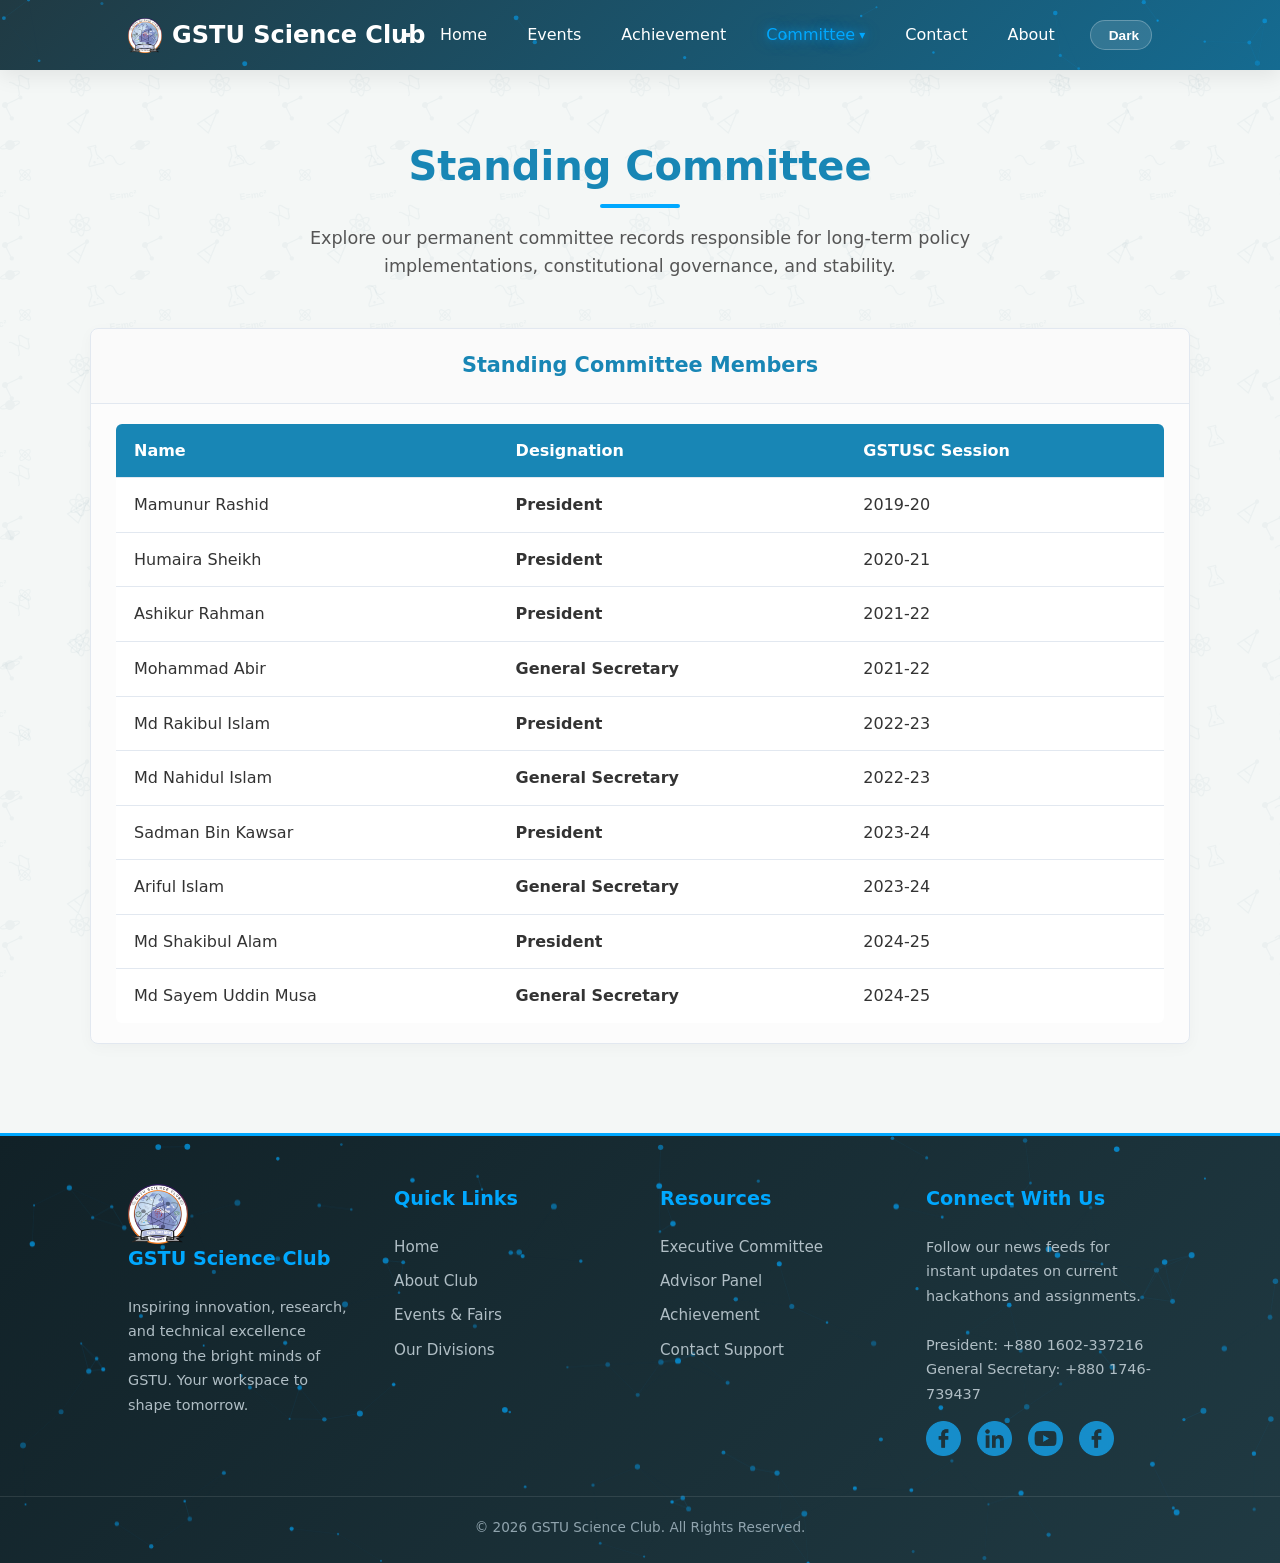
<file: standing-committee.html>
<!DOCTYPE html>
<html lang="en">
<head>
    <meta charset="UTF-8">
    <meta name="viewport" content="width=device-width, initial-scale=1.0">
    <title>Standing Committee - GSTU Science Club</title>
    <link rel="stylesheet" href="style.css">
</head>
<body>

    <universal-header></universal-header>

    <div class="section-container">
        <h2 class="section-title">Standing Committee</h2>
        <p class="section-subtitle">Explore our permanent committee records responsible for long-term policy implementations, constitutional governance, and stability.</p>

        <div class="committee-panel-container">
            <div class="committee-panel">
                <h3 class="panel-title">Standing Committee Members</h3>
                <div class="panel-content">
                    <table class="list-table">
                        <thead>
                            <tr>
                                <th>Name</th>
                                <th>Designation</th>
                                <th> GSTUSC Session</th>
                            </tr>
                        </thead>
                        <tbody>
                            <tr>
                                <td>Mamunur Rashid</td>
                                <td><strong>President</strong></td>
                                <td>2019-20</td>
                            </tr>
                            <tr>
                                <td>Humaira Sheikh</td>
                                <td><strong>President</strong></td>
                                <td>2020-21</td>
                            </tr>
                            <tr>
                                <td>Ashikur Rahman</td>
                                <td><strong>President</strong></td>
                                <td>2021-22</td>
                            </tr>
                            <tr>
                                <td>Mohammad Abir</td>
                                <td><strong>General Secretary</strong></td>
                                <td>2021-22</td>
                            </tr>
                            <tr>
                                <td>Md Rakibul Islam</td>
                                <td><strong>President</strong></td>
                                <td>2022-23</td>
                            </tr>
                            <tr>
                                <td>Md Nahidul Islam</td>
                                <td><strong>General Secretary</strong></td>
                                <td>2022-23</td>
                            </tr>
                            <tr>
                                <td>Sadman Bin Kawsar</td>
                                <td><strong>President</strong></td>
                                <td>2023-24</td>
                            </tr>
                            <tr>
                                <td>Ariful Islam</td>
                                <td><strong>General Secretary</strong></td>
                                <td>2023-24</td>
                            </tr>
                            <tr>
                                <td>Md Shakibul Alam</td>
                                <td><strong>President</strong></td>
                                <td>2024-25</td>
                            </tr>
                            <tr>
                                <td>Md Sayem Uddin Musa</td>
                                <td><strong>General Secretary</strong></td>
                                <td>2024-25</td>
                            </tr>
                        </tbody>
                    </table>
                </div>
            </div>
        </div>
    </div>

    <universal-footer></universal-footer>

    <script src="main.js"></script>
</body>
</html>
</file>
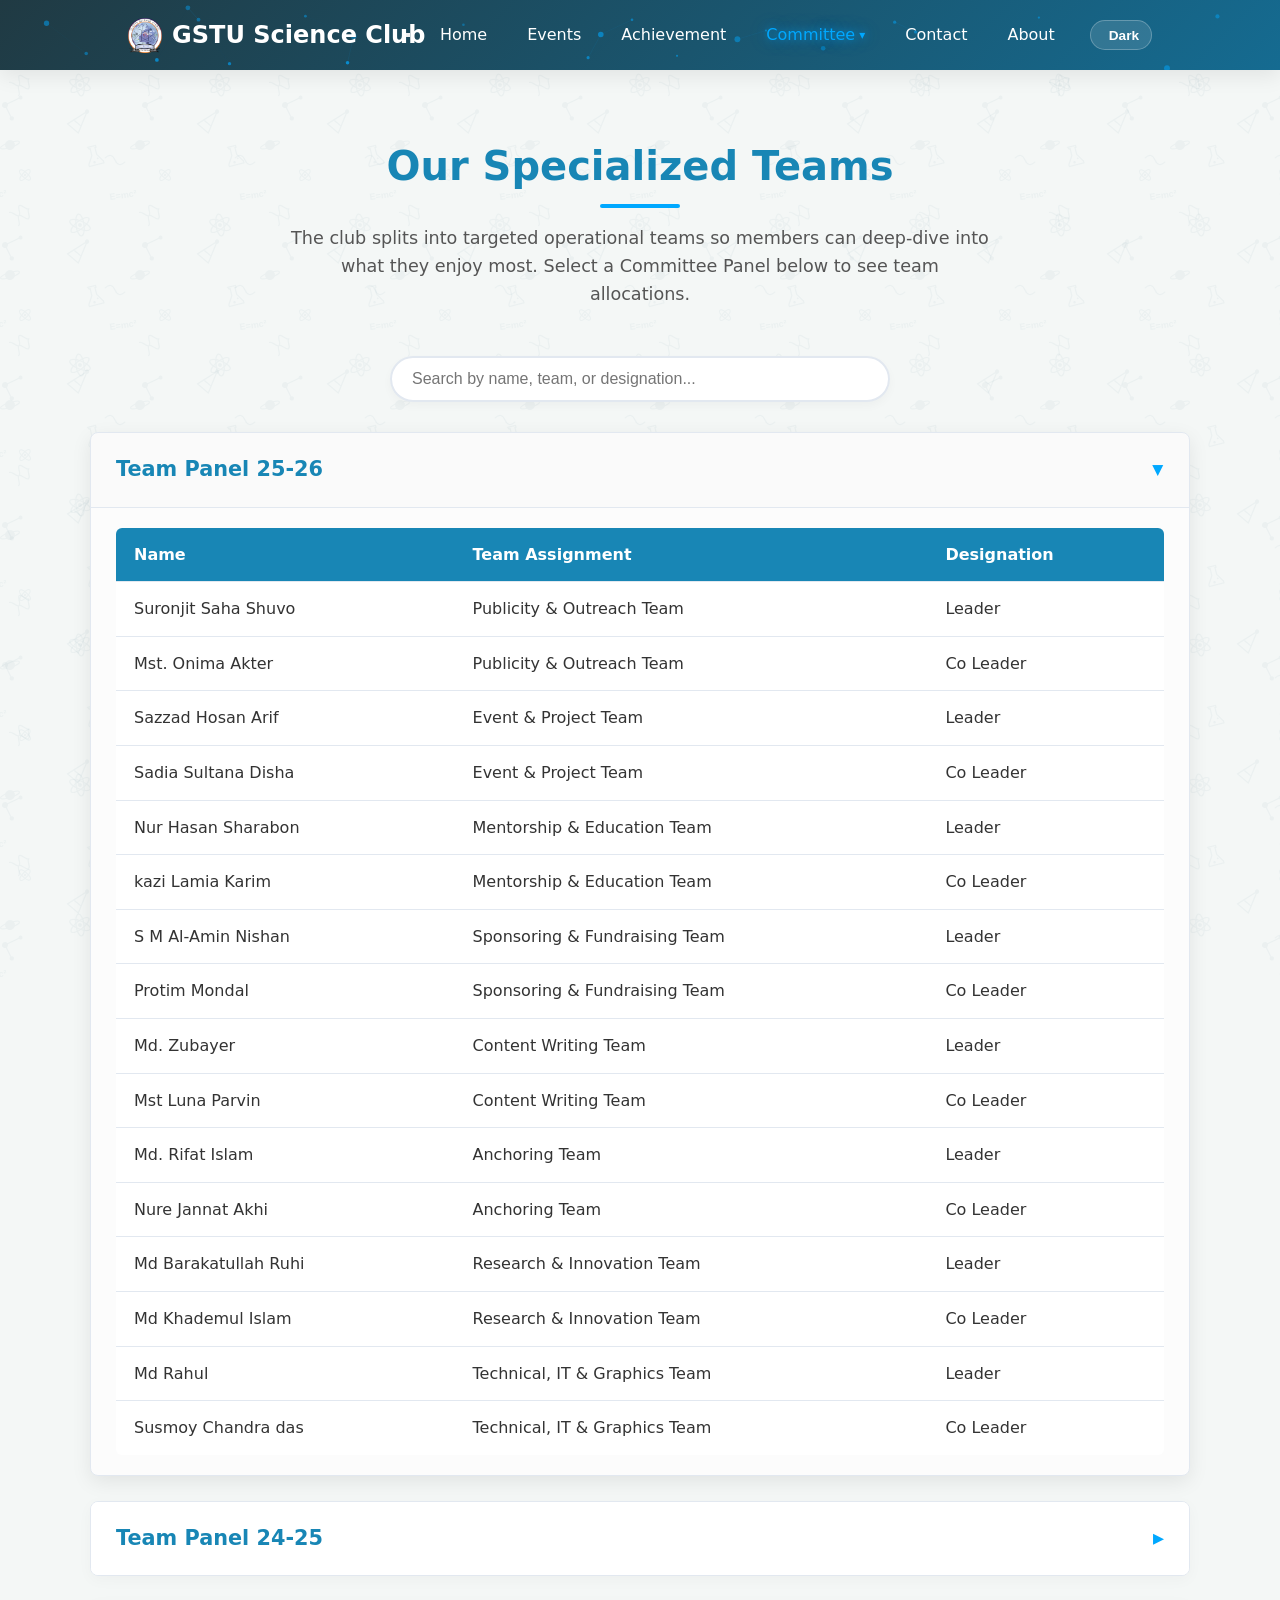
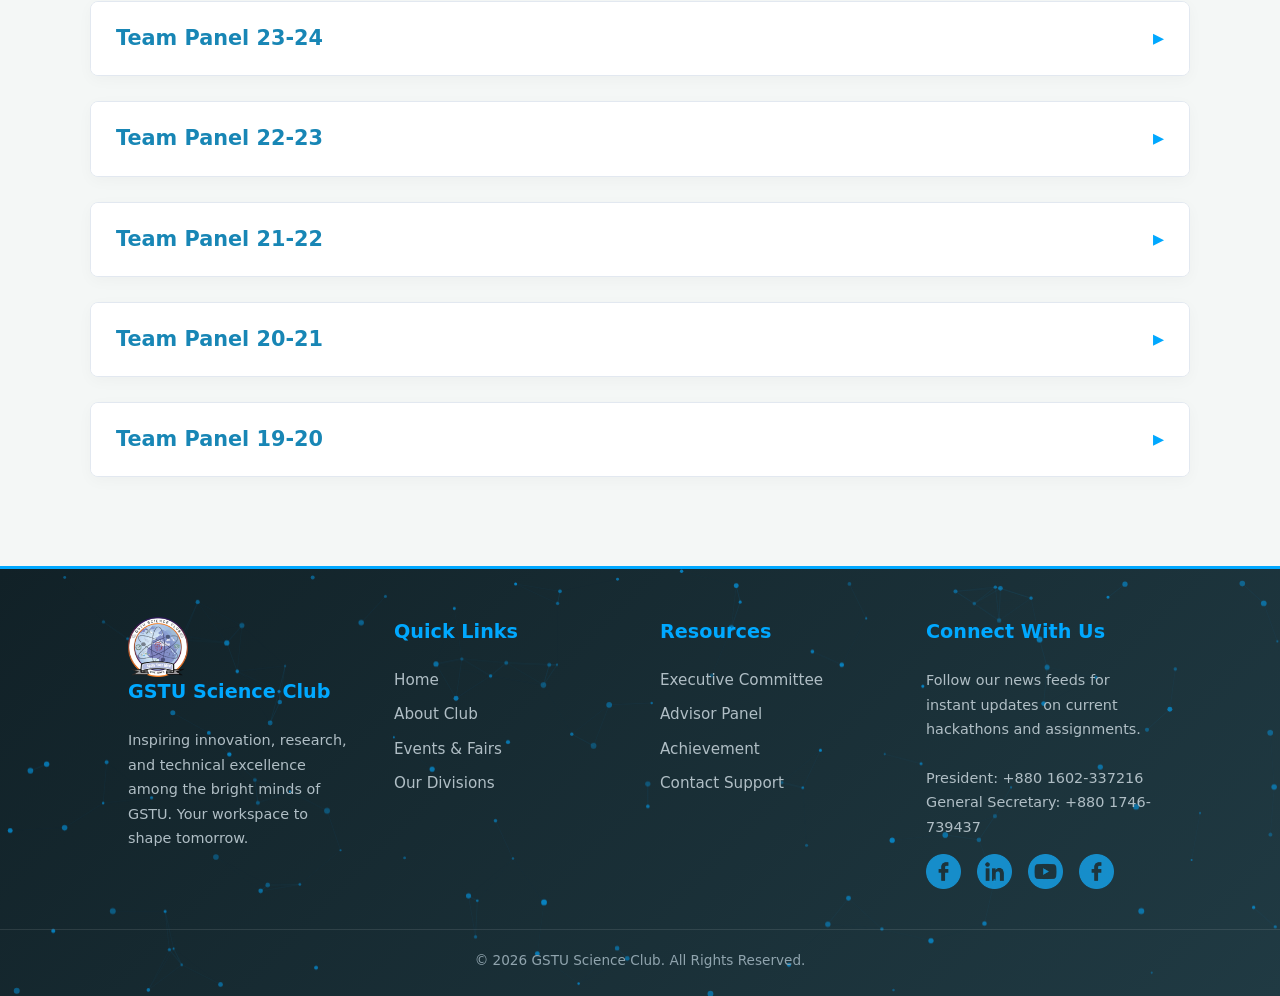
<file: teams.html>
<!DOCTYPE html>
<html lang="en">
<head>
    <meta charset="UTF-8">
    <meta name="viewport" content="width=device-width, initial-scale=1.0">
    <title>Teams - GSTU Science Club</title>
    <link rel="stylesheet" href="style.css">
</head>
<body>

    <universal-header></universal-header>

    <div class="section-container">
        <h2 class="section-title">Our Specialized Teams</h2>
        <p class="section-subtitle">The club splits into targeted operational teams so members can deep-dive into what they enjoy most. Select a Committee Panel below to see team allocations.</p>

        <!-- Search Input Bar -->
        <div class="search-container">
            <input type="text" id="teamsSearch" class="search-input" placeholder="Search by name, team, or designation...">
        </div>

        <!-- No Search Results Message -->
        <div id="noResults" class="no-results">
            No matching team member or team assignment found.
        </div>

        <div class="committee-accordion">
            
            <details open>
                <summary>Team Panel 25-26</summary>
                <div class="accordion-content">
                    <table class="list-table">
                        <thead>
                            <tr>
                                <th>Name</th>
                                <th>Team Assignment</th>
                                <th>Designation</th>
                            </tr>
                        </thead>
                        <tbody>
                            <tr>
                                <td>Suronjit Saha Shuvo</td>
                                <td>Publicity & Outreach Team</td>
                                <td>Leader</td>
                            </tr>
                            <tr>
                                <td>Mst. Onima Akter</td>
                                <td>Publicity & Outreach Team</td>
                                <td>Co Leader</td>
                            </tr>
                            <tr>
                                <td>Sazzad Hosan Arif</td>
                                <td>Event & Project Team</td>
                                <td>Leader</td>
                            </tr>
                            <tr>
                                <td>Sadia Sultana Disha</td>
                                <td>Event & Project Team</td>
                                <td>Co Leader</td>
                            </tr>
                            <tr>
                                <td>Nur Hasan Sharabon</td>
                                <td>Mentorship & Education Team</td>
                                <td>Leader</td>
                            </tr>
                            <tr>
                                <td>kazi Lamia Karim</td>
                                <td>Mentorship & Education Team</td>
                                <td>Co Leader</td>
                            </tr>
                            <tr>
                                <td>S M Al-Amin Nishan</td>
                                <td>Sponsoring & Fundraising Team</td>
                                <td>Leader</td>
                            </tr>
                            <tr>
                                <td>Protim Mondal</td>
                                <td>Sponsoring & Fundraising Team</td>
                                <td>Co Leader</td>
                            </tr>
                            <tr>
                                <td>Md. Zubayer</td>
                                <td>Content Writing Team</td>
                                <td>Leader</td>
                            </tr>
                            <tr>
                                <td>Mst Luna Parvin</td>
                                <td>Content Writing Team</td>
                                <td>Co Leader</td>
                            </tr>
                            <tr>
                                <td>Md. Rifat Islam</td>
                                <td>Anchoring Team</td>
                                <td>Leader</td>
                            </tr>
                            <tr>
                                <td>Nure Jannat Akhi</td>
                                <td>Anchoring Team</td>
                                <td>Co Leader</td>
                            </tr>
                            <tr>
                                <td>Md Barakatullah Ruhi</td>
                                <td>Research & Innovation Team</td>
                                <td>Leader</td>
                            </tr>
                            <tr>
                                <td>Md Khademul Islam</td>
                                <td>Research & Innovation Team</td>
                                <td>Co Leader</td>
                            </tr>
                            <tr>
                                <td>Md Rahul</td>
                                <td>Technical, IT & Graphics Team</td>
                                <td>Leader</td>
                            </tr>
                            <tr>
                                <td>Susmoy Chandra das</td>
                                <td>Technical, IT & Graphics Team</td>
                                <td>Co Leader</td>
                            </tr>
                        </tbody>
                    </table>
                </div>
            </details>

            <details>
                <summary>Team Panel 24-25</summary>
                <div class="accordion-content">
                    <table class="list-table">
                        <thead>
                            <tr>
                                <th>Name</th>
                                <th>Team Assignment</th>
                                <th>Designation</th>
                            </tr>
                        </thead>
                        <tbody>
                            <tr>
                                <td>Salma Akter</td>
                                <td>Mentorship & Education Team</td>
                                <td>Leader</td>
                            </tr>
                            <tr>
                                <td>Kazi Lamia Karim</td>
                                <td>Mentorship & Education Team</td>
                                <td>Member</td>
                            </tr>
                            <tr>
                                <td>Md. Mojammel Khan</td>
                                <td>Mentorship & Education Team</td>
                                <td>Member</td>
                            </tr>
                            <tr>
                                <td>Md Shakibul Alam</td>
                                <td>Content Writing Team</td>
                                <td>Leader</td>
                            </tr>
                            <tr>
                                <td>Nusrat Jahan Nishu</td>
                                <td>Content Writing Team</td>
                                <td>Co-leader</td>
                            </tr>
                            <tr>
                                <td>Md. Zubayer</td>
                                <td>Content Writing Team</td>
                                <td>Member</td>
                            </tr>
                            <tr>
                                <td>Md Khademul Islam</td>
                                <td>Content Writing Team</td>
                                <td>Member</td>
                            </tr>
                            <tr>
                                <td>Masuma Mehjabin</td>
                                <td>Content Writing Team</td>
                                <td>Member</td>
                            </tr>
                            <tr>
                                <td>Taohida Islam Luna</td>
                                <td>Content Writing Team</td>
                                <td>Member</td>
                            </tr>
                            <tr>
                                <td>Mashfiqur Rahman Niloy</td>
                                <td>Anchoring Team</td>
                                <td>Leader</td>
                            </tr>
                            <tr>
                                <td>Marup Haider</td>
                                <td>Anchoring Team</td>
                                <td>Member</td>
                            </tr>
                            <tr>
                                <td>Md. Shihab Ahmad</td>
                                <td>Anchoring Team</td>
                                <td>Member</td>
                            </tr>
                            <tr>
                                <td>Salma Akter</td>
                                <td>Anchoring Team</td>
                                <td>Member</td>
                            </tr>
                            <tr>
                                <td>Anondita Medha</td>
                                <td>Anchoring Team</td>
                                <td>Member</td>
                            </tr>
                            <tr>
                                <td>Md. Papul Mia</td>
                                <td>Sponsorship & Fundraising Team</td>
                                <td>Leader</td>
                            </tr>
                            <tr>
                                <td>Sadia Sultana Disha</td>
                                <td>Publicity & Outreach Team</td>
                                <td>Leader</td>
                            </tr>
                            <tr>
                                <td>Md. Barakat Ullah Miah</td>
                                <td>Publicity & Outreach Team</td>
                                <td>Member</td>
                            </tr>
                            <tr>
                                <td>Md. Sayem Uddin Musa</td>
                                <td>Event & Project Team</td>
                                <td>Leader</td>
                            </tr>
                            <tr>
                                <td>Anika Sharmila Arthy</td>
                                <td>Event & Project Team</td>
                                <td>Member</td>
                            </tr>
                            <tr>
                                <td>Kazi Jahid Hasan</td>
                                <td>Event & Project Team</td>
                                <td>Member</td>
                            </tr>
                            <tr>
                                <td>Samia Akter Snigdha</td>
                                <td>Event & Project Team</td>
                                <td>Member</td>
                            </tr>
                            <tr>
                                <td>Juma Akter</td>
                                <td>Event & Project Team</td>
                                <td>Member</td>
                            </tr>
                            <tr>
                                <td>Nur Hasan Sharabon</td>
                                <td>Event & Project Team</td>
                                <td>Member</td>
                            </tr>
                            <tr>
                                <td>Md. Papul Mia</td>
                                <td>Event & Project Team</td>
                                <td>Member</td>
                            </tr>
                            <tr>
                                <td>Salma Akter</td>
                                <td>Event & Project Team</td>
                                <td>Member</td>
                            </tr>
                            <tr>
                                <td>S M Al-Amin Nishan</td>
                                <td>Event & Project Team</td>
                                <td>Member</td>
                            </tr>
                            <tr>
                                <td>Md. Tawhidur Rahman</td>
                                <td>Technical, IT & Graphics Team</td>
                                <td>Leader</td>
                            </tr>
                            <tr>
                                <td>Shamim Hasan</td>
                                <td>Technical, IT & Graphics Team</td>
                                <td>Member</td>
                            </tr>
                            <tr>
                                <td>Nadiatul Ferdous Nadia</td>
                                <td>Technical, IT & Graphics Team</td>
                                <td>Member</td>
                            </tr>
                            <tr>
                                <td>Kazi Jahid Hasan</td>
                                <td>Technical, IT & Graphics Team</td>
                                <td>Member</td>
                            </tr>
                            <tr>
                                <td>SM Nishan</td>
                                <td>Technical, IT & Graphics Team</td>
                                <td>Member</td>
                            </tr>
                            <tr>
                                <td>S M Al-Amin Nishan</td>
                                <td>Research & Innovation Team</td>
                                <td>Leader</td>
                            </tr>
                            <tr>
                                <td>MD. Hafizul Islam</td>
                                <td>Research & Innovation Team</td>
                                <td>Member</td>
                            </tr>
                            <tr>
                                <td>Md. Khademul Islam</td>
                                <td>Research & Innovation Team</td>
                                <td>Member</td>
                            </tr>
                            <tr>
                                <td>Jannatun Nessa July</td>
                                <td>Research & Innovation Team</td>
                                <td>Member</td>
                            </tr>
                            <tr>
                                <td>Ummey Habiba Hasu</td>
                                <td>Research & Innovation Team</td>
                                <td>Member</td>
                            </tr>
                            <tr>
                                <td>Md. Zubayer</td>
                                <td>Research & Innovation Team</td>
                                <td>Member</td>
                            </tr>
                            <tr>
                                <td>Md. Borhanuddin Rabbani</td>
                                <td>Research & Innovation Team</td>
                                <td>Member</td>
                            </tr>
                            <tr>
                                <td>Md. Papul Mia</td>
                                <td>Research & Innovation Team</td>
                                <td>Member</td>
                            </tr>
                            <tr>
                                <td>Sadia Sultana Disha</td>
                                <td>Research & Innovation Team</td>
                                <td>Member</td>
                            </tr>
                            <tr>
                                <td>Anika Rahman</td>
                                <td>Research & Innovation Team</td>
                                <td>Member</td>
                            </tr>
                            <tr>
                                <td>Sadia Mehnaj Saila</td>
                                <td>Research & Innovation Team</td>
                                <td>Member</td>
                            </tr>
                            <tr>
                                <td>Kazi Lamia Karim</td>
                                <td>Research & Innovation Team</td>
                                <td>Member</td>
                            </tr>
                            <tr>
                                <td>Anondita Medha</td>
                                <td>Research & Innovation Team</td>
                                <td>Member</td>
                            </tr>
                            <tr>
                                <td>Marup Haider</td>
                                <td>Research & Innovation Team</td>
                                <td>Member</td>
                            </tr>
                            <tr>
                                <td>Mst. Jiniya Khatun</td>
                                <td>Research & Innovation Team</td>
                                <td>Member</td>
                            </tr>
                            <tr>
                                <td>Md. Rabaid Hasan</td>
                                <td>Research & Innovation Team</td>
                                <td>Member</td>
                            </tr>
                            <tr>
                                <td>Rubina Akter Asha</td>
                                <td>Research & Innovation Team</td>
                                <td>Member</td>
                            </tr>
                            <tr>
                                <td>Md. Zubayer</td>
                                <td>Publication Team</td>
                                <td>Leader</td>
                            </tr>
                            <tr>
                                <td>Md. Tawhidur Rahman</td>
                                <td>Publication Team</td>
                                <td>Co-Leader</td>
                            </tr>
                            <tr>
                                <td>S M Al-Amin Nishan</td>
                                <td>Publication Team</td>
                                <td>Co-Leader</td>
                            </tr>
                            <tr>
                                <td>Dipa Bhattacharjee</td>
                                <td>Publication Team</td>
                                <td>Member</td>
                            </tr>
                            <tr>
                                <td>Md. Ashikur Rahman</td>
                                <td>Publication Team</td>
                                <td>Member</td>
                            </tr>
                            <tr>
                                <td>Arpita Riha</td>
                                <td>Publication Team</td>
                                <td>Member</td>
                            </tr>
                            <tr>
                                <td>Tanzina Hossain</td>
                                <td>Publication Team</td>
                                <td>Member</td>
                            </tr>
                            <tr>
                                <td>Osama Mahmud</td>
                                <td>Publication Team</td>
                                <td>Member</td>
                            </tr>
                            <tr>
                                <td>Sadia Sultana Disha</td>
                                <td>Publication Team</td>
                                <td>Member</td>
                            </tr>
                            <tr>
                                <td>Juma Akter</td>
                                <td>Publication Team</td>
                                <td>Member</td>
                            </tr>
                            <tr>
                                <td>Md Al-Amin Hossain</td>
                                <td>Publication Team</td>
                                <td>Member</td>
                            </tr>
                        </tbody>
                    </table>
                </div>
            </details>

            <details>
                <summary>Team Panel 23-24</summary>
                <div class="accordion-content">
                    <table class="list-table">
                        <thead>
                            <tr>
                                <th>Name</th>
                                <th>Team Assignment</th>
                                <th>Designation</th>
                            </tr>
                        </thead>
                        <tbody>
                            <tr>
                                <td>Fazlul Karim Sabit</td>
                                <td>Publications Team</td>
                                <td>Convenor</td>
                            </tr>
                            <tr>
                                <td>UMMEY HABIBA HASU</td>
                                <td>Publications Team</td>
                                <td>Secretary Member</td>
                            </tr>
                            <tr>
                                <td>Md. Papul Mia</td>
                                <td>Publications Team</td>
                                <td>Secretary Member</td>
                            </tr>
                            <tr>
                                <td>Mashfiqur Rahman Niloy</td>
                                <td>Project Team</td>
                                <td>Convenor</td>
                            </tr>
                            <tr>
                                <td>ANIKA RAHMAN NISHI</td>
                                <td>Project Team</td>
                                <td>Secretary Member</td>
                            </tr>
                            <tr>
                                <td>Sadi Hasab</td>
                                <td>Project Team</td>
                                <td>Secretary Member</td>
                            </tr>
                            <tr>
                                <td>Imran hossain</td>
                                <td>Project Team</td>
                                <td>Secretary Member</td>
                            </tr>
                            <tr>
                                <td>Md. Tawhidur Rahman</td>
                                <td>Graphics Team</td>
                                <td>Convenor</td>
                            </tr>
                            <tr>
                                <td>Md. Mojammel Khan Paris</td>
                                <td>Graphics Team</td>
                                <td>Secretary Member</td>
                            </tr>
                            <tr>
                                <td>Anindita Kabir</td>
                                <td>Anchoring Team</td>
                                <td>Convenor</td>
                            </tr>
                            <tr>
                                <td>Saiful Islam Bhuyan</td>
                                <td>Anchoring Team</td>
                                <td>Secretary Member</td>
                            </tr>
                            <tr>
                                <td>Shakibul Alam Nirjon</td>
                                <td>Technical Team</td>
                                <td>Convenor</td>
                            </tr>
                            <tr>
                                <td>Faria Yesmin</td>
                                <td>Technical Team</td>
                                <td>Secretary Member</td>
                            </tr>
                            <tr>
                                <td>Khandokar Maidul Islam</td>
                                <td>Technical Team</td>
                                <td>Secretary Member</td>
                            </tr>
                        </tbody>
                    </table>
                </div>
            </details>

            <details>
                <summary>Team Panel 22-23</summary>
                <div class="accordion-content">
                   <h2 style="text-align: center;">No team was created</h2>
                </div>
            </details>

            <details>
                <summary>Team Panel 21-22</summary>
                <div class="accordion-content">
                    <table class="list-table">
                        <thead>
                            <tr>
                                <th>Name</th>
                                <th>Team Assignment</th>
                                <th>Designation</th>
                            </tr>
                        </thead>
                        <tbody>
                            <tr>
                                <td>Hamim</td>
                                <td>Graphics Designing Team</td>
                                <td></td>
                            </tr>
                            <tr>
                                <td>Zarin Shazi</td>
                                <td>Graphics Designing Team</td>
                                <td></td>
                            </tr>
                            <tr>
                                <td>Ali Ahsan Amruz</td>
                                <td>Graphics Designing Team</td>
                                <td></td>
                            </tr>
                            <tr>
                                <td>Md Nahidul Islam</td>
                                <td>Graphics Designing Team</td>
                                <td></td>
                            </tr>
                            <tr>
                                <td>Foridul Islam</td>
                                <td>Event Planning Team</td>
                                <td></td>
                            </tr>
                            <tr>
                                <td>Rakib Chowdhury</td>
                                <td>Event Planning Team</td>
                                <td></td>
                            </tr>
                            <tr>
                                <td>Zarin Shazi</td>
                                <td>Event Planning Team</td>
                                <td></td>
                            </tr>
                            <tr>
                                <td>Mahmuda Khatun Jannat</td>
                                <td>Event Planning Team</td>
                                <td></td>
                            </tr>
                            <tr>
                                <td>Ali Ahsan Amruz</td>
                                <td>Event Planning Team</td>
                                <td></td>
                            </tr>
                            <tr>
                                <td>Sourav Pal</td>
                                <td>Event Planning Team</td>
                                <td></td>
                            </tr>
                            <tr>
                                <td>Farjana Sultana Primu</td>
                                <td>Event Planning Team</td>
                                <td></td>
                            </tr>
                            <tr>
                                <td>Sadman Bin Kawsar</td>
                                <td>Event Planning Team</td>
                                <td></td>
                            </tr>
                            <tr>
                                <td>Miraz Hossain Munna</td>
                                <td>Event Planning Team</td>
                                <td></td>
                            </tr>
                            <tr>
                                <td>Md. Rasel</td>
                                <td>Event Planning Team</td>
                                <td></td>
                            </tr>
                            <tr>
                                <td>Mt Sumaya khatun</td>
                                <td>Event Planning Team</td>
                                <td></td>
                            </tr>
                            <tr>
                                <td>Tanim Kazi Suvo</td>
                                <td>Technical Support Team</td>
                                <td></td>
                            </tr>
                            <tr>
                                <td>Md Nahidul Islam</td>
                                <td>Technical Support Team</td>
                                <td></td>
                            </tr>
                            <tr>
                                <td>Delowar Hossain</td>
                                <td>Technical Support Team</td>
                                <td></td>
                            </tr>
                            <tr>
                                <td>Sadman Bin Kawsar</td>
                                <td>Technical Support Team</td>
                                <td></td>
                            </tr>
                            <tr>
                                <td>Farjana Sultana Primu</td>
                                <td>Technical Support Team</td>
                                <td></td>
                            </tr>
                            <tr>
                                <td>Rakib Chowdhury</td>
                                <td>Research and Development Team</td>
                                <td></td>
                            </tr>
                            <tr>
                                <td>Foridul Islam</td>
                                <td>Research and Development Team</td>
                                <td></td>
                            </tr>
                            <tr>
                                <td>Zarin Shazi</td>
                                <td>Research and Development Team</td>
                                <td></td>
                            </tr>
                            <tr>
                                <td>Mahmuda Khatun Jannat</td>
                                <td>Research and Development Team</td>
                                <td></td>
                            </tr>
                            <tr>
                                <td>Ali Ahsan Amruz</td>
                                <td>Research and Development Team</td>
                                <td></td>
                            </tr>
                            <tr>
                                <td>Aakil Khan Emon</td>
                                <td>Research and Development Team</td>
                                <td></td>
                            </tr>
                            <tr>
                                <td>Ariful Islam</td>
                                <td>Research and Development Team</td>
                                <td></td>
                            </tr>
                            <tr>
                                <td>Md. Rasel</td>
                                <td>Research and Development Team</td>
                                <td></td>
                            </tr>
                            <tr>
                                <td>Miraz Hossain Munna</td>
                                <td>Research and Development Team</td>
                                <td></td>
                            </tr>
                            <tr>
                                <td>Shariful Islam Shuvo</td>
                                <td>Research and Development Team</td>
                                <td></td>
                            </tr>
                            <tr>
                                <td>Tanim Kazi Suvo</td>
                                <td>Publicity Team</td>
                                <td></td>
                            </tr>
                            <tr>
                                <td>Ariful Islam</td>
                                <td>Publicity Team</td>
                                <td></td>
                            </tr>
                            <tr>
                                <td>Israk Hasan Tanvir</td>
                                <td>Publicity Team</td>
                                <td></td>
                            </tr>
                            <tr>
                                <td>Mt Sumaya Khatun</td>
                                <td>Publicity Team</td>
                                <td></td>
                            </tr>
                            <tr>
                                <td>Saif Hossain</td>
                                <td>Publicity Team</td>
                                <td></td>
                            </tr>
                            <tr>
                                <td>Shariful Islam Shuvo</td>
                                <td>Publicity Team</td>
                                <td></td>
                            </tr>
                            <tr>
                                <td>Delowar Hossain</td>
                                <td>Publicity Team</td>
                                <td></td>
                            </tr>
                            <tr>
                                <td>Mst. Ismat Zarin</td>
                                <td>Publicity Team</td>
                                <td></td>
                            </tr>
                            <tr>
                                <td>Abira Sultana Urme</td>
                                <td>Publicity Team</td>
                                <td></td>
                            </tr>
                            <tr>
                                <td>Saurav Sarker</td>
                                <td>Publicity Team</td>
                                <td></td>
                            </tr>
                            <tr>
                                <td>Jubayer Julfi</td>
                                <td>Publicity Team</td>
                                <td></td>
                            </tr>
                            <tr>
                                <td>Mohammad Abir</td>
                                <td>Presenter Team</td>
                                <td></td>
                            </tr>
                            <tr>
                                <td>Mahmuda Khatun Jannat</td>
                                <td>Presenter Team</td>
                                <td></td>
                            </tr>
                            <tr>
                                <td>Sadman Bin Kawsar</td>
                                <td>Presenter Team</td>
                                <td></td>
                            </tr>
                            <tr>
                                <td>Mt Sumaya Khatun</td>
                                <td>Presenter Team</td>
                                <td></td>
                            </tr>
                            <tr>
                                <td>Mst. Ismat Zarin</td>
                                <td>Presenter Team</td>
                                <td></td>
                            </tr>
                            <tr>
                                <td>Taheraton Noor</td>
                                <td>Presenter Team</td>
                                <td></td>
                            </tr>
                        </tbody>
                    </table>
                </div>
            </details>

            <details>
                <summary>Team Panel 20-21</summary>
                <div class="accordion-content">
                   <h2 style="text-align: center;">No team was created</h2>
                </div>
            </details>

            <details>
                <summary>Team Panel 19-20</summary>
                <div class="accordion-content">
                   <h2 style="text-align: center;">No team was created</h2>
                </div>
            </details>
        </div>
    </div>

    <universal-footer></universal-footer>

    <script src="main.js"></script>
</body>
</html>
</file>
<file: style.css>
/* ==========================================
   Base Design Tokens & Dynamic Themes
   ========================================== */
:root {
    color-scheme: light;

    /* Color Tokens */
    --primary-color: #1886b5;
    --secondary-color: #203a43;
    --accent-color: #00a8ff;
    --text-dark: #333333;
    --text-muted: #555555;
    --text-light: #ffffff;
    --bg-light: #f4f7f6;
    --card-bg: #ffffff;
    
    /* Dynamic Component Variables */
    --btn-social-bg: #f0f2f5;
    --btn-social-text: #1c1e21;
    --brand-primary: var(--primary-color);
    --brand-hover: #005678;
    
    /* Layout & Transition Tokens */
    --header-height: 70px;
    --transition-smooth: cubic-bezier(0.25, 0.8, 0.25, 1);
    --transition-fast: cubic-bezier(0.4, 0, 0.2, 1);
    --radius-sm: 6px;
    --radius-md: 12px;
    --radius-lg: 16px;
    --shadow-sm: 0 4px 15px rgba(0, 0, 0, 0.03);
    --shadow-md: 0 6px 20px rgba(0, 0, 0, 0.08);
    --shadow-lg: 0 10px 30px rgba(0, 0, 0, 0.15);
}

[data-theme="dark"] {
    color-scheme: dark;
    --primary-color: #1aa4df;
    --secondary-color: #0b1518;
    --accent-color: #00e5ff;
    --text-dark: #f4f7f6;
    --text-muted: #b0bec5;
    --text-light: #ffffff;
    --bg-light: #121e24;
    --card-bg: #1a2d36;
    
    --btn-social-bg: #253942;
    --btn-social-text: #f4f7f6;
    --brand-primary: var(--primary-color);
    --brand-hover: #0081b8;
}

/* System Dark Mode Fallback */
@media (prefers-color-scheme: dark) {
    :root:not([data-theme="light"]) {
        color-scheme: dark;
        --primary-color: #1aa4df;
        --secondary-color: #0b1518;
        --accent-color: #00e5ff;
        --text-dark: #f4f7f6;
        --text-muted: #b0bec5;
        --text-light: #ffffff;
        --bg-light: #121e24;
        --card-bg: #1a2d36;
        
        --btn-social-bg: #253942;
        --btn-social-text: #f4f7f6;
        --brand-primary: var(--primary-color);
        --brand-hover: #0081b8;
    }
}

/* ==========================================
   Global Reset & Accessibility
   ========================================== */
*, *::before, *::after {
    margin: 0;
    padding: 0;
    box-sizing: border-box;
}

html {
    scroll-behavior: smooth;
}

html, body {
    max-width: 100vw;
    overflow-x: hidden;
}

body {
    position: relative;
    font-family: 'Segoe UI', system-ui, -apple-system, BlinkMacSystemFont, Roboto, Tahoma, Geneva, Verdana, sans-serif;
    line-height: 1.6;
    color: var(--text-dark);
    background-color: var(--bg-light);
    display: flex;
    flex-direction: column;
    min-height: 100vh;
    padding-top: var(--header-height);
    z-index: 0;
    transition: background-color 0.3s ease, color 0.3s ease;
    -webkit-font-smoothing: antialiased;
    -moz-osx-font-smoothing: grayscale;
}

img, picture, video, canvas, svg {
    display: block;
    max-width: 100%;
}

body.loading {
    overflow: hidden;
}

/* Focus States for Accessibility */
:focus-visible {
    outline: 2px solid var(--accent-color);
    outline-offset: 3px;
}

/* Reduced Motion Support */
@media (prefers-reduced-motion: reduce) {
    *, *::before, *::after {
        animation-duration: 0.01ms !important;
        animation-iteration-count: 1 !important;
        transition-duration: 0.01ms !important;
        scroll-behavior: auto !important;
    }
}

/* ==========================================
   Structural Elements & Fixed Headers
   ========================================== */
universal-header {
    display: block;
    position: fixed;
    top: 0;
    left: 0;
    width: 100%;
    z-index: 2000;
    margin: 0;
    padding: 0;
}

universal-footer {
    display: block;
    margin: 0;
    padding: 0;
}

/* ==========================================
   Background Animations & Science Layers
   ========================================== */
@keyframes floatDoodlesLayer1 {
    0% { background-position: 0px 0px; }
    100% { background-position: 140px 140px; }
}

@keyframes floatDoodlesLayer2 {
    0% { background-position: 0px 0px; }
    100% { background-position: 130px -130px; }
}

body::before,
body::after {
    content: "";
    position: fixed;
    top: -80px;
    left: -80px;
    width: calc(100vw + 160px);
    height: calc(100vh + 160px);
    pointer-events: none;
    z-index: -1;
    background-repeat: repeat;
    transition: opacity 0.3s ease, filter 0.3s ease;
}

body::before {
    opacity: 0.04;
    background-size: 140px 140px;
    background-image: url("data:image/svg+xml,%3Csvg xmlns='http://www.w3.org/2000/svg' width='140' height='140' viewBox='0 0 140 140'%3E%3Cg fill='%230f5370' stroke='%230f5370'%3E%3Cg transform='translate(20, 25) rotate(22)'%3E%3Cellipse cx='0' cy='0' rx='11' ry='4' fill='none' stroke-width='1.2'/%3E%3Cellipse cx='0' cy='0' rx='11' ry='4' transform='rotate(60)' fill='none' stroke-width='1.2'/%3E%3Cellipse cx='0' cy='0' rx='11' ry='4' transform='rotate(120)' fill='none' stroke-width='1.2'/%3E%3Ccircle cx='0' cy='0' r='2' stroke='none'/%3E%3C/g%3E%3Cg transform='translate(35, 100) rotate(-14)' fill='none' stroke-width='1.2'%3E%3Cpath d='M-4 -14h8v2h-1v7l5 8v2h-15v-2l5 -8v-7h-1z'/%3E%3Ccircle cx='-1' cy='2' r='1.2' fill='%230f5370' stroke='none'/%3E%3Ccircle cx='3' cy='-1' r='0.9' fill='%230f5370' stroke='none'/%3E%3C/g%3E%3Cg transform='translate(85, 45) rotate(10)' stroke-width='1.1'%3E%3Ccircle cx='0' cy='0' r='3' stroke='none'/%3E%3Ccircle cx='14' cy='-10' r='2' stroke='none'/%3E%3Ccircle cx='9' cy='12' r='2.2' stroke='none'/%3E%3Cline x1='0' y1='0' x2='14' y2='-10' fill='none'/%3E%3Cline x1='0' y1='0' x2='9' y2='12' fill='none'/%3E%3C/g%3E%3Cg transform='translate(105, 115) rotate(-48)' fill='none' stroke-width='1'%3E%3Cellipse cx='0' cy='0' rx='7' ry='2.5'/%3E%3Cellipse cx='0' cy='0' rx='7' ry='2.5' transform='rotate(90)'/%3E%3Ccircle cx='0' cy='0' r='1.2' fill='%230f5370' stroke='none'/%3E%3C/g%3E%3C/g%3E%3C/svg%3E");
    animation: floatDoodlesLayer1 28s linear infinite;
    will-change: background-position;
}

body::after {
    opacity: 0.04;
    background-size: 130px 130px;
    background-image: url("data:image/svg+xml,%3Csvg xmlns='http://www.w3.org/2000/svg' width='130' height='130' viewBox='0 0 130 130'%3E%3Cg fill='%230f5370' stroke='%230f5370'%3E%3Cg transform='translate(30, 70) rotate(40)' fill='none' stroke-width='1.2'%3E%3Cpath d='M0 -11L-7 11h14zM-4 4h8'/%3E%3Ccircle cx='0' cy='-11' r='1.5' fill='%230f5370'/%3E%3C/g%3E%3Cg transform='translate(100, 30) rotate(-35)' fill='none' stroke-width='1.2'%3E%3Cpath d='M-10 -4c3 0 3 8 6 8s3 -8 6 -8 3 8 6 8m-18 8c3 0 3 -8 6 -8s3 8 6 8 3 -8 6 -8' stroke-linecap='round'/%3E%3Cline x1='-4' y1='0' x2='-4' y2='0' stroke-width='2'/%3E%3Cline x1='2' y1='0' x2='2' y2='0' stroke-width='2'/%3E%3C/g%3E%3Cg transform='translate(90, 95) rotate(-18)' fill='none'%3E%3Ccircle cx='0' cy='0' r='5' fill='%230f5370' stroke='none'/%3E%3Cellipse cx='0' cy='0' rx='10' ry='2.5' stroke-width='1'/%3E%3C/g%3E%3Cg transform='translate(60, 20) rotate(-8)' fill='%230f5370' stroke='none'%3E%3Ctext font-family='sans-serif' font-size='9' font-weight='bold' x='0' y='0'%3EE=mc%C2%B2%3C/text%3E%3C/g%3E%3Cg transform='translate(65, 110) rotate(12)' fill='none' stroke-width='1.2'%3E%3Cpath d='M-10 0Q-5 -7 0 0T10 0' stroke-linecap='round'/%3E%3C/g%3E%3C/g%3E%3C/svg%3E");
    animation: floatDoodlesLayer2 19s linear infinite;
    will-change: background-position;
}

[data-theme="dark"] body::before,
[data-theme="dark"] body::after {
    opacity: 0.07;
    filter: invert(1) brightness(2);
}

.particle-canvas {
    position: absolute;
    inset: 0;
    width: 100%;
    height: 100%;
    pointer-events: none;
    z-index: 1;
}

/* ==========================================
   Navigation Header
   ========================================== */
@keyframes gradientFlow {
    0% { background-position: 0% 50%; }
    50% { background-position: 100% 50%; }
    100% { background-position: 0% 50%; }
}

header {
    background: linear-gradient(-45deg, var(--secondary-color), var(--primary-color), #1c82ab, #156b91, var(--secondary-color));
    background-size: 400% 400%;
    animation: gradientFlow 12s ease infinite;
    color: var(--text-light);
    padding: 1rem 0;
    box-shadow: var(--shadow-md);
    width: 100%;
    position: relative;
}

.nav-container {
    width: 100%;
    padding: 0 10%;
    margin: auto;
    display: flex;
    justify-content: space-between;
    align-items: center;
    position: relative;
    z-index: 2;
}

.logo {
    display: flex;
    align-items: center;
    gap: 10px;
    font-size: clamp(1.1rem, 4.5vw, 1.5rem);
    font-weight: bold;
    text-decoration: none;
    color: var(--text-light);
    white-space: nowrap;
}

nav ul {
    list-style: none;
    display: flex;
    align-items: center;
}

nav ul li {
    margin-left: 20px;
    position: relative;
}

nav ul li a {
    color: var(--text-light);
    text-decoration: none;
    font-weight: 500;
    transition: color 0.3s ease, text-shadow 0.3s ease;
    padding: 5px 10px;
    border-radius: 4px;
    display: inline-flex;
    align-items: center;
    gap: 4px;
}

nav ul li a:hover, 
nav ul li a.active {
    color: var(--accent-color);
    text-shadow: 0 0 10px rgba(0, 168, 255, 0.75), 0 0 20px rgba(0, 168, 255, 0.4);
}

.theme-toggle-li {
    margin-left: 25px;
    display: flex;
    align-items: center;
}

.theme-toggle-btn {
    background: rgba(255, 255, 255, 0.12);
    border: 1px solid rgba(255, 255, 255, 0.25);
    color: var(--text-light);
    cursor: pointer;
    padding: 6px 12px;
    border-radius: 20px;
    font-size: 0.85rem;
    font-weight: 600;
    display: flex;
    align-items: center;
    gap: 6px;
    transition: background 0.3s ease, border-color 0.3s ease, color 0.3s ease, transform 0.2s ease;
}

.theme-toggle-btn:hover {
    background: var(--accent-color);
    border-color: var(--accent-color);
    color: var(--text-light);
    transform: scale(1.05);
}

/* Dropdown Menu Interface */
.dropdown-arrow {
    font-size: 0.75rem;
    transition: transform 0.3s ease;
}

.dropdown-menu {
    position: absolute;
    top: 100%;
    left: 50%;
    transform: translateX(-50%) translateY(15px);
    background-color: var(--secondary-color);
    border-top: 3px solid var(--accent-color);
    box-shadow: 0 8px 25px rgba(0, 0, 0, 0.25);
    min-width: 200px;
    border-radius: 0 0 var(--radius-sm) var(--radius-sm);
    padding: 8px 0;
    display: flex;
    flex-direction: column;
    opacity: 0;
    visibility: hidden;
    pointer-events: none;
    transition: opacity 0.3s ease, transform 0.3s var(--transition-smooth), visibility 0.3s;
    z-index: 2500;
}

.dropdown-menu li {
    margin-left: 0 !important;
    width: 100%;
}

.dropdown-menu li a {
    display: block;
    padding: 10px 20px;
    color: rgba(255, 255, 255, 0.85);
    font-size: 0.95rem;
    font-weight: 500;
    border-radius: 0;
    white-space: nowrap;
    transition: background-color 0.25s ease, color 0.25s ease, padding-left 0.25s ease;
}

.dropdown-menu li a:hover {
    background-color: rgba(0, 168, 255, 0.15);
    color: var(--accent-color);
    padding-left: 25px;
    text-shadow: none;
}

@media (min-width: 901px) {
    .dropdown:hover .dropdown-menu,
    .dropdown:focus-within .dropdown-menu {
        opacity: 1;
        visibility: visible;
        pointer-events: auto;
        transform: translateX(-50%) translateY(0);
    }

    .dropdown:hover .dropdown-arrow,
    .dropdown:focus-within .dropdown-arrow {
        transform: rotate(180deg);
    }
}

/* ==========================================
   Hero Section
   ========================================== */
#hero {
    background: linear-gradient(rgba(15, 32, 39, 0.85), rgba(24, 47, 55, 0.85)), url('image/hero.webp') center/cover no-repeat;
    width: 100%;
    min-height: max(600px, 92vh);
    padding: clamp(4rem, 8vw, 8rem) 10% clamp(3rem, 6vw, 6rem) 10%;
    display: flex;
    flex-direction: column;
    justify-content: center;
    align-items: flex-start;
    text-align: left;
    color: var(--text-light);
    position: relative;
    overflow: hidden;
}

.interactive-glow-title {
    font-family: 'Montserrat', 'Segoe UI', sans-serif;
    font-weight: 900;
    white-space: nowrap;
    letter-spacing: -0.8px;
    font-size: clamp(1.8rem, 3.5vw, 3.2rem);
    background: linear-gradient(90deg, #FFFFFF 0%, #E0F7FC 40%, #00D2FF 100%);
    -webkit-background-clip: text;
    background-clip: text;
    -webkit-text-fill-color: transparent;
    margin-top: 15px;
    margin-bottom: 20px;
    position: relative;
}

.interactive-glow-title::after {
    content: attr(data-text);
    position: absolute;
    inset: 0;
    color: var(--text-light);
    -webkit-mask-image: radial-gradient(circle at var(--x, 0px) var(--y, 0px), var(--primary-color) 0%, transparent 0%);
    mask-image: radial-gradient(circle at var(--x, 0px) var(--y, 0px), var(--primary-color) 0%, transparent 0%);
    transition: -webkit-mask-image 0.6s cubic-bezier(0.1, 0.8, 0.2, 1), mask-image 0.6s cubic-bezier(0.1, 0.8, 0.2, 1);
}

.interactive-glow-title:hover {
    color: rgba(255, 255, 255, 0.8);
    text-shadow: 0 0 10px rgba(15, 83, 112, 0.6), 0 0 20px rgba(15, 83, 112, 0.4), 0 0 35px var(--primary-color);
}

.interactive-glow-title:hover::after {
    -webkit-mask-image: radial-gradient(circle at var(--x, 0px) var(--y, 0px), var(--primary-color) 150%, transparent 150%);
    mask-image: radial-gradient(circle at var(--x, 0px) var(--y, 0px), var(--primary-color) 150%, transparent 150%);
}

#hero p {
    font-size: 1.2rem;
    margin-bottom: 25px;
    max-width: 700px;
}

.hero-stats {
    display: flex;
    justify-content: flex-start;
    gap: 20px;
    flex-wrap: wrap;
    margin-top: 35px;
    width: 100%;
    max-width: 850px;
    position: relative;
    z-index: 2;
}

.stat-box {
    position: relative;
    background: rgba(255, 255, 255, 0.06);
    padding: 20px 30px;
    border-radius: var(--radius-md);
    min-width: 160px;
    text-align: center;
    backdrop-filter: blur(8px);
    -webkit-backdrop-filter: blur(8px);
    border: 1px solid rgba(255, 255, 255, 0.15);
    cursor: default;
    transition: background-color 0.4s ease, transform 0.3s var(--transition-smooth), box-shadow 0.3s ease, border-color 0.3s ease;
}

.stat-box h2 {
    font-size: 2.2rem;
    font-weight: 800;
    color: var(--text-light);
    line-height: 1.2;
    margin-bottom: 4px;
    transition: color 0.3s ease;
}

.stat-box p {
    font-size: 0.95rem;
    color: #b0bec5;
    margin-bottom: 0 !important;
    font-weight: 500;
    letter-spacing: 0.5px;
    transition: color 0.3s ease;
}

.stat-box:hover {
    background-color: rgba(0, 168, 255, 0.15);
    border-color: var(--accent-color);
    transform: translateY(-5px);
    box-shadow: 0 8px 25px rgba(0, 168, 255, 0.3);
}

.stat-box:hover h2 { color: var(--accent-color); }
.stat-box:hover p { color: var(--text-light); }

.btn {
    display: inline-block;
    background-color: var(--accent-color);
    color: var(--text-light);
    padding: 12px 30px;
    text-decoration: none;
    border-radius: 5px;
    font-weight: bold;
    border: none;
    cursor: pointer;
    transition: background-color 0.3s ease, transform 0.2s ease, box-shadow 0.2s ease;
}

.btn:hover {
    background-color: #0086cc;
    transform: translateY(-2px);
    box-shadow: 0 4px 12px rgba(0, 168, 255, 0.3);
}

/* Extended Hero Layout */
.hero-container {
    position: relative;
    width: 100%;
    min-height: max(500px, 80vh);
    padding: clamp(4rem, 8vw, 7rem) 8%;
    display: flex;
    align-items: center;
    justify-content: flex-start;
    overflow: hidden;
    background-color: #121212;
    color: #f3f4f6;
}

#atom-canvas {
    position: absolute;
    inset: 0;
    width: 100%;
    height: 100%;
    z-index: 1;
}

.hero-content {
    position: relative;
    z-index: 2;
    max-width: 520px;
    pointer-events: none;
}

.hero-content * {
    pointer-events: auto;
}

.hero-title {
    font-size: clamp(2.2rem, 5vw, 3.5rem);
    font-weight: 800;
    line-height: 1.1;
    margin-bottom: 1.2rem;
    background: linear-gradient(120deg, #ffffff 20%, #38bdf8 40%, #ffffff 50%, #38bdf8 60%, #ffffff 80%);
    background-size: 200% auto;
    -webkit-background-clip: text;
    background-clip: text;
    -webkit-text-fill-color: transparent;
    text-transform: uppercase;
    letter-spacing: -1px;
    animation: lightRaySweep 3.5s ease-in-out infinite alternate;
}

.hero-subtitle {
    font-size: 1.1rem;
    color: #94a3b8;
    margin-bottom: 2rem;
    line-height: 1.6;
}

.cta-btn {
    display: inline-block;
    padding: 0.85rem 2.2rem;
    font-size: 1rem;
    font-weight: 600;
    color: #0b0f19;
    background: #00d2ff;
    border: none;
    border-radius: 50px;
    cursor: pointer;
    text-decoration: none;
    transition: transform 0.2s ease, box-shadow 0.2s ease;
    box-shadow: 0 0 25px rgba(0, 210, 255, 0.5);
}

.cta-btn:hover {
    transform: translateY(-2px);
    box-shadow: 0 0 35px rgba(0, 210, 255, 0.8);
}

@keyframes lightRaySweep {
    0% { background-position: -100% 0; }
    100% { background-position: 100% 0; }
}

@keyframes bubbleFloat {
    0%, 100% { transform: translateY(0); }
    50% { transform: translateY(-15px); }
}

#hero .hero-content img {
    animation: bubbleFloat 4s ease-in-out infinite;
    will-change: transform;
}

/* ==========================================
   Sections & Cards
   ========================================== */
.section-container {
    width: 90%;
    max-width: 1200px;
    margin: 4rem auto;
    text-align: center;
    flex: 1;
}

.section-title {
    font-size: 2.5rem;
    margin-bottom: 1rem;
    color: var(--primary-color);
    position: relative;
    padding-bottom: 10px;
    transition: color 0.3s ease;
}

.section-title::after {
    content: '';
    position: absolute;
    bottom: 0;
    left: 50%;
    transform: translateX(-50%);
    width: 80px;
    height: 4px;
    background-color: var(--accent-color);
    border-radius: 2px;
}

.section-subtitle {
    font-size: 1.1rem;
    color: var(--text-muted);
    margin-bottom: 3rem;
    max-width: 700px;
    margin-left: auto;
    margin-right: auto;
    transition: color 0.3s ease;
}

.grid {
    display: grid;
    grid-template-columns: repeat(auto-fit, minmax(280px, 1fr));
    gap: 25px;
    margin-top: 2rem;
}

.card {
    background: var(--card-bg);
    padding: 2.5rem 2rem;
    border-radius: var(--radius-sm);
    box-shadow: var(--shadow-sm);
    text-align: center;
    transition: background-color 0.4s var(--transition-smooth), color 0.4s ease, transform 0.3s ease, box-shadow 0.3s ease;
}

.card h3 {
    margin-bottom: 15px;
    color: var(--primary-color);
    font-size: 1.4rem;
    transition: color 0.3s ease;
}

.card p {
    color: var(--text-muted);
    font-size: 1rem;
    transition: color 0.3s ease;
}

.card:hover {
    background-color: var(--primary-color);
    transform: translateY(-6px);
    box-shadow: 0 12px 24px rgba(15, 83, 112, 0.25);
}

.card:hover h3 { color: var(--text-light); }
.card:hover p, 
.card:hover b { color: #e2e8f0; }

/* ==========================================
   Photo Gallery Carousel & Modal
   ========================================== */
.gallery-carousel-container {
    position: relative;
    display: flex;
    align-items: center;
    max-width: 100%;
    margin: 2rem auto 0 auto;
    padding: 0 55px;
}

.gallery-carousel-viewport {
    overflow: hidden;
    width: 100%;
    padding: 10px 0;
}

.gallery-double-row-track {
    display: grid;
    grid-template-rows: repeat(2, 250px);
    grid-auto-columns: calc(33.333% - 16px);
    grid-auto-flow: column;
    gap: 24px;
    transition: transform 0.5s var(--transition-smooth);
    will-change: transform;
}

.gallery-item {
    overflow: hidden;
    border-radius: var(--radius-md);
    box-shadow: var(--shadow-sm);
    position: relative;
    background: #000000;
    height: 100%;
    width: 100%;
    border: 1px solid rgba(15, 83, 112, 0.1);
    cursor: pointer;
    transition: transform 0.4s var(--transition-smooth), box-shadow 0.4s ease, border-color 0.4s ease;
}

.gallery-item img {
    width: 100%;
    height: 100%;
    object-fit: cover;
    display: block;
    transform: scale(1);
    transition: transform 0.5s var(--transition-smooth), filter 0.4s ease;
}

.gallery-caption {
    position: absolute;
    bottom: 0;
    left: 0;
    width: 100%;
    background: linear-gradient(transparent, rgba(15, 32, 39, 0.95));
    color: var(--text-light);
    padding: 20px 15px 15px 15px;
    font-size: 1.05rem;
    font-weight: 600;
    text-align: center;
    transform: translateY(0);
    transition: transform 0.4s var(--transition-smooth), color 0.3s ease, background 0.4s ease;
    z-index: 2;
    pointer-events: none;
}

.gallery-item:hover {
    transform: translateY(-5px);
    border-color: var(--accent-color);
    box-shadow: 0 10px 25px rgba(0, 168, 255, 0.15);
}

.gallery-item:hover img {
    transform: scale(1.08);
    filter: brightness(90%);
}

.gallery-item:hover .gallery-caption {
    color: var(--accent-color);
    background: linear-gradient(transparent, rgba(20, 58, 67, 0.98));
}

.carousel-btn {
    position: absolute;
    top: 50%;
    transform: translateY(-50%);
    background: var(--primary-color);
    color: var(--text-light);
    border: 2px solid transparent;
    width: 45px;
    height: 45px;
    border-radius: 50%;
    font-size: 1.2rem;
    cursor: pointer;
    display: flex;
    align-items: center;
    justify-content: center;
    z-index: 10;
    box-shadow: 0 4px 10px rgba(0, 0, 0, 0.15);
    transition: background 0.3s ease, border-color 0.3s ease, transform 0.2s ease, opacity 0.3s ease;
}

.carousel-btn:hover:not(:disabled) {
    background: var(--secondary-color);
    border-color: var(--accent-color);
    transform: translateY(-50%) scale(1.05);
}

.carousel-btn:active:not(:disabled) {
    transform: translateY(-50%) scale(0.95);
}

.carousel-btn:disabled {
    background: #cccccc;
    cursor: not-allowed;
    opacity: 0.4;
}

.prev-btn { left: 0; }
.next-btn { right: 0; }

.gallery-carousel-dots, 
.msg-carousel-dots {
    display: flex;
    justify-content: center;
    align-items: center;
    gap: 8px;
    margin-top: 22px;
}

.gallery-dot, 
.msg-dot {
    width: 10px;
    height: 10px;
    border-radius: 50%;
    border: none;
    background-color: rgba(24, 134, 181, 0.25);
    cursor: pointer;
    transition: all 0.2s ease;
}

.gallery-dot.active, 
.msg-dot.active {
    background-color: var(--primary-color);
    width: 28px;
    border-radius: 10px;
}

/* Gallery Modal */
.gallery-modal {
    display: flex;
    position: fixed;
    z-index: 4000;
    inset: 0;
    width: 100vw;
    height: 100vh;
    background-color: rgba(0, 0, 0, 0.92);
    backdrop-filter: blur(10px);
    -webkit-backdrop-filter: blur(10px);
    justify-content: center;
    align-items: center;
    opacity: 0;
    visibility: hidden;
    pointer-events: none;
    transition: opacity 0.3s ease, visibility 0.3s ease;
}

.gallery-modal.show {
    opacity: 1;
    visibility: visible;
    pointer-events: auto;
}

.modal-content-wrapper {
    max-width: 90%;
    max-height: 85vh;
    display: flex;
    flex-direction: column;
    align-items: center;
    justify-content: center;
}

.modal-image {
    max-width: 100%;
    max-height: 75vh;
    object-fit: contain;
    border-radius: 8px;
    box-shadow: 0 10px 35px rgba(0, 0, 0, 0.7);
}

.modal-caption {
    margin-top: 18px;
    color: #ffffff;
    font-size: 1.3rem;
    font-weight: 600;
    text-align: center;
    letter-spacing: 0.5px;
    text-shadow: 0 2px 4px rgba(0,0,0,0.5);
}

.modal-close {
    position: absolute;
    top: 20px;
    right: 35px;
    color: #ffffff;
    font-size: 40px;
    font-weight: bold;
    cursor: pointer;
    transition: color 0.2s ease, transform 0.2s ease;
    z-index: 4001;
    user-select: none;
}

.modal-close:hover {
    color: var(--accent-color);
    transform: scale(1.15);
}

/* ==========================================
   Interactive Cards & QA Matrix
   ========================================== */
.qa-item {
    position: relative;
    overflow: hidden;
    padding: 22px 28px;
    background: var(--card-bg);
    border-radius: var(--radius-md);
    border: 1px solid rgba(24, 134, 181, 0.12);
    box-shadow: var(--shadow-sm);
    margin-bottom: 12px;
    transition: background-color 0.4s var(--transition-smooth), transform 0.3s var(--transition-smooth), box-shadow 0.3s ease, border-color 0.3s ease;
}

.qa-item h4 {
    margin-bottom: 10px;
    color: var(--primary-color);
    font-size: 1.15rem;
    font-weight: 700;
    position: relative;
    z-index: 2;
    transition: color 0.3s ease;
}

.qa-item p {
    color: var(--text-muted);
    line-height: 1.65;
    font-size: 0.95rem;
    position: relative;
    z-index: 2;
    margin: 0;
    transition: color 0.3s ease;
}

.qa-item::before {
    content: '';
    position: absolute;
    inset: 0;
    background: radial-gradient(circle 200px at var(--x, 0px) var(--y, 0px), rgba(0, 168, 255, 0.15), transparent 100%);
    opacity: 0;
    transition: opacity 0.3s ease;
    z-index: 1;
    pointer-events: none;
}

.qa-item:hover {
    background-color: var(--primary-color);
    transform: translateY(-4px);
    border-color: var(--accent-color);
    box-shadow: 0 10px 24px rgba(15, 83, 112, 0.25);
}

.qa-item:hover h4 { color: var(--text-light); }
.qa-item:hover p { color: #e2e8f0; }
.qa-item:hover::before { opacity: 1; }

.affiliation-wide-card {
    display: flex;
    align-items: center;
    gap: 30px;
    background: var(--card-bg);
    border: 1px solid rgba(24, 134, 181, 0.12);
    border-radius: var(--radius-lg);
    padding: 30px;
    text-align: left;
    position: relative;
    overflow: hidden;
    box-shadow: var(--shadow-sm);
    transition: background-color 0.4s var(--transition-smooth), transform 0.3s var(--transition-smooth), border-color 0.3s ease, box-shadow 0.3s ease;
}

.affiliation-badge {
    font-size: 0.8rem;
    color: var(--primary-color);
    font-weight: 700;
    text-transform: uppercase;
    letter-spacing: 1px;
    transition: color 0.3s ease;
}

.affiliation-details h3 {
    font-size: 1.4rem;
    color: var(--secondary-color);
    margin: 4px 0 10px 0;
    font-weight: 700;
    transition: color 0.3s ease;
}

[data-theme="dark"] .affiliation-details h3 {
    color: var(--text-dark);
}

.affiliation-details p {
    font-size: 0.95rem;
    line-height: 1.6;
    color: var(--text-muted);
    margin: 0;
    transition: color 0.3s ease;
}

.affiliation-wide-card::before {
    content: '';
    position: absolute;
    inset: 0;
    background: radial-gradient(circle 250px at var(--x, 0px) var(--y, 0px), rgba(0, 168, 255, 0.2), transparent 100%);
    opacity: 0;
    transition: opacity 0.4s ease;
    z-index: 1;
    pointer-events: none;
}

.affiliation-wide-card:hover {
    background-color: var(--primary-color);
    transform: translateY(-5px);
    border-color: var(--accent-color);
    box-shadow: 0 14px 30px rgba(15, 83, 112, 0.25);
}

.affiliation-wide-card:hover .affiliation-badge { color: var(--accent-color); }
.affiliation-wide-card:hover .affiliation-details h3 { color: var(--text-light); }
.affiliation-wide-card:hover .affiliation-details p { color: #e2e8f0; }
.affiliation-wide-card:hover::before { opacity: 1; }

/* ==========================================
   Messages Carousel
   ========================================== */
.messages-section {
    position: relative;
    padding: 30px 0;
}

.msg-carousel-container {
    position: relative;
    display: flex;
    align-items: center;
    max-width: 1400px;
    margin: 0 auto;
    padding: 20px 60px;
    outline: none;
    border-radius: 20px;
}

.msg-carousel-viewport {
    overflow: hidden;
    width: 100%;
    padding: 15px 5px;
    touch-action: pan-y;
}

.msg-carousel-track {
    display: flex;
    gap: 20px;
    transition: transform 0.5s cubic-bezier(0.22, 1, 0.36, 1);
    will-change: transform;
}

.message-card {
    position: relative;
    flex: 0 0 100%;
    max-width: 100%;
    background: var(--card-bg);
    border-radius: var(--radius-lg);
    padding: 36px 40px;
    display: flex;
    align-items: center;
    gap: 36px;
    text-align: left;
    box-shadow: 0 6px 20px rgba(0, 0, 0, 0.04);
    border: 1px solid rgba(24, 134, 181, 0.18);
    user-select: none;
    overflow: hidden;
    cursor: pointer;
    transition: background-color 0.4s var(--transition-smooth), transform 0.3s var(--transition-smooth), border-color 0.3s ease, box-shadow 0.3s ease;
}

.message-card::before {
    content: '';
    position: absolute;
    top: 0;
    left: 0;
    width: 100%;
    height: 4px;
    background: var(--brand-primary);
    z-index: 2;
}

.message-card::after {
    content: '';
    position: absolute;
    inset: 0;
    background: radial-gradient(circle 250px at var(--x, 0px) var(--y, 0px), rgba(0, 168, 255, 0.2), transparent 100%);
    opacity: 0;
    transition: opacity 0.4s ease;
    z-index: 1;
    pointer-events: none;
}

.leader-image-frame, 
.leader-content {
    position: relative;
    z-index: 2;
}

.leader-image-frame {
    flex-shrink: 0;
    width: 210px;
    height: 230px;
    border-radius: var(--radius-md);
    overflow: hidden;
    border: 3px solid var(--brand-primary);
    box-shadow: 0 6px 18px rgba(0, 0, 0, 0.08);
    transition: border-color 0.3s ease, box-shadow 0.3s ease;
}

.leader-image-frame img {
    width: 100%;
    height: 100%;
    object-fit: cover;
}

.leader-content { flex: 1; }

.leader-name {
    font-size: 1.6rem;
    font-weight: 700;
    color: var(--brand-primary);
    margin-bottom: 4px;
    transition: color 0.3s ease;
}

.leader-title {
    font-size: 0.98rem;
    font-weight: 600;
    color: var(--text-muted);
    margin-bottom: 16px;
    transition: color 0.3s ease;
}

.leader-quote {
    position: relative;
    font-size: 1rem;
    font-style: italic;
    line-height: 1.7;
    color: var(--text-dark);
    padding-left: 20px;
    border-left: 4px solid var(--brand-primary);
    margin: 0;
    transition: color 0.3s ease, border-left-color 0.3s ease, border-top-color 0.3s ease;
}

.message-card:hover {
    background-color: var(--primary-color);
    transform: translateY(-5px);
    border-color: var(--accent-color);
    box-shadow: 0 14px 30px rgba(15, 83, 112, 0.25);
}

.message-card:hover::after { opacity: 1; }
.message-card:hover .leader-name { color: var(--text-light); }
.message-card:hover .leader-title { color: var(--accent-color); }
.message-card:hover .leader-quote { color: #e2e8f0; border-left-color: var(--accent-color); }
.message-card:hover .leader-image-frame { border-color: var(--accent-color); box-shadow: 0 8px 22px rgba(0, 168, 255, 0.35); }

.msg-carousel-btn {
    position: absolute;
    top: 50%;
    transform: translateY(-50%);
    background: var(--brand-primary);
    color: #ffffff;
    border: none;
    width: 48px;
    height: 48px;
    border-radius: 50%;
    font-size: 1.3rem;
    cursor: pointer;
    display: flex;
    align-items: center;
    justify-content: center;
    z-index: 10;
    box-shadow: 0 6px 16px rgba(24, 134, 181, 0.3);
    transition: background-color 0.2s ease, transform 0.2s ease;
}

.msg-carousel-btn:hover { 
    background: var(--brand-hover); 
    transform: translateY(-50%) scale(1.05);
}

.msg-prev-btn { left: 5px; }
.msg-next-btn { right: 5px; }

/* ==========================================
   Scroll Reveal Animations
   ========================================== */
.reveal-on-scroll {
    opacity: 0;
    transform: translateY(50px);
    transition: opacity 0.8s var(--transition-smooth), transform 0.8s var(--transition-smooth);
    will-change: opacity, transform;
}

.reveal-on-scroll.is-visible {
    opacity: 1;
    transform: translateY(0);
}

.grid .card.reveal-on-scroll:nth-child(1) { transition-delay: 0.05s; }
.grid .card.reveal-on-scroll:nth-child(2) { transition-delay: 0.15s; }
.grid .card.reveal-on-scroll:nth-child(3) { transition-delay: 0.25s; }
.grid .card.reveal-on-scroll:nth-child(4) { transition-delay: 0.35s; }

/* ==========================================
   Contact Page Styles
   ========================================== */
.executive-photo, 
.advisor-photo {
    width: 100%;
    max-width: 200px;
    height: 250px;
    margin: 0 auto 18px auto;
    border-radius: var(--radius-md);
    overflow: hidden;
    border: 1px solid rgba(15, 83, 112, 0.1);
    box-shadow: var(--shadow-sm);
    background: #e2e8f0;
    transition: border-color 0.2s ease, background-color 0.2s ease;
}

.executive-photo img, 
.advisor-photo img {
    width: 100%;
    height: 100%;
    object-fit: cover;
    display: block;
}

.contact-social-group {
    display: flex;
    flex-direction: column;
    gap: 12px;
}

.contact-social-btn {
    display: flex;
    align-items: center;
    gap: 14px;
    padding: 12px 18px;
    background-color: var(--btn-social-bg);
    color: var(--btn-social-text);
    text-decoration: none;
    border-radius: 8px;
    font-weight: 600;
    font-size: 0.95rem;
    border: 1px solid rgba(0, 0, 0, 0.06);
    transition: all 0.3s ease;
}

.contact-social-btn svg {
    flex-shrink: 0;
    width: 24px;
    height: 24px;
    transition: fill 0.3s ease, transform 0.3s ease;
}

.contact-social-btn:hover {
    background-color: var(--primary-color);
    color: #ffffff !important;
    border-color: var(--primary-color);
    transform: translateY(-2px);
    box-shadow: 0 4px 12px rgba(24, 134, 181, 0.25);
}

.contact-social-btn:hover svg {
    fill: #ffffff !important;
    transform: scale(1.1);
}

.contact-fb svg, 
.contact-fb-comm svg { fill: #1877F2; }
.contact-linkedin svg { fill: #0077B5; }
.contact-youtube svg { fill: #FF0000; }

.contact-main-wrapper {
    max-width: 1200px;
    margin: 0 auto;
    padding: 60px 20px;
    color: var(--text-dark);
}

.contact-header {
    text-align: center;
    max-width: 800px;
    margin: 0 auto 50px auto;
}

.contact-header-divider {
    width: 60px;
    height: 4px;
    background: var(--primary-color);
    margin: 0 auto 25px auto;
    border-radius: 2px;
}

.contact-info-grid {
    display: flex;
    gap: 50px;
    flex-wrap: wrap;
    margin-bottom: 40px;
    align-items: flex-start;
}

.contact-info-col {
    flex: 1;
    min-width: 300px;
}

.contact-info-col h3 {
    color: var(--primary-color);
    margin-top: 0;
    margin-bottom: 20px;
    border-bottom: 2px solid #e2e8f0;
    padding-bottom: 10px;
}

.contact-info-item {
    margin-bottom: 20px;
    line-height: 1.6;
}

.contact-email-link {
    color: var(--primary-color);
    text-decoration: none;
}

.contact-social-card {
    flex: 1;
    min-width: 350px;
    background: var(--card-bg);
    border: 1px solid #e2e8f0;
    padding: 30px;
    border-radius: 8px;
    box-shadow: 0 4px 6px rgba(0,0,0,0.02);
}

.contact-social-card h3 {
    color: var(--text-dark);
    margin-top: 0;
    margin-bottom: 15px;
}

.contact-social-card p {
    color: var(--text-muted);
    font-size: 0.95rem;
    margin-bottom: 25px;
    line-height: 1.5;
}

.contact-map-wrapper {
    margin-bottom: 60px;
    width: 100%;
    height: 400px;
    border-radius: 8px;
    overflow: hidden;
    border: 1px solid #e2e8f0;
    box-shadow: 0 4px 10px rgba(0,0,0,0.03);
}

.contact-map-wrapper iframe {
    width: 100%;
    height: 100%;
    border: 0;
}

/* ==========================================
   Teams & Committee Search Controls
   ========================================== */
.search-container {
    max-width: 1100px;
    margin: 0 auto 30px auto;
    display: flex;
    justify-content: center;
}

.search-input {
    width: 100%;
    max-width: 500px;
    padding: 12px 20px;
    font-size: 1rem;
    border: 2px solid #e2e8f0;
    border-radius: 30px;
    outline: none;
    background-color: var(--card-bg);
    color: var(--text-dark);
    box-shadow: 0 4px 10px rgba(0,0,0,0.03);
    transition: border-color 0.3s ease, box-shadow 0.3s ease;
}

.search-input:focus {
    border-color: var(--accent-color);
    box-shadow: 0 4px 15px rgba(0, 168, 255, 0.2);
}

.no-results {
    display: none;
    text-align: center;
    font-size: 1.1rem;
    color: var(--text-muted);
    margin: 20px 0;
}

.committee-accordion, 
.committee-panel-container {
    max-width: 1100px;
    margin: 0 auto;
    text-align: left;
}

details, 
.committee-panel {
    background: var(--card-bg);
    border-radius: 8px;
    box-shadow: var(--shadow-sm);
    margin-bottom: 25px;
    overflow: hidden;
    border: 1px solid #e2e8f0;
    transition: box-shadow 0.2s ease, border-color 0.2s ease;
}

details[open] { box-shadow: var(--shadow-md); }

summary {
    padding: 20px 25px;
    font-size: 1.3rem;
    font-weight: 600;
    color: var(--primary-color);
    cursor: pointer;
    list-style: none;
    display: flex;
    justify-content: space-between;
    align-items: center;
    background-color: var(--card-bg);
    user-select: none;
}

summary::-webkit-details-marker { display: none; }

summary::after {
    content: '▶';
    font-size: 0.9rem;
    display: inline-block;
    transition: transform 0.2s ease;
    color: var(--accent-color);
}

details[open] summary::after { transform: rotate(90deg); }
details[open] summary { border-bottom: 1px solid #e2e8f0; background-color: rgba(0, 0, 0, 0.02); }

.accordion-content, 
.panel-content {
    padding: 20px 25px;
    background-color: rgba(0, 0, 0, 0.01);
    overflow-x: auto;
}

.panel-title {
    padding: 20px 25px;
    font-size: 1.3rem;
    font-weight: 600;
    color: var(--primary-color);
    background-color: rgba(0, 0, 0, 0.02);
    border-bottom: 1px solid #e2e8f0;
    text-align: center;
    user-select: none;
    margin: 0;
}

.list-table {
    width: 100%;
    border-collapse: collapse;
    text-align: left;
    background: var(--card-bg);
    border-radius: var(--radius-sm);
    overflow: hidden;
}

.list-table th, 
.list-table td {
    padding: 14px 18px;
    border-bottom: 1px solid #e2e8f0;
    font-size: 1rem;
}

.list-table td { color: var(--text-dark); }
.list-table th:nth-child(2), 
.list-table th:nth-child(4), 
.list-table td:nth-child(4) { white-space: nowrap; }
.list-table th { background-color: var(--primary-color); color: var(--text-light); font-weight: 600; }
.list-table tr:last-child td { border-bottom: none; }
.list-table tr:hover { background-color: rgba(0, 0, 0, 0.02); }

/* ==========================================
   Advisor Section
   ========================================== */
.advisor-section-heading {
    font-size: 1.4rem;
    color: var(--secondary-color);
    font-weight: 700;
    margin: 10px 0 20px 0;
    border-left: 4px solid var(--accent-color);
    padding-left: 12px;
}

[data-theme="dark"] .advisor-section-heading {
    color: var(--text-dark);
}

.advisor-section-heading.space-top { margin-top: 40px; }

.chief-container {
    display: flex;
    justify-content: center;
    margin-bottom: 20px;
}

.chief-container .card { max-width: 450px; width: 100%; }

.advisors-row-grid {
    display: grid;
    grid-template-columns: repeat(4, 1fr);
    gap: 20px;
}

.interactive-advisor-card {
    position: relative;
    overflow: hidden;
    background: var(--card-bg);
    border: 1px solid rgba(24, 134, 181, 0.12);
    display: flex;
    flex-direction: column;
    justify-content: center;
    align-items: center;
    padding: 25px 20px;
    text-align: center;
    border-radius: var(--radius-md);
    transition: transform 0.3s ease, box-shadow 0.3s ease, border-color 0.3s ease;
}

.advisor-badge {
    font-size: 0.75rem;
    color: var(--accent-color);
    font-weight: 700;
    text-transform: uppercase;
    letter-spacing: 1px;
    margin-bottom: 10px;
    transition: color 0.3s ease;
}

.interactive-advisor-card h3 { margin: 0 0 8px 0; }
.interactive-advisor-card p.dept { font-size: 0.95rem; font-weight: 500; margin-top: 4px; }
.interactive-advisor-card p.session { font-size: 0.85rem; color: var(--text-muted); margin-top: 8px; }

.interactive-advisor-card::before {
    content: '';
    position: absolute;
    inset: 0;
    background: radial-gradient(circle 180px at var(--x, 0px) var(--y, 0px), rgba(0, 168, 255, 0.18), transparent 100%);
    opacity: 0;
    transition: opacity 0.3s ease;
    z-index: 1;
    pointer-events: none;
}

.interactive-advisor-card:hover {
    transform: translateY(-4px);
    border-color: var(--accent-color);
    box-shadow: 0 10px 24px rgba(15, 83, 112, 0.2);
}

.interactive-advisor-card:hover::before { opacity: 1; }
.interactive-advisor-card:hover .advisor-badge { color: var(--text-light); }
.interactive-advisor-card:hover p.session { color: #cbd5e1; }

/* ==========================================
   Achievement Section
   ========================================== */
.single-event-container {
    width: 90%;
    max-width: 1200px;
    margin: 0 auto 5rem auto;
    background: var(--card-bg);
    border-radius: var(--radius-lg);
    padding: 40px;
    box-shadow: 0 10px 30px rgba(0, 0, 0, 0.05);
    border: 1px solid rgba(24, 134, 181, 0.12);
    display: flex;
    flex-direction: column;
    gap: 35px;
    transition: background-color 0.3s ease, border-color 0.3s ease;
}

.event-header { text-align: center; }

.event-title {
    font-size: 2.2rem;
    color: var(--primary-color);
    font-weight: 800;
    margin: 0 0 5px 0;
    text-transform: uppercase;
    letter-spacing: 0.5px;
    transition: color 0.3s ease;
}

.event-date {
    font-size: 1rem;
    color: var(--text-muted);
    font-weight: 500;
    transition: color 0.3s ease;
}

.event-photo-gallery {
    display: grid;
    grid-template-columns: repeat(auto-fit, minmax(280px, 1fr));
    gap: 25px;
    justify-items: center;
}

.event-photo-card {
    background: var(--bg-light);
    border-radius: var(--radius-md);
    padding: 12px;
    box-shadow: var(--shadow-sm);
    border: 1px solid rgba(24, 134, 181, 0.12);
    width: 100%;
    transition: transform 0.3s ease, background-color 0.3s ease, border-color 0.3s ease;
}

.event-photo-card:hover {
    transform: translateY(-5px);
    border-color: var(--accent-color);
}

.event-img-wrapper {
    width: 100%;
    height: 220px;
    border-radius: 8px;
    overflow: hidden;
    box-shadow: 0 4px 10px rgba(0, 0, 0, 0.08);
}

.event-img-wrapper img {
    width: 100%;
    height: 100%;
    object-fit: cover;
}

.photo-caption {
    font-size: 0.9rem;
    color: var(--text-muted);
    font-weight: 500;
    text-align: center;
    margin-top: 10px;
    transition: color 0.3s ease;
}

.achievement-text-block {
    background: var(--bg-light);
    border-radius: var(--radius-md);
    padding: 30px 35px;
    border-left: 5px solid var(--accent-color);
    text-align: left;
    transition: transform 0.3s ease, background-color 0.3s ease;
}

.achievement-text-block:hover { transform: translateX(5px); }

.achievement-badge {
    font-size: 0.95rem;
    color: var(--accent-color);
    font-weight: 700;
    margin-bottom: 6px;
    text-transform: uppercase;
    letter-spacing: 1px;
    transition: color 0.3s ease;
}

.achievement-summary {
    font-size: 1.4rem;
    color: var(--primary-color);
    font-weight: 700;
    margin-bottom: 14px;
    transition: color 0.3s ease;
}

.achievement-description {
    font-size: 1.1rem;
    line-height: 1.75;
    color: var(--text-dark);
    margin: 0;
    transition: color 0.3s ease;
}

/* ==========================================
   Footer
   ========================================== */
footer {
    background: linear-gradient(-45deg, #112127, var(--secondary-color), #2c4f5c, var(--secondary-color), #112127);
    background-size: 400% 400%;
    animation: gradientFlow 12s ease infinite;
    color: var(--text-light);
    padding: 3rem 0 1.5rem 0;
    margin-top: auto;
    font-size: 0.95rem;
    border-top: 3px solid var(--accent-color);
    position: relative;
}

.footer-container {
    width: 100%;
    padding: 0 10%;
    margin: 0 auto;
    display: grid;
    grid-template-columns: repeat(auto-fit, minmax(220px, 1fr));
    gap: 40px;
    text-align: left;
    position: relative;
    z-index: 2;
}

.footer-col h3 {
    font-size: 1.2rem;
    margin-bottom: 20px;
    color: var(--accent-color);
}

.footer-col p {
    font-size: 0.9rem;
    color: #b0bec5;
    line-height: 1.7;
}

.footer-col ul { list-style: none; padding: 0; }
.footer-col ul li { margin-bottom: 10px; }

.footer-col ul li a {
    color: #b0bec5;
    text-decoration: none;
    transition: color 0.3s ease, padding-left 0.3s ease;
    display: inline-block;
}

.footer-col ul li a:hover {
    color: var(--accent-color);
    padding-left: 4px;
}

.social-links {
    display: flex;
    gap: 16px;
    margin-top: 15px;
    align-items: center;
}

.social-links a {
    display: inline-block;
    text-decoration: none;
    transition: transform 0.2s ease;
}

.social-links a img {
    width: 35px;
    height: 35px;
    object-fit: contain;
    display: block;
    opacity: 0.8;
    filter: grayscale(15%);
    transition: opacity 0.3s ease, filter 0.3s ease;
}

.social-links a:hover { transform: translateY(-2px); }
.social-links a:hover img { opacity: 1; filter: grayscale(0%); }

.footer-bottom {
    text-align: center;
    margin-top: 40px;
    padding-top: 20px;
    border-top: 1px solid rgba(255, 255, 255, 0.1);
    font-size: 0.85rem;
    color: #90a4ae;
    position: relative;
    z-index: 2;
}

/* ==========================================
   Preloader Styles
   ========================================== */
.skip-loader #loader-wrapper { display: none !important; }

#loader-wrapper {
    position: fixed;
    inset: 0;
    width: 100vw;
    height: 100vh;
    background-color: #1d2630;
    display: flex;
    flex-direction: column;
    justify-content: center;
    align-items: center;
    z-index: 99999;
    opacity: 1;
    visibility: visible;
    transition: opacity 0.6s ease-out, visibility 0.6s ease-out;
}

#loader-wrapper.fade-out {
    opacity: 0;
    visibility: hidden;
    pointer-events: none;
}

.loading-text {
    margin-top: 20px;
    color: #91daff;
    font-size: 0.95rem;
    letter-spacing: 2px;
    text-transform: uppercase;
    animation: pulseText 1.5s ease-in-out infinite alternate;
}

@keyframes pulseText {
    from { opacity: 0.4; }
    to { opacity: 1; }
}

.spinner-box {
    width: 300px;
    height: 300px;
    display: flex;
    justify-content: center;
    align-items: center;
    background-color: transparent;
    position: relative;
}

.leo {
    position: absolute;
    display: flex;
    justify-content: center;
    align-items: center;
    border-radius: 50%;
}

.blue-orbit {
    width: 165px;
    height: 165px;
    border: 1px solid #91daffa0;
    animation: spin3D 2s linear infinite;
}

.green-orbit {
    width: 120px;
    height: 120px;
    border: 1px solid #91ffbfa0;
    animation: spin3D 6s linear infinite;
}

.red-orbit {
    width: 90px;
    height: 90px;
    border: 1px dotted #ffca91a0;
    animation: spin3D 1s linear infinite;
}

.white-orbit {
    width: 60px;
    height: 60px;
    border: 2px solid #ffffff;
    animation: spin3D 4s linear infinite;
}

.w1 { transform: rotate3d(1, 1, 1, 90deg); }
.w2 { transform: rotate3d(1, 2, 1, 90deg); }
.w3 { transform: rotate3d(0, 1, 1, 90deg); }

@keyframes spin3D {
    from { transform: rotate3d(0.5, 0.5, 0.5, 360deg); }
    to { transform: rotate3d(0deg); }
}

/* ==========================================
   Dark Theme Overrides
   ========================================== */
[data-theme="dark"] section { color: var(--text-dark) !important; }

[data-theme="dark"] .contact-info-col h3,
[data-theme="dark"] .contact-email-link {
    color: var(--primary-color) !important;
}

[data-theme="dark"] .contact-header-divider {
    background: var(--primary-color) !important;
}

[data-theme="dark"] .contact-social-card h3,
[data-theme="dark"] .contact-social-card h4 {
    color: var(--text-dark) !important;
}

[data-theme="dark"] .contact-social-card p {
    color: var(--text-muted) !important;
}

[data-theme="dark"] .contact-social-card {
    background: var(--card-bg) !important;
    border-color: rgba(255, 255, 255, 0.08) !important;
}

[data-theme="dark"] .executive-photo, 
[data-theme="dark"] .advisor-photo {
    background: #121e24;
    border-color: rgba(255, 255, 255, 0.08);
}

[data-theme="dark"] .contact-map-wrapper {
    border-color: rgba(255, 255, 255, 0.08) !important;
}

[data-theme="dark"] .search-input {
    border-color: rgba(255, 255, 255, 0.15);
}

[data-theme="dark"] details,
[data-theme="dark"] .committee-panel {
    border-color: rgba(255, 255, 255, 0.08);
    box-shadow: 0 4px 15px rgba(0, 0, 0, 0.2);
}

[data-theme="dark"] details[open] summary,
[data-theme="dark"] .panel-title {
    border-bottom-color: rgba(255, 255, 255, 0.08);
    background-color: rgba(255, 255, 255, 0.02);
}

[data-theme="dark"] .accordion-content,
[data-theme="dark"] .panel-content {
    background-color: rgba(0, 0, 0, 0.15);
}

[data-theme="dark"] .list-table { background: transparent; }
[data-theme="dark"] .list-table th, 
[data-theme="dark"] .list-table td {
    border-bottom-color: rgba(255, 255, 255, 0.06);
}

[data-theme="dark"] .list-table tr:hover {
    background-color: rgba(255, 255, 255, 0.04);
}

/* ==========================================
   Consolidated Responsive Media Queries
   ========================================== */
@media (max-width: 1024px) {
    .advisors-row-grid {
        grid-template-columns: repeat(2, 1fr);
    }
}

@media (max-width: 992px) {
    .msg-carousel-container { padding: 15px 45px; }
    .leader-image-frame { width: 180px; height: 200px; }
}

@media (max-width: 968px) {
    .gallery-double-row-track {
        grid-auto-columns: calc(50% - 12px);
    }
}

@media (max-width: 900px) {
    universal-header { 
        position: fixed; 
        top: 0;
        left: 0;
        width: 100%;
        z-index: 2000;
    }
    
    body { padding-top: 80px; }
    
    .nav-container { 
        flex-direction: row; 
        justify-content: space-between;
        width: 100%;
        padding: 5px 6%; 
    }

    .menu-toggle {
        display: flex !important;
        flex-direction: column;
        justify-content: space-between;
        width: 26px;
        height: 19px;
        background: transparent;
        border: none;
        cursor: pointer;
        z-index: 2501;
    }

    .menu-toggle span {
        display: block;
        width: 100%;
        height: 3px;
        background-color: var(--text-light);
        border-radius: 3px;
        transition: transform 0.3s ease, opacity 0.3s ease;
    }

    .menu-toggle.open span:nth-child(1) { transform: translateY(8px) rotate(45deg); }
    .menu-toggle.open span:nth-child(2) { opacity: 0; }
    .menu-toggle.open span:nth-child(3) { transform: translateY(-8px) rotate(-45deg); }

    nav {
        position: fixed;
        top: 0;
        right: 0;
        width: 290px;
        max-width: 85%;
        height: 100vh;
        background: linear-gradient(135deg, var(--secondary-color), #14262c);
        transform: translateX(100%);
        visibility: hidden;
        transition: transform 0.4s var(--transition-smooth), visibility 0.4s;
        box-shadow: -8px 0 25px rgba(0,0,0,0.3);
        z-index: 2400;
        padding: 80px 0 30px 0;
        overflow-y: auto;
    }

    nav.open { transform: translateX(0); visibility: visible; }
    nav ul { flex-direction: column; width: 100%; padding: 15px 0; align-items: stretch; }
    nav ul li { margin: 0; width: 100%; }

    nav ul li a {
        display: flex;
        justify-content: space-between;
        padding: 14px 24px;
        width: 100%;
        border-radius: 0;
        border-bottom: 1px solid rgba(255, 255, 255, 0.04);
    }

    .theme-toggle-li { margin: 15px 24px 0 24px; justify-content: center; }
    .theme-toggle-btn { width: 100%; justify-content: center; padding: 10px 0; }

    .dropdown-menu {
        position: static;
        transform: none !important;
        box-shadow: none;
        width: 100%;
        opacity: 1;
        visibility: visible;
        pointer-events: auto;
        display: none; 
        background-color: rgba(0, 0, 0, 0.25);
        padding: 0;
        border-top: none;
        border-left: 4px solid var(--accent-color);
    }

    .dropdown-menu.open { display: block; }
    .dropdown-menu li a { padding-left: 40px; }

    #hero,
    .hero-container {
        align-items: center !important;
        justify-content: center !important;
        text-align: center !important;
        padding-left: 20px !important;
        padding-right: 20px !important;
    }

    .hero-content {
        margin: 0 auto;
        display: flex;
        flex-direction: column;
        align-items: center;
        text-align: center;
    }

    #hero .hero-content img,
    #hero img,
    .hero-content img {
        margin-left: auto;
        margin-right: auto;
    }

    #hero p,
    .hero-subtitle {
        margin-left: auto;
        margin-right: auto;
    }

    .hero-stats {
        justify-content: center !important;
        gap: 12px;
    }

    .stat-box { min-width: 140px; padding: 15px 20px; }
    .footer-container { text-align: center; padding: 0 6%; }
    .social-links { justify-content: center; }
}

@media (max-width: 768px) {
    .affiliation-wide-card {
        flex-direction: column;
        text-align: center !important;
        padding: 25px 20px;
        gap: 15px;
    }

    .modal-close {
        top: 15px;
        right: 20px;
        font-size: 35px;
    }

    .msg-carousel-container { padding: 10px 5px; }
    
    .message-card {
        flex-direction: column;
        text-align: center;
        padding: 24px 18px;
        gap: 16px;
    }

    .leader-quote {
        padding-left: 0;
        border-left: none;
        border-top: 3px solid var(--brand-primary);
        padding-top: 14px;
        font-size: 0.94rem;
    }

    .message-card:hover .leader-quote {
        border-top-color: var(--accent-color);
    }

    .msg-carousel-btn { width: 40px; height: 40px; font-size: 1rem; }
    .msg-prev-btn { left: -5px; }
    .msg-next-btn { right: -5px; }

    .single-event-container {
        padding: 20px;
        gap: 25px;
    }

    .event-title { font-size: 1.8rem; }
    .achievement-text-block { padding: 20px; }
    .achievement-description { font-size: 1rem; }
}

@media (max-width: 650px) {
    .advisors-row-grid {
        grid-template-columns: 1fr;
    }
}

@media (max-width: 600px) {
    .gallery-carousel-container { padding: 0 40px; }
    .gallery-double-row-track { grid-auto-columns: 100%; }
    .carousel-btn { width: 35px; height: 35px; font-size: 1rem; }
}
</file>
